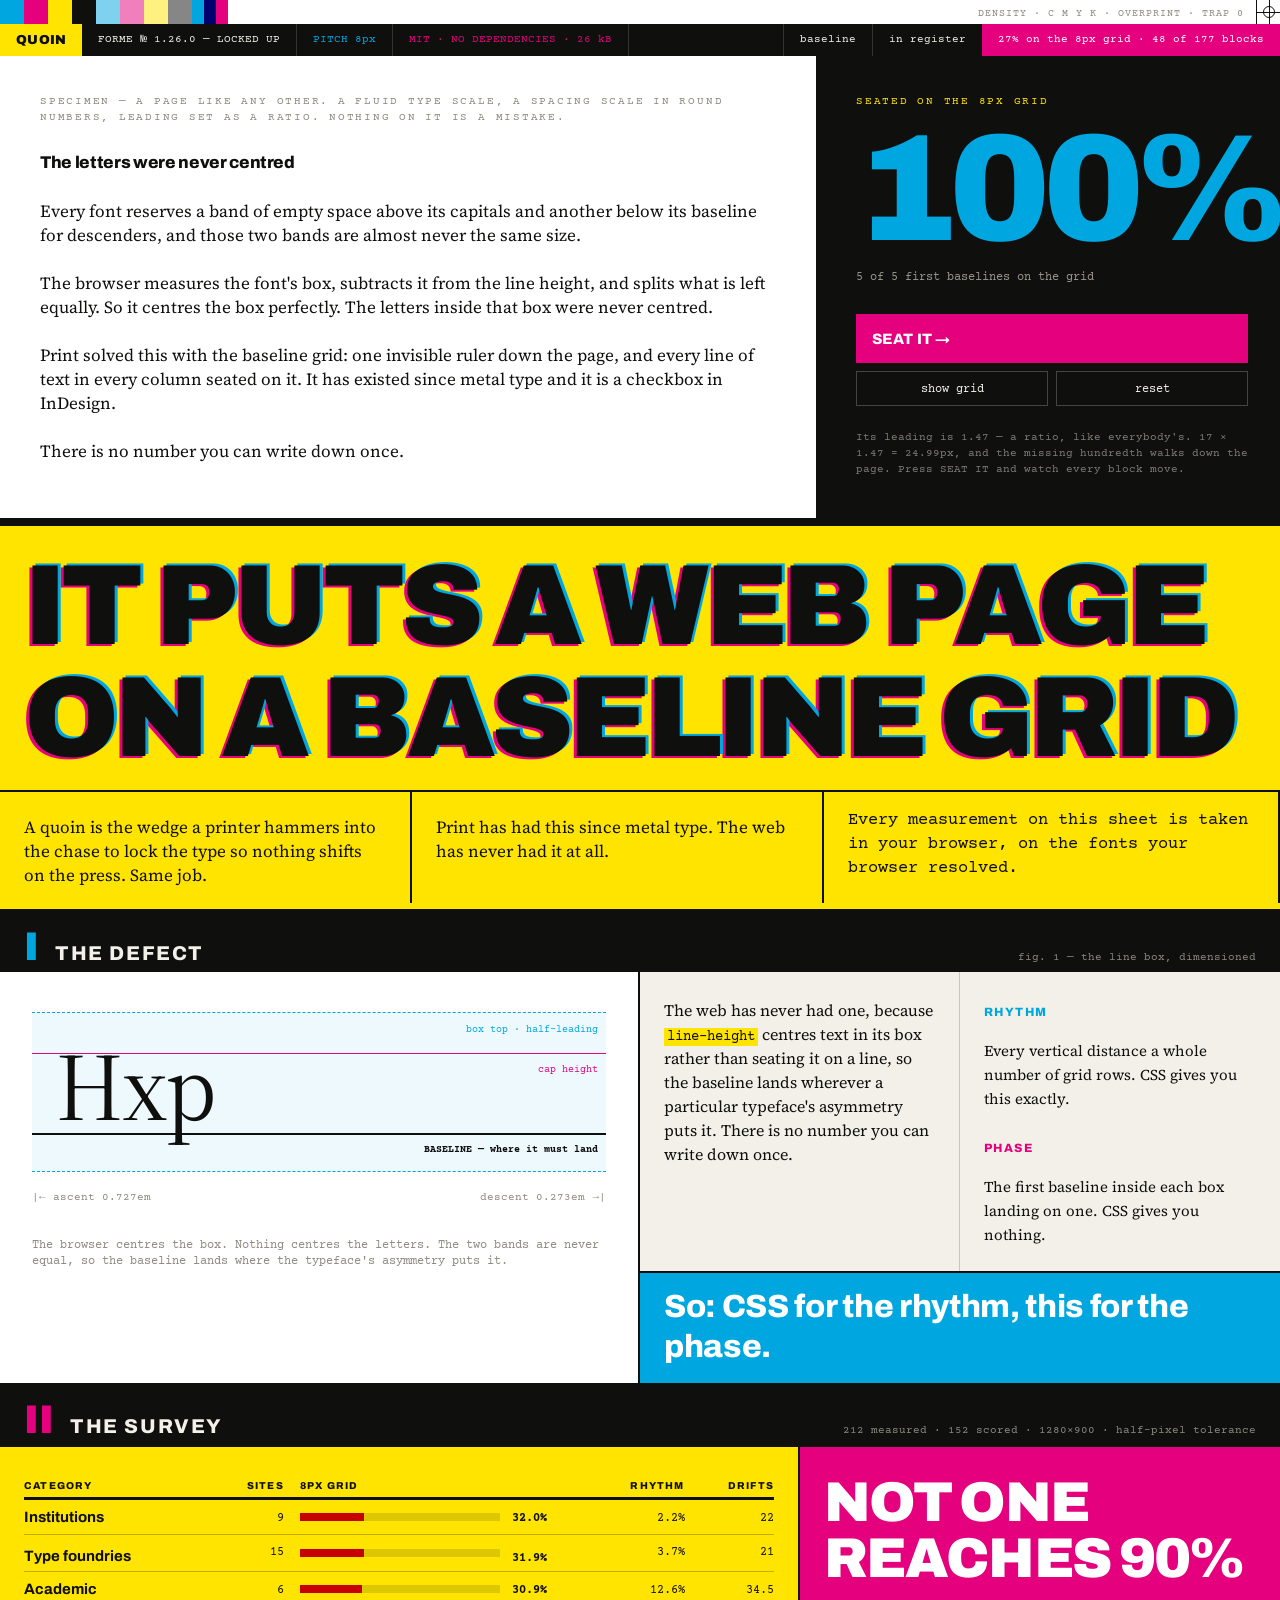
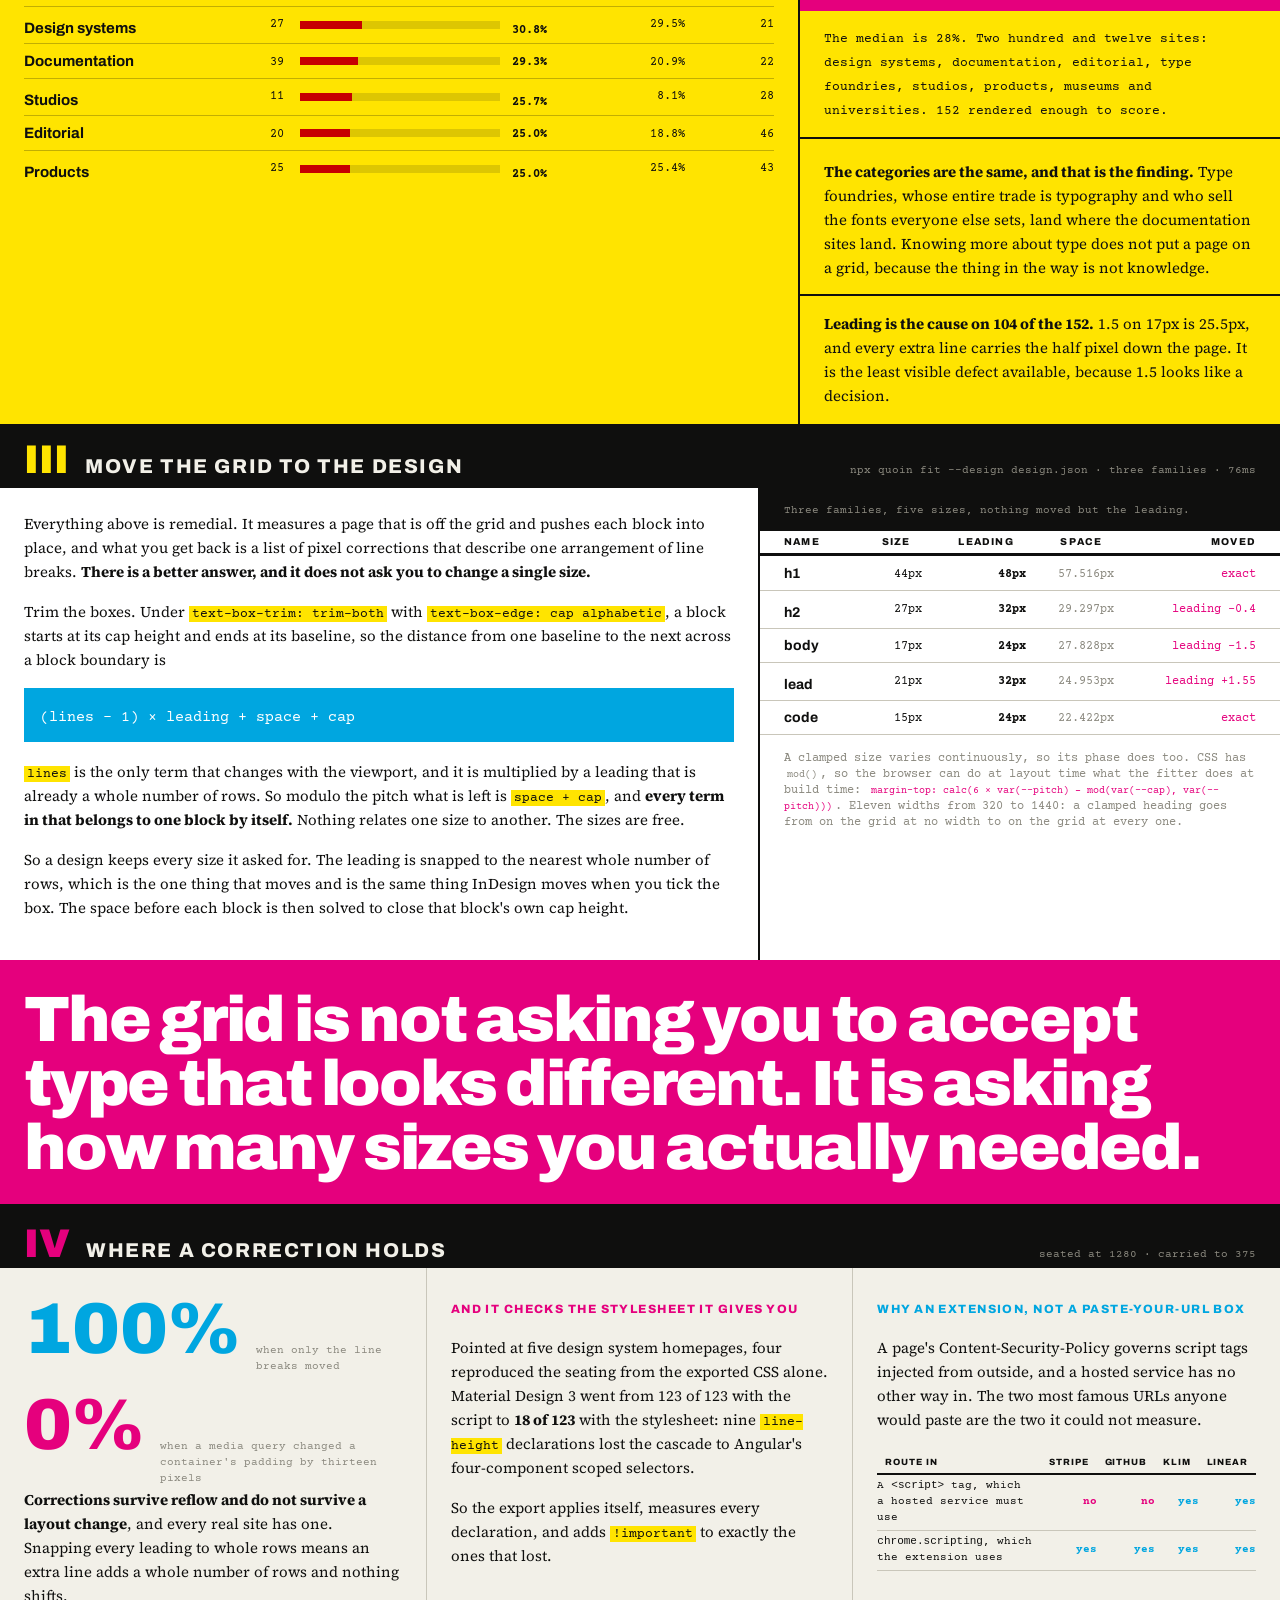
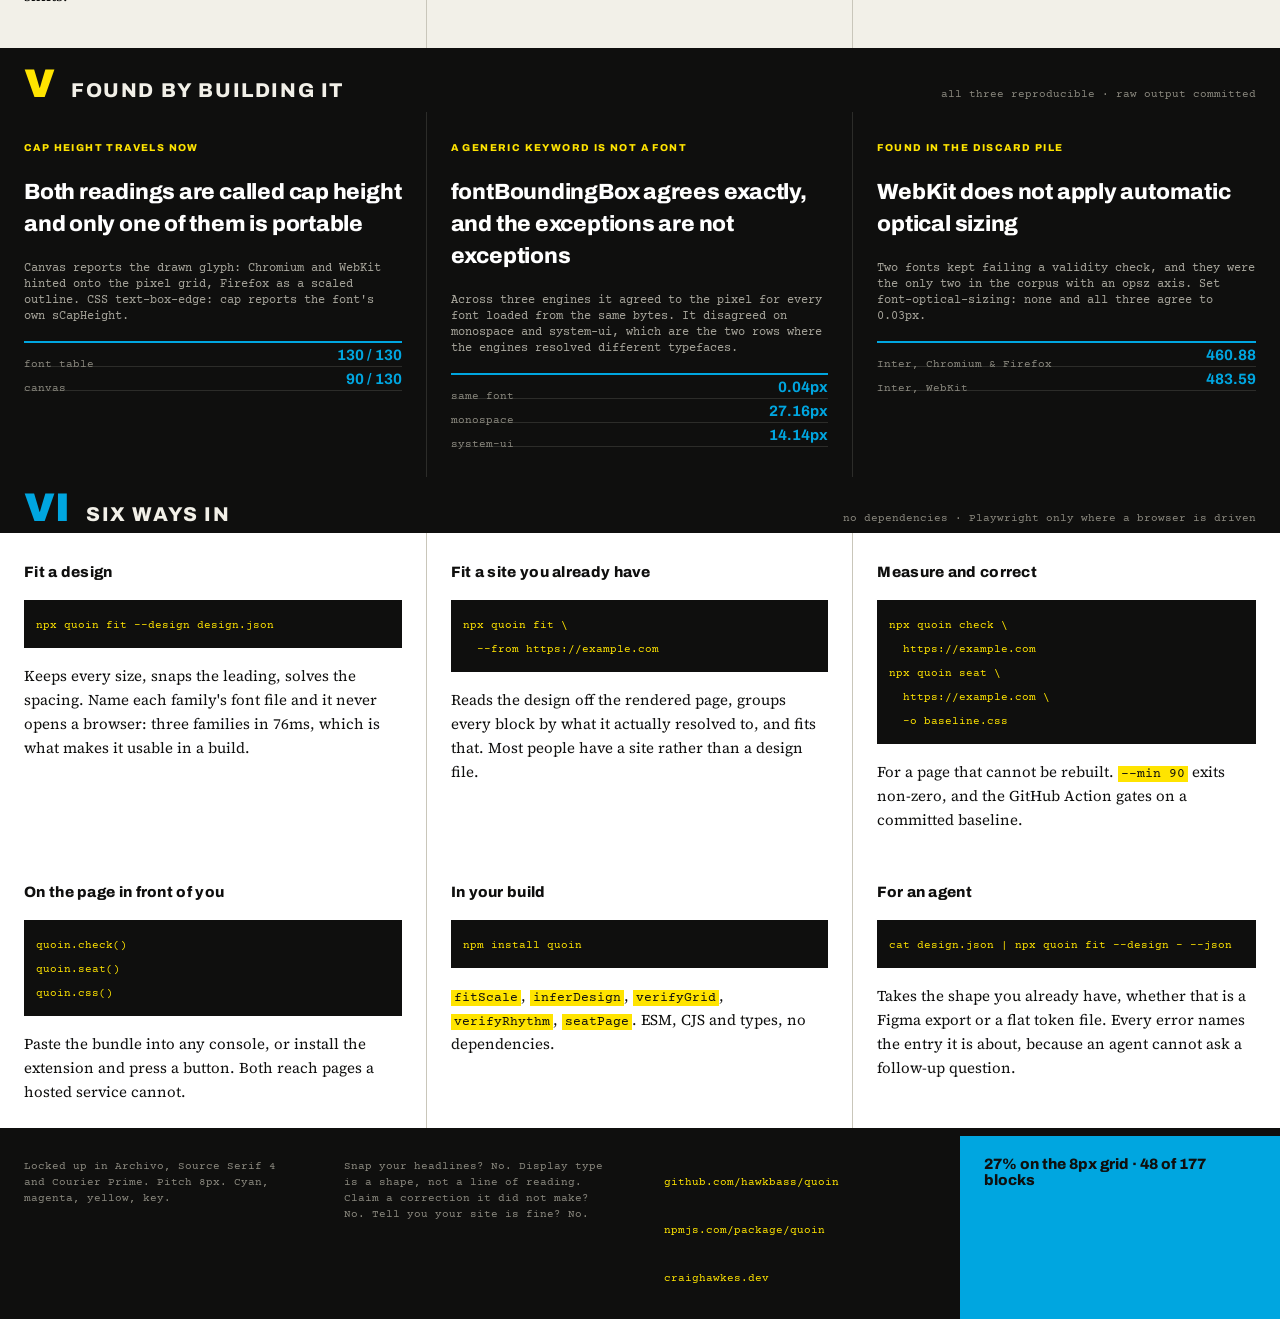
<file: index.html>
<!doctype html>
<html lang="en-GB">
<head>
<meta charset="utf-8">
<meta name="viewport" content="width=device-width, initial-scale=1">

<title>Quoin: a baseline grid for the web</title>
<meta name="description" content="It puts a web page on a baseline grid. Seats every line on a rendered page, re-measures each correction, and exports CSS you can ship without the JavaScript. MIT, no dependencies, 26 kB.">
<link rel="canonical" href="https://quoin.craighawkes.dev/">

<meta property="og:type" content="website">
<meta property="og:url" content="https://quoin.craighawkes.dev/">
<meta property="og:title" content="Quoin: a baseline grid for the web">
<meta property="og:description" content="Print has had baseline grids since metal type. The web has never had one. 212 sites measured, 152 scored, and not one reaches 90%.">
<meta name="twitter:card" content="summary_large_image">
<meta property="og:image" content="https://quoin.craighawkes.dev/og.png">
<meta property="og:image:width" content="1200">
<meta property="og:image:height" content="630">
<meta property="og:image:alt" content="Quoin: a baseline grid for the web. Cyan, magenta and yellow dots beside baseline rules.">
<meta name="twitter:image" content="https://quoin.craighawkes.dev/og.png">

<link rel="icon" href="/icon.svg" type="image/svg+xml">
<link rel="preconnect" href="https://fonts.googleapis.com">
<link rel="preconnect" href="https://fonts.gstatic.com" crossorigin>
<link rel="stylesheet" href="https://fonts.googleapis.com/css2?family=Source+Serif+4:ital,opsz,wght@0,8..60,300;0,8..60,400;0,8..60,600;1,8..60,400&family=Archivo:wght@500;700;800;900&family=Courier+Prime:ital,wght@0,400;0,700;1,400&display=swap">
<link rel="stylesheet" href="/style.css">

<!-- Written by the build, after seating this page at every breakpoint. It has
     to come last: these are the phase corrections, and they win. Without it the
     page scores about 9% against its own argument, which the docket then
     reports in the header, in public. -->
<link rel="stylesheet" href="/baseline.css">

<script type="application/ld+json">
{
  "@context": "https://schema.org",
  "@type": "SoftwareSourceCode",
  "name": "Quoin",
  "description": "A baseline grid for the web. Seats every line on a rendered page, re-measures each correction, and exports CSS.",
  "programmingLanguage": "TypeScript",
  "codeRepository": "https://github.com/hawkbass/quoin",
  "license": "https://opensource.org/licenses/MIT",
  "author": { "@type": "Person", "name": "Craig Hawkes", "url": "https://craighawkes.dev" }
}
</script>
</head>
<body>

<a class="skip" href="#main">Skip to the argument</a>

<div class="page">

  <div class="grid-overlay" aria-hidden="true"></div>
  <div class="cursor-rule" aria-hidden="true"></div>

  <!-- colour bar, trim marks, registration -->
  <div class="bar" aria-hidden="true">
    <span class="sw sw-c"></span><span class="sw sw-m"></span><span class="sw sw-y"></span><span class="sw sw-k"></span>
    <span class="sw sw-c2"></span><span class="sw sw-m2"></span><span class="sw sw-y2"></span><span class="sw sw-k2"></span>
    <span class="sw sw-ov1"></span><span class="sw sw-ov2"></span>
    <span class="bar__fill"></span>
    <span class="bar__label">DENSITY &middot; C M Y K &middot; OVERPRINT &middot; TRAP 0</span>
    <span class="bar__reg"><i></i><i></i><i></i></span>
  </div>

  <!-- docket -->
  <header class="docket">
    <span class="docket__brand">QUOIN</span>
    <span class="docket__cell">FORME &#8470; <span data-version>1.1</span> &mdash; LOCKED UP</span>
    <span class="docket__cell docket__pitch">PITCH 8px</span>
    <span class="docket__cell docket__mit">MIT &middot; NO DEPENDENCIES &middot; 26 kB</span>
    <span class="docket__actions">
      <button type="button" id="gridToggle" aria-pressed="false">baseline</button>
      <button type="button" id="regToggle">in register</button>
    </span>
    <span class="docket__score" data-score>measuring&hellip;</span>
  </header>

  <!-- full-bleed working specimen -->
  <section class="spec" aria-label="A page like any other, seated live">
    <div class="spec__sheet" data-sheet>
      <div class="spec__grid" data-specgrid aria-hidden="true"></div>
      <p class="spec__kicker">Specimen &mdash; a page like any other. A fluid type scale, a spacing scale in round numbers, leading set as a ratio. Nothing on it is a mistake.</p>
      <h2 class="spec__title" data-seat>The letters were never centred</h2>
      <p data-seat>Every font reserves a band of empty space above its capitals and another below its baseline for descenders, and those two bands are almost never the same size.</p>
      <p data-seat>The browser measures the font's box, subtracts it from the line height, and splits what is left equally. So it centres the box perfectly. The letters inside that box were never centred.</p>
      <p data-seat>Print solved this with the baseline grid: one invisible ruler down the page, and every line of text in every column seated on it. It has existed since metal type and it is a checkbox in InDesign.</p>
      <p data-seat>There is no number you can write down once.</p>
    </div>
    <aside class="spec__panel">
      <p class="spec__eyebrow">Seated on the 8px grid</p>
      <p class="bigscore" data-bigscore>&mdash;</p>
      <p class="spec__note" data-specnote>measuring the specimen&hellip;</p>
      <div class="spec__controls">
        <button type="button" id="seatIt" class="btn-seat">SEAT IT &rarr;</button>
        <div class="spec__duo">
          <button type="button" id="specGridBtn">show grid</button>
          <button type="button" id="resetIt">reset</button>
        </div>
      </div>
      <p class="spec__foot">Its leading is 1.47 &mdash; a ratio, like everybody's. 17 &times; 1.47 = 24.99px, and the missing hundredth walks down the page. Press SEAT IT and watch every block move.</p>
    </aside>
  </section>

  <!-- masthead, cropped -->
  <section class="mast">
    <h1 class="mast__title" data-misreg>IT PUTS A WEB PAGE<br>ON A BASELINE GRID</h1>
    <div class="mast__strip">
      <p>A quoin is the wedge a printer hammers into the chase to lock the type so nothing shifts on the press. Same job.</p>
      <p>Print has had this since metal type. The web has never had it at all.</p>
      <p class="mast__fine">Every measurement on this sheet is taken in your browser, on the fonts your browser resolved.</p>
    </div>
  </section>

  <main id="main">

    <!-- PLATE I -->
    <header class="platehead">
      <span class="platehead__num platehead__num--c">I</span>
      <h2 class="platehead__title">THE DEFECT</h2>
      <span class="platehead__fig">fig. 1 &mdash; the line box, dimensioned</span>
    </header>
    <section class="defect">
      <div class="defect__figcell">
        <figure class="linebox">
          <div class="linebox__box">
            <i class="linebox__cap"></i>
            <i class="linebox__base"></i>
            <p class="linebox__glyph">Hxp</p>
            <span class="linebox__tag linebox__tag--top">box top &middot; half-leading</span>
            <span class="linebox__tag linebox__tag--cap">cap height</span>
            <span class="linebox__tag linebox__tag--base">BASELINE &mdash; where it must land</span>
          </div>
          <p class="linebox__dims"><span>|&larr; ascent 0.727em</span><span>descent 0.273em &rarr;|</span></p>
        </figure>
        <p class="defect__caption">The browser centres the box. Nothing centres the letters. The two bands are never equal, so the baseline lands where the typeface's asymmetry puts it.</p>
      </div>
      <div class="defect__side">
        <p class="defect__lead">The web has never had one, because <code class="chip">line-height</code> centres text in its box rather than seating it on a line, so the baseline lands wherever a particular typeface's asymmetry puts it. There is no number you can write down once.</p>
        <div class="defect__cells">
          <h3 class="kick kick--c">RHYTHM</h3>
          <p>Every vertical distance a whole number of grid rows. CSS gives you this exactly.</p>
          <h3 class="kick kick--m">PHASE</h3>
          <p>The first baseline inside each box landing on one. CSS gives you nothing.</p>
        </div>
        <p class="defect__banner">So: CSS for the rhythm, this for the phase.</p>
      </div>
    </section>

    <!-- PLATE II -->
    <header class="platehead">
      <span class="platehead__num platehead__num--m">II</span>
      <h2 class="platehead__title">THE SURVEY</h2>
      <span class="platehead__fig">212 measured &middot; 152 scored &middot; 1280&times;900 &middot; half-pixel tolerance</span>
    </header>
    <section class="survey">
      <div class="survey__tablewrap">
        <div class="tscroll"><table class="t-survey">
          <thead><tr>
            <th scope="col" class="l">CATEGORY</th>
            <th scope="col">SITES</th>
            <th scope="col" class="l wide">8PX GRID</th>
            <th scope="col">RHYTHM</th>
            <th scope="col">DRIFTS</th>
          </tr></thead>
          <tbody>
            <tr><th scope="row">Institutions</th><td>9</td><td class="l"><span class="barcell"><span class="track"><span class="fill" style="width:32%"></span></span><b>32.0%</b></span></td><td>2.2%</td><td>22</td></tr>
            <tr><th scope="row">Type foundries</th><td>15</td><td class="l"><span class="barcell"><span class="track"><span class="fill" style="width:32%"></span></span><b>31.9%</b></span></td><td>3.7%</td><td>21</td></tr>
            <tr><th scope="row">Academic</th><td>6</td><td class="l"><span class="barcell"><span class="track"><span class="fill" style="width:31%"></span></span><b>30.9%</b></span></td><td>12.6%</td><td>34.5</td></tr>
            <tr><th scope="row">Design systems</th><td>27</td><td class="l"><span class="barcell"><span class="track"><span class="fill" style="width:31%"></span></span><b>30.8%</b></span></td><td>29.5%</td><td>21</td></tr>
            <tr><th scope="row">Documentation</th><td>39</td><td class="l"><span class="barcell"><span class="track"><span class="fill" style="width:29%"></span></span><b>29.3%</b></span></td><td>20.9%</td><td>22</td></tr>
            <tr><th scope="row">Studios</th><td>11</td><td class="l"><span class="barcell"><span class="track"><span class="fill" style="width:26%"></span></span><b>25.7%</b></span></td><td>8.1%</td><td>28</td></tr>
            <tr><th scope="row">Editorial</th><td>20</td><td class="l"><span class="barcell"><span class="track"><span class="fill" style="width:25%"></span></span><b>25.0%</b></span></td><td>18.8%</td><td>46</td></tr>
            <tr><th scope="row">Products</th><td>25</td><td class="l"><span class="barcell"><span class="track"><span class="fill" style="width:25%"></span></span><b>25.0%</b></span></td><td>25.4%</td><td>43</td></tr>
          </tbody>
        </table></div>
      </div>
      <aside class="survey__side">
        <p class="survey__big">NOT ONE REACHES 90%</p>
        <p class="survey__note">The median is 28%. Two hundred and twelve sites: design systems, documentation, editorial, type foundries, studios, products, museums and universities. 152 rendered enough to score.</p>
        <p class="survey__finding"><strong>The categories are the same, and that is the finding.</strong> Type foundries, whose entire trade is typography and who sell the fonts everyone else sets, land where the documentation sites land. Knowing more about type does not put a page on a grid, because the thing in the way is not knowledge.</p>
        <p class="survey__finding survey__finding--last"><strong>Leading is the cause on 104 of the 152.</strong> 1.5 on 17px is 25.5px, and every extra line carries the half pixel down the page. It is the least visible defect available, because 1.5 looks like a decision.</p>
      </aside>
    </section>

    <!-- PLATE III -->
    <header class="platehead">
      <span class="platehead__num platehead__num--y">III</span>
      <h2 class="platehead__title">MOVE THE GRID TO THE DESIGN</h2>
      <span class="platehead__fig">npx quoin fit --design design.json &middot; three families &middot; 76ms</span>
    </header>
    <section class="fit">
      <div class="fit__body">
        <div class="fit__text">
          <p class="fit__lead">Everything above is remedial. It measures a page that is off the grid and pushes each block into place, and what you get back is a list of pixel corrections that describe one arrangement of line breaks. <strong>There is a better answer, and it does not ask you to change a single size.</strong></p>
          <p>Trim the boxes. Under <code class="chip">text-box-trim: trim-both</code> with <code class="chip">text-box-edge: cap alphabetic</code>, a block starts at its cap height and ends at its baseline, so the distance from one baseline to the next across a block boundary is</p>
          <p class="formula">(lines &minus; 1) &times; leading + space + cap</p>
          <p><code class="chip">lines</code> is the only term that changes with the viewport, and it is multiplied by a leading that is already a whole number of rows. So modulo the pitch what is left is <code class="chip">space + cap</code>, and <strong>every term in that belongs to one block by itself.</strong> Nothing relates one size to another. The sizes are free.</p>
          <p>So a design keeps every size it asked for. The leading is snapped to the nearest whole number of rows, which is the one thing that moves and is the same thing InDesign moves when you tick the box. The space before each block is then solved to close that block's own cap height.</p>
        </div>
        <aside class="fit__side">
          <div class="tscroll"><table class="t-fit">
            <caption>Three families, five sizes, nothing moved but the leading.</caption>
            <thead><tr>
              <th scope="col" class="l">NAME</th>
              <th scope="col">SIZE</th>
              <th scope="col">LEADING</th>
              <th scope="col">SPACE</th>
              <th scope="col">MOVED</th>
            </tr></thead>
            <tbody>
              <tr><th scope="row">h1</th><td>44px</td><td class="strong">48px</td><td class="faint">57.516px</td><td class="moved">exact</td></tr>
              <tr><th scope="row">h2</th><td>27px</td><td class="strong">32px</td><td class="faint">29.297px</td><td class="moved">leading &minus;0.4</td></tr>
              <tr><th scope="row">body</th><td>17px</td><td class="strong">24px</td><td class="faint">27.828px</td><td class="moved">leading &minus;1.5</td></tr>
              <tr><th scope="row">lead</th><td>21px</td><td class="strong">32px</td><td class="faint">24.953px</td><td class="moved">leading +1.55</td></tr>
              <tr><th scope="row">code</th><td>15px</td><td class="strong">24px</td><td class="faint">22.422px</td><td class="moved">exact</td></tr>
            </tbody>
          </table></div>
          <p class="fit__mod">A clamped size varies continuously, so its phase does too. CSS has <code class="chip chip--plain">mod()</code>, so the browser can do at layout time what the fitter does at build time: <code class="chip chip--m">margin-top: calc(6 &times; var(--pitch) &minus; mod(var(--cap), var(--pitch)))</code>. Eleven widths from 320 to 1440: a clamped heading goes from on the grid at no width to on the grid at every one.</p>
        </aside>
      </div>
      <p class="fit__banner">The grid is not asking you to accept type that looks different. It is asking how many sizes you actually needed.</p>
    </section>

    <!-- PLATE IV -->
    <header class="platehead">
      <span class="platehead__num platehead__num--m">IV</span>
      <h2 class="platehead__title">WHERE A CORRECTION HOLDS</h2>
      <span class="platehead__fig">seated at 1280 &middot; carried to 375</span>
    </header>
    <section class="holds">
      <div class="holds__cell">
        <p class="stat"><span class="stat__num stat__num--c">100%</span><span class="stat__label">when only the line breaks moved</span></p>
        <p class="stat"><span class="stat__num stat__num--m">0%</span><span class="stat__label">when a media query changed a container's padding by thirteen pixels</span></p>
        <p class="holds__body"><strong>Corrections survive reflow and do not survive a layout change</strong>, and every real site has one. Snapping every leading to whole rows means an extra line adds a whole number of rows and nothing shifts.</p>
      </div>
      <div class="holds__cell">
        <h3 class="kick kick--m">AND IT CHECKS THE STYLESHEET IT GIVES YOU</h3>
        <p class="holds__body">Pointed at five design system homepages, four reproduced the seating from the exported CSS alone. Material Design 3 went from 123 of 123 with the script to <strong>18 of 123</strong> with the stylesheet: nine <code class="chip">line-height</code> declarations lost the cascade to Angular's four-component scoped selectors.</p>
        <p class="holds__body holds__body--last">So the export applies itself, measures every declaration, and adds <code class="chip">!important</code> to exactly the ones that lost.</p>
      </div>
      <div class="holds__cell">
        <h3 class="kick kick--c">WHY AN EXTENSION, NOT A PASTE-YOUR-URL BOX</h3>
        <p class="holds__body">A page's Content-Security-Policy governs script tags injected from outside, and a hosted service has no other way in. The two most famous URLs anyone would paste are the two it could not measure.</p>
        <div class="tscroll"><table class="t-csp">
          <thead><tr>
            <th scope="col" class="l">ROUTE IN</th>
            <th scope="col">STRIPE</th>
            <th scope="col">GITHUB</th>
            <th scope="col">KLIM</th>
            <th scope="col">LINEAR</th>
          </tr></thead>
          <tbody>
            <tr><th scope="row" class="l">A <code>&lt;script&gt;</code> tag, which a hosted service must use</th><td class="bad">no</td><td class="bad">no</td><td class="ok">yes</td><td class="ok">yes</td></tr>
            <tr><th scope="row" class="l"><code>chrome.scripting</code>, which the extension uses</th><td class="ok">yes</td><td class="ok">yes</td><td class="ok">yes</td><td class="ok">yes</td></tr>
          </tbody>
        </table></div>
      </div>
    </section>

    <!-- PLATE V -->
    <header class="platehead">
      <span class="platehead__num platehead__num--y">V</span>
      <h2 class="platehead__title">FOUND BY BUILDING IT</h2>
      <span class="platehead__fig">all three reproducible &middot; raw output committed</span>
    </header>
    <section class="findings">
      <article data-reveal>
        <p class="f-kick">Cap height travels now</p>
        <h3>Both readings are called cap height and only one of them is portable</h3>
        <p class="f-body">Canvas reports the drawn glyph: Chromium and WebKit hinted onto the pixel grid, Firefox as a scaled outline. CSS text-box-edge: cap reports the font's own sCapHeight.</p>
        <dl class="f-figs">
          <div><dt>font table</dt><dd>130 / 130</dd></div>
          <div><dt>canvas</dt><dd>90 / 130</dd></div>
        </dl>
      </article>
      <article data-reveal>
        <p class="f-kick">A generic keyword is not a font</p>
        <h3>fontBoundingBox agrees exactly, and the exceptions are not exceptions</h3>
        <p class="f-body">Across three engines it agreed to the pixel for every font loaded from the same bytes. It disagreed on monospace and system-ui, which are the two rows where the engines resolved different typefaces.</p>
        <dl class="f-figs">
          <div><dt>same font</dt><dd>0.04px</dd></div>
          <div><dt>monospace</dt><dd>27.16px</dd></div>
          <div><dt>system-ui</dt><dd>14.14px</dd></div>
        </dl>
      </article>
      <article data-reveal>
        <p class="f-kick">Found in the discard pile</p>
        <h3>WebKit does not apply automatic optical sizing</h3>
        <p class="f-body">Two fonts kept failing a validity check, and they were the only two in the corpus with an opsz axis. Set font-optical-sizing: none and all three agree to 0.03px.</p>
        <dl class="f-figs">
          <div><dt>Inter, Chromium &amp; Firefox</dt><dd>460.88</dd></div>
          <div><dt>Inter, WebKit</dt><dd>483.59</dd></div>
        </dl>
      </article>
    </section>

    <!-- PLATE VI -->
    <header class="platehead">
      <span class="platehead__num platehead__num--c">VI</span>
      <h2 class="platehead__title">SIX WAYS IN</h2>
      <span class="platehead__fig">no dependencies &middot; Playwright only where a browser is driven</span>
    </header>
    <section class="ways">
      <article>
        <h3>Fit a design</h3>
        <pre><code>npx quoin fit --design design.json</code></pre>
        <p>Keeps every size, snaps the leading, solves the spacing. Name each family's font file and it never opens a browser: three families in 76ms, which is what makes it usable in a build.</p>
      </article>
      <article>
        <h3>Fit a site you already have</h3>
        <pre><code>npx quoin fit \
  --from https://example.com</code></pre>
        <p>Reads the design off the rendered page, groups every block by what it actually resolved to, and fits that. Most people have a site rather than a design file.</p>
      </article>
      <article>
        <h3>Measure and correct</h3>
        <pre><code>npx quoin check \
  https://example.com
npx quoin seat \
  https://example.com \
  -o baseline.css</code></pre>
        <p>For a page that cannot be rebuilt. <code>--min 90</code> exits non-zero, and the GitHub Action gates on a committed baseline.</p>
      </article>
      <article>
        <h3>On the page in front of you</h3>
        <pre><code>quoin.check()
quoin.seat()
quoin.css()</code></pre>
        <p>Paste the bundle into any console, or install the extension and press a button. Both reach pages a hosted service cannot.</p>
      </article>
      <article>
        <h3>In your build</h3>
        <pre><code>npm install quoin</code></pre>
        <p><code>fitScale</code>, <code>inferDesign</code>, <code>verifyGrid</code>, <code>verifyRhythm</code>, <code>seatPage</code>. ESM, CJS and types, no dependencies.</p>
      </article>
      <article>
        <h3>For an agent</h3>
        <pre><code>cat design.json | npx quoin fit --design - --json</code></pre>
        <p>Takes the shape you already have, whether that is a Figma export or a flat token file. Every error names the entry it is about, because an agent cannot ask a follow-up question.</p>
      </article>
    </section>

  </main>

  <!-- colophon -->
  <footer class="colo">
    <p class="colo__cell">Locked up in Archivo, Source Serif 4 and Courier Prime. Pitch 8px. Cyan, magenta, yellow, key.</p>
    <p class="colo__cell">Snap your headlines? No. Display type is a shape, not a line of reading. Claim a correction it did not make? No. Tell you your site is fine? No.</p>
    <ul class="colo__links">
      <li><a href="https://github.com/hawkbass/quoin">github.com/hawkbass/quoin</a></li>
      <li><a href="https://www.npmjs.com/package/quoin">npmjs.com/package/quoin</a></li>
      <li><a href="https://craighawkes.dev">craighawkes.dev</a></li>
    </ul>
    <p class="colo__score" data-score>measuring&hellip;</p>
  </footer>

</div>

<script src="/quoin.global.js"></script>
<script src="/main.js"></script>
</body>
</html>
</file>
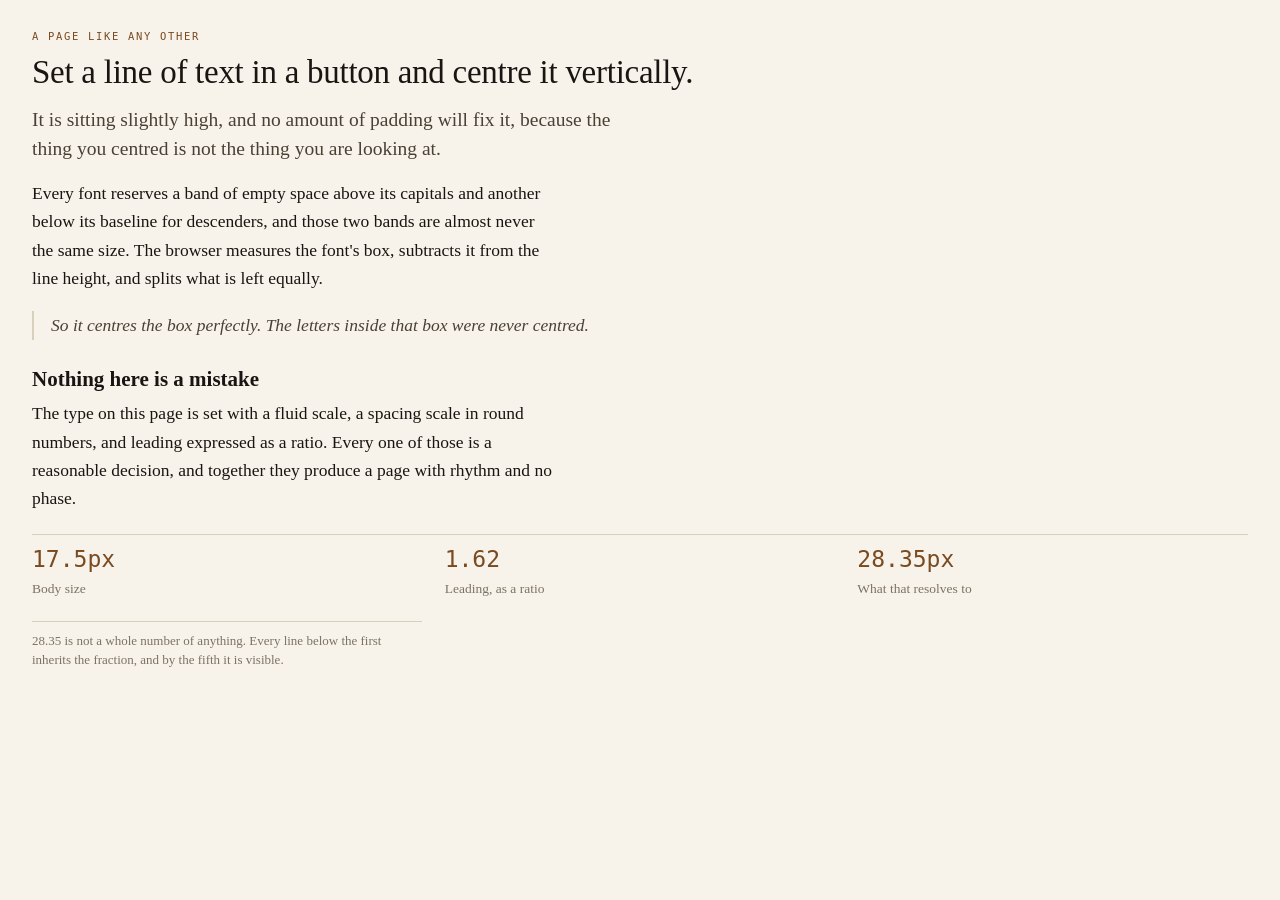
<file: demo.html>
<!doctype html>
<html lang="en">
<head>
<meta charset="utf-8">
<meta name="viewport" content="width=device-width, initial-scale=1">
<title>Specimen</title>
<style>
  /*
     The specimen the front page seats, live.

     Nothing here is exaggerated to make the demonstration look better. It is
     the shape almost every real site has: a fluid type scale, a spacing scale
     in round numbers, and leading set as a ratio. Every one of those is a
     sensible decision and the combination has no phase, because ascent belongs
     to the typeface at its rendered size and a ratio does not know that.

     The line-heights are deliberately left as ratios rather than pixel values,
     which is the single most common cause of the drift this whole tool exists
     to correct.
  */

  :root {
    --ink: #191512;
    --soft: #4A4034;
    --faint: #7C7264;
    --rule: #D8CFBC;
    --paper: #F7F3EA;
  }

  * { box-sizing: border-box; }

  html { font-family: "EB Garamond", Georgia, "Times New Roman", serif; }

  body {
    margin: 0;
    padding: 28px 32px 40px;
    background: var(--paper);
    color: var(--ink);
    font-size: 17.5px;
    line-height: 1.62;
  }

  .kicker {
    font-family: ui-monospace, SFMono-Regular, Consolas, monospace;
    font-size: 10.5px;
    letter-spacing: 0.16em;
    text-transform: uppercase;
    color: #7A4A20;
    margin: 0 0 9px;
  }

  h1 {
    font-size: 33px;
    line-height: 1.14;
    font-weight: 400;
    margin: 0 0 13px;
    letter-spacing: -0.008em;
  }

  h2 {
    font-size: 21px;
    line-height: 1.28;
    font-weight: 600;
    margin: 26px 0 7px;
  }

  p { margin: 0 0 15px; max-width: 60ch; }

  .lede { font-size: 19.5px; line-height: 1.52; color: var(--soft); }

  blockquote {
    margin: 19px 0;
    padding-left: 17px;
    border-left: 2px solid var(--rule);
    font-style: italic;
    color: var(--soft);
  }

  .row {
    display: flex;
    gap: 22px;
    align-items: flex-end;
    border-top: 1px solid var(--rule);
    margin-top: 21px;
    padding-top: 11px;
  }
  .row div { flex: 1; }
  .row b {
    display: block;
    font-family: ui-monospace, SFMono-Regular, Consolas, monospace;
    font-size: 23px;
    line-height: 1.2;
    font-weight: 400;
    color: #7A4A20;
  }
  .row span { font-size: 13.5px; line-height: 1.45; color: var(--faint); }

  .note {
    font-size: 13px;
    line-height: 1.5;
    color: var(--faint);
    border-top: 1px solid var(--rule);
    margin-top: 19px;
    padding-top: 9px;
  }
</style>
<script src="/quoin.global.js"></script>
</head>
<body>

  <p class="kicker">A page like any other</p>

  <h1>Set a line of text in a button and centre it vertically.</h1>

  <p class="lede">It is sitting slightly high, and no amount of padding will fix
  it, because the thing you centred is not the thing you are looking at.</p>

  <p>Every font reserves a band of empty space above its capitals and another
  below its baseline for descenders, and those two bands are almost never the
  same size. The browser measures the font's box, subtracts it from the line
  height, and splits what is left equally.</p>

  <blockquote>So it centres the box perfectly. The letters inside that box were
  never centred.</blockquote>

  <h2>Nothing here is a mistake</h2>

  <p>The type on this page is set with a fluid scale, a spacing scale in round
  numbers, and leading expressed as a ratio. Every one of those is a reasonable
  decision, and together they produce a page with rhythm and no phase.</p>

  <div class="row">
    <div><b>17.5px</b><span>Body size</span></div>
    <div><b>1.62</b><span>Leading, as a ratio</span></div>
    <div><b>28.35px</b><span>What that resolves to</span></div>
  </div>

  <p class="note">28.35 is not a whole number of anything. Every line below the
  first inherits the fraction, and by the fifth it is visible.</p>

</body>
</html>
</file>
<file: style.css>
/*
   Quoin — the site for a baseline grid.

   Locked up like a printing forme: one 8px pitch, four inks (cyan, magenta,
   yellow, key) on paper, three typefaces — Archivo for display, Source Serif 4
   for reading, Courier Prime for measurement. Every distance below is a whole
   number of rows; the page argues for what it practises.
*/

:root {
  --pitch: 8px;
  /* inks */
  --k: #0F0F0E;          /* key */
  --paper: #F2F0E8;
  --white: #FFFFFF;
  --c: #00A6E0;          /* cyan */
  --m: #E5007D;          /* magenta */
  --y: #FFE400;          /* yellow */
  /* supporting neutrals */
  --faint: #8B897F;
  --rule: #C9C6BA;
  /* type */
  --s: "Source Serif 4", Georgia, serif;
  --m2: "Archivo", ui-sans-serif, sans-serif;
  --t: "Courier Prime", ui-monospace, monospace;
}

* { box-sizing: border-box; }

html { -webkit-text-size-adjust: 100%; }

/*
   Grid items may be narrower than their contents.

   A grid item's `min-width` is `auto`, which means a track never shrinks below
   its item's min-content width. One `pre` holding `npx quoin fit --design
   design.json` is 347px that will not fold, so the single-column track on a
   phone measured 395px against a 375px screen and the whole sheet hung 20px
   off the right edge.

   `overflow-x: hidden` on the root used to sit here and hide it. It hid the
   symptom in both directions: the page looked contained, and the next element
   to do the same thing would also look contained. The tables scroll in their
   own `.tscroll` boxes, the code blocks scroll in theirs, and nothing needs the
   root to clip for it.
*/
.spec, .mast__strip, .defect, .defect__side, .survey, .fit__body,
.holds, .findings, .ways, .colo { min-width: 0; }
.spec > *, .mast__strip > *, .defect > *, .defect__side > *, .survey > *,
.fit__body > *, .holds > *, .findings > *, .ways > *, .colo > * { min-width: 0; }

body {
  margin: 0;
  background: var(--paper);
  color: var(--k);
  font-family: var(--s);
  font-size: 16px;
  line-height: 24px;
}

.page { position: relative; }

/* The two overlays live inside .page so their grid stays anchored to the
   document, not the viewport — a grid that scrolls with the page is not the
   grid the page is set on. */
.grid-overlay {
  position: absolute;
  inset: 0;
  z-index: 89;
  pointer-events: none;
  opacity: 0;
  transition: opacity 140ms linear;
  background-image: repeating-linear-gradient(
    to bottom,
    rgba(229, 0, 125, .35) 0 1px,
    transparent 1px var(--pitch)
  );
}
body.grid-on .grid-overlay { opacity: 1; }

.cursor-rule {
  position: absolute;
  left: 0;
  right: 0;
  top: 0;
  height: 1px;
  z-index: 90;
  pointer-events: none;
  background: var(--c);
  opacity: 0;
  transition: opacity 200ms linear;
}
body.rule-live .cursor-rule { opacity: .5; }

/* ---------------------------------------------------------------- *
   Colour bar, trim marks, registration
* ---------------------------------------------------------------- */
/* Three rows tall, stated rather than inherited.

   The height used to come from `.bar__label`'s line box, which is the one thing
   in here that is hidden on a narrow screen. So hiding the caption collapsed
   the whole colour bar to the 1px of its own border, and the four inks the page
   is printed in disappeared on every phone. A strip whose height depends on the
   caption it can do without is not a strip, it is a caption. */
.bar {
  display: flex;
  align-items: stretch;
  height: 24px;
  background: var(--white);
  /* The rule is drawn, not laid out. A 1px border inside a 24px box leaves
     the swatches 23px, which is three rows less a pixel for every ink on
     the strip. A shadow puts the line on the bottom edge and costs the
     layout nothing. */
  box-shadow: 0 1px 0 var(--k);
}
.sw { width: 24px; flex: none; }
.sw-c  { background: var(--c); }
.sw-m  { background: var(--m); }
.sw-y  { background: var(--y); }
.sw-k  { background: var(--k); }
.sw-c2 { background: rgba(0, 166, 224, .5); }
.sw-m2 { background: rgba(229, 0, 125, .5); }
.sw-y2 { background: rgba(255, 228, 0, .5); }
.sw-k2 { background: rgba(15, 15, 14, .5); }
.sw-ov1 { background: var(--c); mix-blend-mode: multiply; }
.sw-ov2 { background: var(--m); mix-blend-mode: multiply; margin-left: -12px; }
.bar__fill { flex: 1; }
.bar__label {
  padding: 2px 12px;
  font-family: var(--t);
  font-size: 10px;
  line-height: 16px;
  color: var(--faint);
  letter-spacing: .1em;
  white-space: nowrap;
}
.bar__reg { position: relative; width: 24px; flex: none; border-left: 1px solid var(--k); }
.bar__reg i { position: absolute; background: var(--k); }
.bar__reg i:nth-child(1) { left: 50%; top: 0; bottom: 0; width: 1px; }
.bar__reg i:nth-child(2) { top: 50%; left: 0; right: 0; height: 1px; }
.bar__reg i:nth-child(3) {
  left: 50%; top: 50%;
  width: 12px; height: 12px;
  margin: -6px 0 0 -6px;
  border: 1px solid var(--k);
  border-radius: 50%;
  background: transparent;
}

/* ---------------------------------------------------------------- *
   Docket
* ---------------------------------------------------------------- */
.docket {
  display: flex;
  align-items: stretch;
  flex-wrap: nowrap;
  white-space: nowrap;
  overflow-x: auto;
  background: var(--k);
  color: var(--paper);
  font-family: var(--t);
  font-size: 11px;
  line-height: 24px;
}
.docket__brand {
  padding: 4px 16px;
  background: var(--y);
  color: var(--k);
  font-family: var(--m2);
  font-weight: 900;
  letter-spacing: .02em;
  font-size: 13px;
}
.docket__cell { padding: 4px 16px; border-right: 1px solid #333; }
.docket__pitch { color: var(--c); }
.docket__mit { color: var(--m); }
.docket__actions { display: flex; margin-left: auto; }
.docket__actions button {
  font-family: var(--t);
  font-size: 11px;
  line-height: 24px;
  padding: 4px 16px;
  border: 0;
  border-left: 1px solid #333;
  background: transparent;
  color: var(--paper);
  cursor: pointer;
}
.docket__actions button:hover { background: rgba(255, 255, 255, .08); }
.docket__score { padding: 4px 16px; background: var(--m); color: #fff; }

/* ---------------------------------------------------------------- *
   The working specimen
* ---------------------------------------------------------------- */
.spec {
  display: grid;
  grid-template-columns: 1fr 456px;
  border-bottom: 8px solid var(--k);
}
.spec__sheet {
  position: relative;
  background: var(--white);
  border-right: 8px solid var(--k);
  padding: 32px 40px 40px;
}
.spec__grid {
  position: absolute;
  inset: 0;
  pointer-events: none;
  opacity: 0;
  transition: opacity 120ms linear;
  background-image: repeating-linear-gradient(
    to bottom,
    rgba(0, 166, 224, .5) 0 1px,
    transparent 1px 8px
  );
}
.spec__grid.on { opacity: 1; }
.spec__kicker {
  position: relative;
  margin: 0 0 24px;
  font-family: var(--t);
  font-size: 11px;
  line-height: 16px;
  letter-spacing: .16em;
  text-transform: uppercase;
  color: var(--faint);
}
.spec__sheet [data-seat] { position: relative; margin: 0 0 24px; font-size: 17px; line-height: 24px; }
.spec__sheet [data-seat]:last-child { margin-bottom: 0; }
.spec__title {
  font-family: var(--m2);
  font-size: 31px;
  line-height: 40px;
  font-weight: 800;
  letter-spacing: -.02em;
}
.spec__panel {
  background: var(--k);
  color: var(--paper);
  padding: 32px 32px 40px;
  display: flex;
  flex-direction: column;
}
.spec__eyebrow {
  margin: 0 0 8px;
  font-family: var(--t);
  font-size: 11px;
  line-height: 16px;
  letter-spacing: .16em;
  text-transform: uppercase;
  color: var(--y);
}
.bigscore {
  margin: 0;
  font-family: var(--m2);
  font-size: 152px;
  line-height: 144px;
  font-weight: 900;
  letter-spacing: -.05em;
  color: var(--c);
}
.spec__note { margin: 0 0 24px; font-family: var(--t); font-size: 12px; line-height: 24px; color: #9A988E; }
.spec__controls { display: grid; gap: 8px; margin-bottom: 24px; }
.btn-seat {
  font-family: var(--m2);
  font-weight: 800;
  font-size: 15px;
  letter-spacing: .02em;
  line-height: 24px;
  padding: 12px 16px;
  border: 0;
  background: var(--m);
  color: #fff;
  cursor: pointer;
  text-align: left;
}
.btn-seat:hover { background: #F23D97; }
.spec__duo { display: grid; grid-template-columns: 1fr 1fr; gap: 8px; }
.spec__duo button {
  font-family: var(--t);
  font-size: 12px;
  line-height: 16px;
  padding: 7px 12px;
  border: 1px solid #444;
  background: transparent;
  color: var(--paper);
  cursor: pointer;
}
.spec__duo button:hover { border-color: var(--paper); }
.spec__foot { margin: auto 0 0; font-family: var(--t); font-size: 11px; line-height: 16px; color: #7E7C73; }

/* ---------------------------------------------------------------- *
   Masthead, cropped
* ---------------------------------------------------------------- */
.mast { position: relative; background: var(--y); border-bottom: 8px solid var(--k); overflow: hidden; container-type: inline-size; }
.mast__title {
  margin: 0;
  padding: 24px 0 16px 24px;
  font-family: var(--m2);
  font-weight: 900;
  /* Sized to the sheet, not the viewport. The widest line ("ON A BASELINE GRID")
     measures ~10.6em in Archivo Black, so dividing the available width by 11
     leaves headroom and both rows sit fully on canvas from a phone up to a wall,
     never cropped by the sheet's overflow. */
  font-size: min(130px, calc((100cqw - 24px) / 11));
  /*
     Snapped, because a ratio on a fluid size cannot be on a grid.

     The size above is continuous in the container width, so a ratio leading is
     continuous too, and a two-line masthead whose height changes by fractions
     of a pixel as the window moves takes the whole page below it along. That is
     the largest single reason a correction measured at one width was wrong at
     the next one.

     round() snaps the computed leading to whole rows, so the height steps by
     8px instead of sliding. The type stays fluid; only its leading is discrete,
     which is the arrangement the README recommends and this page had not taken.
  */
  line-height: round(.95em, 8px);
  letter-spacing: -.04em;
  white-space: nowrap;
  color: var(--k);
  /* out of register by default — a decision, not an accident */
  text-shadow: 3px -2px 0 var(--c), -3px 2px 0 var(--m);
}
body.reg-in .mast__title { text-shadow: none; }
.mast__strip { display: grid; grid-template-columns: 1fr 1fr 456px; border-top: 2px solid var(--k); }
.mast__strip { padding-bottom: 6px; }
.mast__strip p { margin: 0; padding: 16px 24px; border-right: 2px solid var(--k); font-size: 17px; line-height: 24px; }
.mast__fine { font-family: var(--t); font-size: 12px; line-height: 24px; border-right: 0; }

/* ---------------------------------------------------------------- *
   Plate headers
* ---------------------------------------------------------------- */
.platehead {
  display: flex;
  align-items: baseline;
  gap: 16px;
  background: var(--k);
  color: var(--paper);
  padding: 8px 24px;
  /* Seven rows, stated. Three faces at three sizes aligned on their baselines
     make a row whose height is a fact about the fonts, not about the design,
     and it came out at 43px. */
  height: 56px;
}
.platehead__num { font-family: var(--m2); font-weight: 900; font-size: 40px; line-height: 40px; }
.platehead__num--c { color: var(--c); }
.platehead__num--m { color: var(--m); }
.platehead__num--y { color: var(--y); }
.platehead__title { margin: 0; font-family: var(--m2); font-weight: 800; font-size: 20px; letter-spacing: .08em; }
.platehead__fig { margin-left: auto; font-family: var(--t); font-size: 11px; color: #8B897F; white-space: nowrap; }

/* Inline measurement chips */
/* An inline run at a different size makes its line taller than the
   line-height says: its baseline sits lower inside its own box, and the
   line box is the union of the two. One pixel per wrapped line, which is
   how a table of five rows came out 41px tall against a 16px leading. A
   zero contributes no box of its own, so the parent's strut governs the
   line and the glyphs draw exactly where they did. */
code, kbd, samp { line-height: 0; }
.chip { font-family: var(--t); font-size: .85em; line-height: 0; background: var(--y); padding: 1px 3px; }
.chip--plain { background: none; }
.chip--m { background: none; color: var(--m); }

/* Tables scroll inside their own box, never the page. */
.tscroll { overflow-x: auto; -webkit-overflow-scrolling: touch; }
.fit__side, .holds__cell, .survey__tablewrap { min-width: 0; overflow-x: auto; -webkit-overflow-scrolling: touch; }

/* ---------------------------------------------------------------- *
   Plate I — the defect
* ---------------------------------------------------------------- */
.defect { display: grid; grid-template-columns: 640px 1fr; border-bottom: 8px solid var(--k); }
.defect__figcell { position: relative; background: var(--white); border-right: 2px solid var(--k); padding: 40px 32px 32px; }
.linebox { margin: 0; }
.linebox__box {
  position: relative;
  height: 160px;
  border-top: 1px dashed var(--c);
  border-bottom: 1px dashed var(--c);
  background: rgba(0, 166, 224, .07);
}
.linebox__cap { position: absolute; left: 0; right: 0; top: 40px; height: 1px; background: var(--m); }
.linebox__base { position: absolute; left: 0; right: 0; top: 120px; height: 2px; background: var(--k); }
.linebox__glyph { position: absolute; left: 24px; top: 24px; margin: 0; font-family: var(--s); font-size: 96px; line-height: 96px; }
.linebox__tag { position: absolute; right: 8px; margin: 0; font-family: var(--t); font-size: 10px; white-space: nowrap; }
.linebox__tag--top { top: 2px; color: var(--c); }
.linebox__tag--cap { top: 42px; color: var(--m); }
.linebox__tag--base { top: 122px; font-weight: 700; }
.linebox__dims { display: flex; justify-content: space-between; gap: 8px; padding-top: 8px; margin: 0; font-family: var(--t); font-size: 11px; color: var(--faint); }
.defect__caption { margin: 24px 0 0; font-family: var(--t); font-size: 12px; line-height: 16px; color: var(--faint); }
.defect__side { display: grid; grid-template-columns: 1fr 1fr; background: var(--paper); }
.defect__lead { margin: 0; padding: 24px; border-right: 1px solid var(--rule); font-size: 16px; line-height: 24px; }
.defect__cells { padding: 24px; }
.kick { margin: 0 0 8px; font-family: var(--m2); font-size: 12px; font-weight: 800; letter-spacing: .12em; }
.kick--c { color: var(--c); }
.kick--m { color: var(--m); }
.defect__cells p { margin: 0 0 24px; font-size: 15px; line-height: 24px; }
.defect__cells p:last-child { margin-bottom: 0; }
.defect__banner {
  grid-column: span 2;
  margin: 0;
  padding: 14px 24px 16px;
  border-top: 2px solid var(--k);
  background: var(--c);
  color: #fff;
  font-family: var(--m2);
  font-weight: 800;
  font-size: 32px;
  line-height: 40px;
  letter-spacing: -.01em;
}

/* ---------------------------------------------------------------- *
   Plate II — the survey
* ---------------------------------------------------------------- */
.survey { background: var(--y); border-bottom: 8px solid var(--k); display: grid; grid-template-columns: 1fr 480px; }
.survey__tablewrap { padding: 24px; border-right: 2px solid var(--k); overflow-x: auto; }
.t-survey, .t-fit {
  width: 100%;
  border-collapse: separate;
  border-spacing: 0;
  font-family: var(--t);
  font-size: 12px;
  line-height: 24px;
  font-variant-numeric: tabular-nums;
}
.t-survey thead th {
  font-family: var(--m2);
  font-weight: 800;
  font-size: 10px;
  letter-spacing: .12em;
  color: var(--k);
  border-bottom: 3px solid var(--k);
  padding: 2px 0 3px 16px;
  line-height: 16px;
  text-align: right;
}
.t-survey thead th.l, .t-fit thead th.l { text-align: left; }
.t-survey thead th:first-child { padding-left: 0; }
.t-survey thead th.wide { width: 300px; }
.t-survey tbody th[scope="row"] {
  text-align: left;
  font-family: var(--m2);
  font-size: 15px;
  font-weight: 700;
  line-height: 24px;
  padding: 4px 16px 3px 0;
  border-bottom: 1px solid rgba(15, 15, 14, .25);
}
.t-survey tbody td { text-align: right; line-height: 24px; padding: 4px 0 3px 16px; border-bottom: 1px solid rgba(15, 15, 14, .25); }
.t-survey tbody td.l { text-align: left; }
.t-survey tbody tr:last-child th, .t-survey tbody tr:last-child td { border-bottom: 0; padding-bottom: 4px; }
.barcell { display: flex; align-items: center; gap: 12px; }
.track { flex: none; width: 200px; height: 8px; background: rgba(15, 15, 14, .14); }
.fill { display: block; height: 8px; background: var(--m); mix-blend-mode: multiply; }
.barcell b { font-weight: 700; }
.survey__big {
  margin: 0;
  padding: 24px;
  background: var(--m);
  color: #fff;
  font-family: var(--m2);
  font-weight: 900;
  font-size: 56px;
  line-height: 56px;
  letter-spacing: -.03em;
}
.survey__note { margin: 0; padding: 16px 24px 14px; border-bottom: 2px solid var(--k); font-family: var(--t); font-size: 13px; line-height: 24px; }
.survey__finding { margin: 0; padding: 16px 24px 14px; border-bottom: 2px solid var(--k); font-size: 15px; line-height: 24px; }
.survey__finding--last { border-bottom: 0; padding-bottom: 16px; }

/* ---------------------------------------------------------------- *
   Plate III — the fit
* ---------------------------------------------------------------- */
.fit { border-bottom: 8px solid var(--k); }
.fit__body { display: grid; grid-template-columns: 1fr 520px; background: var(--white); }
.fit__text { padding: 24px; border-right: 2px solid var(--k); }
.fit__text p { margin: 0 0 16px; font-size: 15px; line-height: 24px; }
.fit__lead { font-size: 19px; line-height: 32px; }
.formula { padding: 12px 16px; background: var(--c); color: #fff; font-family: var(--t); font-size: 15px; line-height: 24px; }
.t-fit caption {
  text-align: left;
  padding: 12px 24px;
  background: var(--k);
  color: #8B897F;
  font-family: var(--t);
  font-size: 11px;
  line-height: 16px;
}
.t-fit thead th {
  font-family: var(--m2);
  font-weight: 800;
  font-size: 10px;
  letter-spacing: .12em;
  border-bottom: 3px solid var(--k);
  padding: 2px 12px 3px;
  line-height: 16px;
  text-align: right;
}
.t-fit thead th.l { text-align: left; }
.t-fit thead th:first-child { padding-left: 24px; }
.t-fit thead th:last-child { padding-right: 24px; }
.t-fit tbody th[scope="row"] {
  text-align: left;
  font-family: var(--m2);
  font-size: 14px;
  font-weight: 700;
  line-height: 24px;
  padding: 4px 12px 3px 24px;
  border-bottom: 1px solid var(--rule);
}
.t-fit tbody td { text-align: right; padding: 4px 0 3px 12px; border-bottom: 1px solid var(--rule); }
.t-fit tbody td:last-child { padding-right: 24px; }
.t-fit tbody tr:hover { background: var(--y); }
.t-fit .strong { font-weight: 700; }
.t-fit .faint { color: var(--faint); }
.t-fit .moved { color: var(--m); }
.fit__mod { margin: 0; padding: 16px 24px; font-family: var(--t); font-size: 12px; line-height: 16px; color: var(--faint); }
.fit__banner {
  margin: 0;
  padding: 24px;
  background: var(--m);
  color: #fff;
  font-family: var(--m2);
  font-weight: 900;
  font-size: 64px;
  line-height: 64px;
  letter-spacing: -.035em;
  text-wrap: balance;
}

/* ---------------------------------------------------------------- *
   Plate IV — where a correction holds
* ---------------------------------------------------------------- */
.holds { display: grid; grid-template-columns: 1fr 1fr 1fr; background: var(--paper); border-bottom: 8px solid var(--k); }
.holds__cell { padding: 24px; border-right: 1px solid var(--rule); }
.holds__cell:last-child { border-right: 0; }
.stat { margin: 0 0 16px; display: flex; align-items: baseline; gap: 16px; height: 80px; }
.stat__num { font-family: var(--m2); font-weight: 900; font-size: 72px; line-height: 64px; }
.stat__num--c { color: var(--c); }
.stat__num--m { color: var(--m); }
.stat__label { font-family: var(--t); font-size: 11px; line-height: 16px; color: var(--faint); }
.holds__body { margin: 0 0 16px; font-size: 15px; line-height: 24px; }
.holds__body--last { margin-bottom: 0; }
.t-csp { width: 100%; border-collapse: separate; border-spacing: 0; font-family: var(--t); font-size: 11px; line-height: 16px; }
.t-csp thead th {
  font-family: var(--m2);
  font-size: 9px;
  letter-spacing: .1em;
  font-weight: 800;
  border-bottom: 2px solid var(--k);
  padding: 3px 8px 3px;
  text-align: right;
}
.t-csp thead th.l { text-align: left; }
.t-csp tbody th[scope="row"] { text-align: left; font-weight: 400; padding: 3px 8px 4px 0; border-bottom: 1px solid var(--rule); }
.t-csp tbody td { text-align: right; padding: 3px 0 4px 8px; border-bottom: 1px solid var(--rule); font-weight: 700; }
.t-csp .ok { color: var(--c); }
.t-csp .bad { color: var(--m); }

/* ---------------------------------------------------------------- *
   Plate V — found by building it
* ---------------------------------------------------------------- */
.findings { background: var(--k); color: var(--paper); display: grid; grid-template-columns: repeat(3, 1fr); }
.findings article { padding: 24px; border-right: 1px solid #2C2C29; }
.findings article:last-child { border-right: 0; }
[data-reveal] { opacity: 0; transform: translateY(10px); }
[data-reveal].is-in { transition: opacity 700ms cubic-bezier(.2, .6, .2, 1), transform 700ms cubic-bezier(.2, .6, .2, 1); opacity: 1; transform: translateY(0); }
.f-kick { margin: 0 0 16px; font-family: var(--m2); font-size: 10px; font-weight: 800; letter-spacing: .14em; text-transform: uppercase; color: var(--y); }
.findings h3 { margin: 0 0 16px; font-family: var(--m2); font-size: 22px; line-height: 32px; font-weight: 800; letter-spacing: -.01em; color: #fff; }
.f-body { margin: 0 0 16px; font-family: var(--t); font-size: 12px; line-height: 16px; color: #A9A79D; }
.f-figs { margin: 0; padding-bottom: 6px; border-top: 2px solid var(--c); }
.f-figs div { display: flex; align-items: baseline; gap: 8px; height: 24px; line-height: 24px; border-bottom: 1px solid #2C2C29; }
.f-figs dt { font-family: var(--t); font-size: 11px; color: #8B897F; flex: 1 1 auto; white-space: nowrap; overflow: hidden; text-overflow: ellipsis; }
.f-figs dd { margin: 0; flex: none; font-family: var(--m2); font-weight: 700; font-size: 15px; font-variant-numeric: tabular-nums; color: var(--c); }

/* ---------------------------------------------------------------- *
   Plate VI — six ways in
* ---------------------------------------------------------------- */
.ways { display: grid; grid-template-columns: repeat(3, 1fr); border-bottom: 8px solid var(--k); background: var(--white); }
.ways article { padding: 24px; border-right: 1px solid var(--rule); }
.ways article:nth-child(3n) { border-right: 0; }
.ways h3 { margin: 0 0 16px; font-family: var(--m2); font-size: 15px; line-height: 24px; font-weight: 800; letter-spacing: .02em; }
.ways pre { margin: 0 0 16px; padding: 12px; background: var(--k); overflow-x: auto; }
.ways code { font-family: var(--t); font-size: 11px; line-height: 16px; color: var(--y); white-space: pre; }
.ways p { margin: 0; font-size: 15px; line-height: 24px; }
.ways p code { white-space: normal; background: var(--y); color: var(--k); padding: 1px 3px; font-size: .85em; line-height: 0; }

/* ---------------------------------------------------------------- *
   Colophon
* ---------------------------------------------------------------- */
.colo { display: grid; grid-template-columns: 1fr 1fr 1fr 320px; background: var(--k); color: var(--paper); }
.colo__cell, .colo__links {
  margin: 0;
  padding: 16px 24px;
  list-style: none;
  font-family: var(--t);
  font-size: 11px;
  line-height: 16px;
  color: #8B897F;
}
.colo__links { display: grid; gap: 0; align-content: start; }
/* Three rows each, so the link is a target and not just a line of text.
   These were 13px tall, which is under the 24px WCAG 2.2 asks for and a
   long way under the 44px every control on craighawkes.dev holds to. */
.colo__links a { display: block; line-height: 24px; }
.colo a { color: var(--y); text-decoration: none; }
.colo a:hover { text-decoration: underline; }
.colo__score {
  margin: 0;
  padding: 16px 24px;
  background: var(--c);
  color: var(--k);
  font-family: var(--m2);
  font-weight: 800;
  font-size: 15px;
  line-height: 16px;
}

/* ---------------------------------------------------------------- *
   Skip link, focus
* ---------------------------------------------------------------- */
.skip {
  position: absolute;
  left: -9999px;
  top: 0;
  z-index: 100;
  padding: 4px 16px;
  background: var(--k);
  color: var(--paper);
  font-family: var(--t);
  font-size: 12px;
}
.skip:focus { left: 0; }
:focus-visible { outline: 2px solid var(--k); outline-offset: 2px; }

/* ---------------------------------------------------------------- *
   Touch
* ---------------------------------------------------------------- */
/*
   A finger is not a cursor, and the rest of the site already knows it:
   craighawkes.dev puts 47 controls on a phone and not one is under 44px.
   This page had nine and eight of them were, three at 13px.

   The first attempt at this was a `@media (pointer: coarse)` block that added
   padding, and it was worse than the problem. The build seats the page with a
   fine pointer, so every correction it wrote was computed against a layout no
   phone ever renders: the page measured 100% in the harness and 7.3% on a
   touch profile at every width. A rule that changes geometry for some readers
   and not others needs the whole build to know about it.

   So the hit area is extended without moving anything. The controls below sit
   side by side, so a box that reaches past them vertically overlaps nothing,
   and the layout is the same on every pointer, which is the only way the one
   stylesheet the build measured stays true.
*/
.docket__actions button,
.spec__duo button { position: relative; }
.docket__actions button::after,
.spec__duo button::after {
  content: "";
  position: absolute;
  left: 0;
  right: 0;
  top: 50%;
  height: 48px;
  transform: translateY(-50%);
}

/* The colophon links stack, so an overlay would put each one's target over its
   neighbour. Six real rows instead, which the build measures like anything
   else and which reads as a list rather than a paragraph of links. */
.colo__links a { line-height: 48px; }



.docket :focus-visible, .spec__panel :focus-visible, .findings :focus-visible { outline-color: var(--y); }

/* ---------------------------------------------------------------- *
   Narrower than the forme: the sheet stacks, the inks stay
* ---------------------------------------------------------------- */
@media (max-width: 1080px) {
  .docket { flex-wrap: wrap; white-space: normal; overflow-x: visible; }
  .docket__actions { margin-left: 0; width: 100%; justify-content: flex-start; }

  .spec { grid-template-columns: 1fr; }
  .spec__sheet { border-right: 0; border-bottom: 8px solid var(--k); padding: 32px 24px 32px; }
  .bigscore { font-size: 96px; line-height: 88px; }

  .mast__strip { grid-template-columns: 1fr; }
  .mast__strip p { border-right: 0; border-bottom: 2px solid var(--k); padding-bottom: 14px; }
  .mast__strip p:last-child { border-bottom: 0; padding-bottom: 16px; }

  .platehead { flex-wrap: wrap; gap: 8px 16px; height: auto; min-height: 56px; padding-bottom: 16px; }
  .platehead__fig { margin-left: 0; width: 100%; white-space: normal; }

  .defect { grid-template-columns: 1fr; }
  .defect__figcell { border-right: 0; border-bottom: 2px solid var(--k); padding: 32px 24px 22px; }
  .defect__side { grid-template-columns: 1fr; }
  .defect__lead { border-right: 0; border-bottom: 1px solid var(--rule); padding-bottom: 23px; }
  .defect__banner { grid-column: span 1; font-size: 28px; line-height: 40px; }

  .survey { grid-template-columns: 1fr; }
  .survey__tablewrap { border-right: 0; border-bottom: 2px solid var(--k); padding-bottom: 22px; }
  .survey__big { font-size: 40px; line-height: 48px; }

  .fit__body { grid-template-columns: 1fr; }
  .fit__text { border-right: 0; border-bottom: 2px solid var(--k); padding-bottom: 22px; }
  .fit__banner { font-size: 40px; line-height: 48px; }

  .holds { grid-template-columns: 1fr; }
  .holds__cell { border-right: 0; border-bottom: 1px solid var(--rule); padding-bottom: 23px; }
  .holds__cell:last-child { border-bottom: 0; padding-bottom: 24px; }

  .findings { grid-template-columns: 1fr; }
  .findings article { border-right: 0; border-bottom: 1px solid #2C2C29; padding-bottom: 23px; }
  .findings article:last-child { border-bottom: 0; padding-bottom: 24px; }

  .ways { grid-template-columns: 1fr; }
  .ways article { border-right: 0; border-bottom: 1px solid var(--rule); padding-bottom: 23px; }
  .ways article:last-child { border-bottom: 0; padding-bottom: 24px; }

  .colo { grid-template-columns: 1fr 1fr; }
}

@media (max-width: 640px) {
  .spec__sheet [data-seat] { font-size: 16px; }
  .spec__title { font-size: 26px; }
  /* density strip: drop the caption so swatches fit the screen */
  .bar__label { display: none; }
  /* masthead fallback: if container queries are unsupported, wrap instead of clip */
  .mast { overflow: visible; }
  .mast__title { white-space: normal; font-size: clamp(28px, 9.5vw, 44px); }
  .stat__num { font-size: 56px; line-height: 56px; }
  .survey__big { font-size: 32px; line-height: 40px; }
  .fit__banner { font-size: 32px; line-height: 40px; }
  .defect__banner { font-size: 24px; line-height: 32px; }
  .linebox__glyph { font-size: 64px; line-height: 64px; top: 40px; }

  /* Tables: shrink to sit on canvas, and scroll inside their box if they still can't */
  .t-survey { font-size: 11px; }
  .t-survey thead th.wide { width: auto; }
  .t-survey thead th { padding-left: 8px; padding-right: 0; }
  .t-survey thead th:first-child { padding-left: 0; }
  .t-survey tbody td { padding-left: 8px; padding-right: 0; }
  .t-survey tbody th[scope="row"] { padding-left: 0; padding-right: 8px; }
  .track { width: 88px; }
  .barcell { gap: 8px; }

  .t-fit { font-size: 11px; }
  .t-fit thead th, .t-fit tbody td { padding-left: 8px; padding-right: 8px; }
  .t-fit thead th:first-child, .t-fit tbody th[scope="row"] { padding-left: 12px; }
  .t-fit thead th:last-child, .t-fit tbody td:last-child { padding-right: 12px; }
  .t-fit .moved { white-space: normal; }

  .t-csp { font-size: 10px; }
  .t-csp thead th, .t-csp tbody td { padding-left: 6px; padding-right: 6px; }
  .t-csp tbody th[scope="row"] { white-space: normal; }

  .colo { grid-template-columns: 1fr; }
}

@media (prefers-reduced-motion: reduce) {
  .grid-overlay, .cursor-rule, .spec__grid, [data-reveal] { transition: none; }
  [data-reveal] { opacity: 1; transform: none; }
}
</file>
<file: baseline.css>
/* Generated by quoin 1.26.0 at build time, against this page.
 *
 * The site is written on an 8px rhythm, which CSS can do. This file is the
 * phase, which it cannot: half-leading plus ascent, per font and size.
 *
 * Seated once per breakpoint. The corrections are absolute pixel values for
 * a particular layout, and the layout changes with the viewport.
 */

/* (max-width: 359px)
 * measured at 340px: 6/178 before, 178/178 with this block (100%)
 */
@media (max-width: 359px) {
  /* Generated by quoin. Grid: 8px, mode: full, 2 sweeps. */
  /* Applies to the DOM as measured. Re-run after changing type or copy. */
  /* Append last: these selectors are no more specific than your own. */

  /* "Skip to the argument" */
  a.skip {
    padding-top: 9.5px;
  }

  /* "Specimen — a page like any other" */
  p.spec__kicker {
    padding-top: 5.5px;
  }

  /* "The letters were never centred" */
  h2.spec__title {
    padding-top: 1px;
  }

  /* "Seated on the 8px grid" */
  p.spec__eyebrow {
    padding-top: 7px;
  }

  /* "0%" */
  p.bigscore {
    padding-top: 6.5px;
  }

  /* "0 of 5 first baselines on the gr" */
  p.spec__note {
    padding-top: 5.5px;
  }

  /* "SEAT IT →" */
  #seatIt {
    padding-top: 13.5px;
  }

  /* "show grid" */
  #specGridBtn {
    padding-top: 9.5px;
  }

  /* "reset" */
  #resetIt {
    padding-top: 9.5px;
  }

  /* "A quoin is the wedge a printer h" */
  section:nth-child(6) > div:nth-child(2) > p:nth-child(1) {
    padding-top: 22.5px;
  }

  /* "Every measurement on this sheet " */
  p.mast__fine {
    padding-top: 18.5px;
  }

  /* "fig. 1 — the line box, dimension" */
  #main > header:nth-child(1) > span:nth-child(3) {
    padding-top: 3px;
  }

  /* "Hxp" */
  p.linebox__glyph {
    padding-top: 7px;
  }

  /* "box top · half-leading" */
  span.linebox__tag.linebox__tag--top {
    padding-top: 5px;
  }

  /* "cap height" */
  span.linebox__tag.linebox__tag--cap {
    padding-top: 5px;
  }

  /* "BASELINE — where it must land" */
  span.linebox__tag.linebox__tag--base {
    padding-top: 5px;
  }

  /* "The browser centres the box. Not" */
  p.defect__caption {
    padding-top: 4px;
  }

  /* "RHYTHM" */
  div:nth-child(2) > div:nth-child(2) > h3:nth-child(1) {
    padding-top: 2.5px;
  }

  /* "Every vertical distance a whole " */
  div:nth-child(2) > div:nth-child(2) > p:nth-child(2) {
    padding-top: 6.5px;
  }

  /* "PHASE" */
  h3:nth-child(3) {
    padding-top: 1.5px;
  }

  /* "The first baseline inside each b" */
  div:nth-child(2) > p:nth-child(4) {
    padding-top: 6.5px;
  }

  /* "So: CSS for the rhythm, this for" */
  p.defect__banner {
    padding-top: 15.5px;
  }

  /* "II" */
  #main > header:nth-child(3) > span:nth-child(1) {
    padding-top: 6.5px;
  }

  /* "212 measured · 152 scored · 1280" */
  #main > header:nth-child(3) > span:nth-child(3) {
    padding-top: 3px;
  }

  /* "CATEGORY" */
  div:nth-child(1) > table:nth-child(1) > thead:nth-child(1) > tr:nth-child(1) > th:nth-child(1) {
    padding-top: 3px;
  }

  /* "SITES" */
  div:nth-child(1) > table:nth-child(1) > thead:nth-child(1) > tr:nth-child(1) > th:nth-child(2) {
    padding-top: 3px;
  }

  /* "8PX GRID" */
  th.l.wide {
    padding-top: 3px;
  }

  /* "RHYTHM" */
  div:nth-child(1) > table:nth-child(1) > thead:nth-child(1) > tr:nth-child(1) > th:nth-child(4) {
    padding-top: 3px;
  }

  /* "DRIFTS" */
  div:nth-child(1) > table:nth-child(1) > thead:nth-child(1) > tr:nth-child(1) > th:nth-child(5) {
    padding-top: 3px;
  }

  /* "9" */
  div:nth-child(1) > table:nth-child(1) > tbody:nth-child(2) > tr:nth-child(1) > td:nth-child(2) {
    padding-top: 7px;
  }

  /* "32.0%" */
  tr:nth-child(1) > td:nth-child(3) > span:nth-child(1) > b:nth-child(2) {
    position: relative;
    top: 1.5px;
  }

  /* "2.2%" */
  div:nth-child(1) > table:nth-child(1) > tbody:nth-child(2) > tr:nth-child(1) > td:nth-child(4) {
    padding-top: 7px;
  }

  /* "22" */
  div:nth-child(1) > table:nth-child(1) > tbody:nth-child(2) > tr:nth-child(1) > td:nth-child(5) {
    padding-top: 7px;
  }

  /* "Type foundries" */
  div:nth-child(1) > table:nth-child(1) > tbody:nth-child(2) > tr:nth-child(2) > th:nth-child(1) {
    padding-top: 9.5px;
  }

  /* "31.9%" */
  tr:nth-child(2) > td:nth-child(3) > span:nth-child(1) > b:nth-child(2) {
    position: relative;
    top: 5.25px;
  }

  /* "6" */
  tbody:nth-child(2) > tr:nth-child(3) > td:nth-child(2) {
    padding-top: 6.5px;
  }

  /* "30.9%" */
  tr:nth-child(3) > td:nth-child(3) > span:nth-child(1) > b:nth-child(2) {
    position: relative;
    top: 1.25px;
  }

  /* "12.6%" */
  tbody:nth-child(2) > tr:nth-child(3) > td:nth-child(4) {
    padding-top: 6.5px;
  }

  /* "34.5" */
  tbody:nth-child(2) > tr:nth-child(3) > td:nth-child(5) {
    padding-top: 6.5px;
  }

  /* "Design systems" */
  tbody:nth-child(2) > tr:nth-child(4) > th:nth-child(1) {
    padding-top: 9.5px;
  }

  /* "30.8%" */
  tr:nth-child(4) > td:nth-child(3) > span:nth-child(1) > b:nth-child(2) {
    position: relative;
    top: 1.25px;
  }

  /* "39" */
  tbody:nth-child(2) > tr:nth-child(5) > td:nth-child(2) {
    padding-top: 6.5px;
  }

  /* "29.3%" */
  tr:nth-child(5) > td:nth-child(3) > span:nth-child(1) > b:nth-child(2) {
    position: relative;
    top: 1.25px;
  }

  /* "20.9%" */
  tbody:nth-child(2) > tr:nth-child(5) > td:nth-child(4) {
    padding-top: 6.5px;
  }

  /* "22" */
  tbody:nth-child(2) > tr:nth-child(5) > td:nth-child(5) {
    padding-top: 6.5px;
  }

  /* "Studios" */
  tr:nth-child(6) > th:nth-child(1) {
    padding-top: 9.5px;
  }

  /* "25.7%" */
  tr:nth-child(6) > td:nth-child(3) > span:nth-child(1) > b:nth-child(2) {
    position: relative;
    top: 5.25px;
  }

  /* "20" */
  tr:nth-child(7) > td:nth-child(2) {
    padding-top: 6.5px;
  }

  /* "25.0%" */
  tr:nth-child(7) > td:nth-child(3) > span:nth-child(1) > b:nth-child(2) {
    position: relative;
    top: 1.25px;
  }

  /* "18.8%" */
  tr:nth-child(7) > td:nth-child(4) {
    padding-top: 6.5px;
  }

  /* "46" */
  tr:nth-child(7) > td:nth-child(5) {
    padding-top: 6.5px;
  }

  /* "Products" */
  tr:nth-child(8) > th:nth-child(1) {
    padding-top: 9.5px;
  }

  /* "25.0%" */
  tr:nth-child(8) > td:nth-child(3) > span:nth-child(1) > b:nth-child(2) {
    position: relative;
    top: 5.25px;
  }

  /* "NOT ONE REACHES 90%" */
  p.survey__big {
    padding-top: 30.5px;
  }

  /* "The categories are the same, and" */
  #main > section:nth-child(4) > aside:nth-child(2) > p:nth-child(3) {
    padding-top: 21px;
  }

  /* "MOVE THE GRID TO THE DESIGN" */
  #main > header:nth-child(5) > h2:nth-child(2) {
    padding-top: 6.5px;
  }

  /* "npx quoin fit --design design.js" */
  #main > header:nth-child(5) > span:nth-child(3) {
    padding-top: 4.5px;
  }

  /* "Everything above is remedial. It" */
  p.fit__lead {
    padding-top: 5px;
  }

  /* "(lines − 1) × leading + space + " */
  p.formula {
    padding-top: 18px;
  }

  /* "lines is the only term that chan" */
  div:nth-child(1) > div:nth-child(1) > p:nth-child(4) {
    padding-top: 2px;
  }

  /* "Three families, five sizes, noth" */
  caption:nth-child(1) {
    padding-top: 15px;
  }

  /* "NAME" */
  thead:nth-child(2) > tr:nth-child(1) > th:nth-child(1) {
    padding-top: 3px;
  }

  /* "SIZE" */
  thead:nth-child(2) > tr:nth-child(1) > th:nth-child(2) {
    padding-top: 3px;
  }

  /* "LEADING" */
  thead:nth-child(2) > tr:nth-child(1) > th:nth-child(3) {
    padding-top: 3px;
  }

  /* "SPACE" */
  thead:nth-child(2) > tr:nth-child(1) > th:nth-child(4) {
    padding-top: 3px;
  }

  /* "MOVED" */
  thead:nth-child(2) > tr:nth-child(1) > th:nth-child(5) {
    padding-top: 3px;
  }

  /* "h1" */
  tbody:nth-child(3) > tr:nth-child(1) > th:nth-child(1) {
    padding-top: 5px;
  }

  /* "44px" */
  tbody:nth-child(3) > tr:nth-child(1) > td:nth-child(2) {
    padding-top: 7px;
  }

  /* "48px" */
  tbody:nth-child(3) > tr:nth-child(1) > td:nth-child(3) {
    padding-top: 7px;
  }

  /* "57.516px" */
  tbody:nth-child(3) > tr:nth-child(1) > td:nth-child(4) {
    padding-top: 7px;
  }

  /* "exact" */
  tbody:nth-child(3) > tr:nth-child(1) > td:nth-child(5) {
    padding-top: 7px;
  }

  /* "h2" */
  tbody:nth-child(3) > tr:nth-child(2) > th:nth-child(1) {
    padding-top: 10px;
  }

  /* "body" */
  tbody:nth-child(3) > tr:nth-child(3) > th:nth-child(1) {
    padding-top: 10px;
  }

  /* "lead" */
  tbody:nth-child(3) > tr:nth-child(4) > th:nth-child(1) {
    padding-top: 10px;
  }

  /* "code" */
  tbody:nth-child(3) > tr:nth-child(5) > th:nth-child(1) {
    padding-top: 10px;
  }

  /* "A clamped size varies continuous" */
  p.fit__mod {
    padding-top: 18px;
  }

  /* "The grid is not asking you to ac" */
  p.fit__banner {
    padding-top: 28px;
  }

  /* "IV" */
  #main > header:nth-child(7) > span:nth-child(1) {
    padding-top: 5px;
  }

  /* "WHERE A CORRECTION HOLDS" */
  #main > header:nth-child(7) > h2:nth-child(2) {
    padding-top: 6.5px;
  }

  /* "seated at 1280 · carried to 375" */
  #main > header:nth-child(7) > span:nth-child(3) {
    padding-top: 4.5px;
  }

  /* "Corrections survive reflow and d" */
  #main > section:nth-child(8) > div:nth-child(1) > p:nth-child(3) {
    padding-top: 5px;
  }

  /* "AND IT CHECKS THE STYLESHEET IT " */
  #main > section:nth-child(8) > div:nth-child(2) > h3:nth-child(1) {
    padding-top: 1.5px;
  }

  /* "Pointed at five design system ho" */
  #main > section:nth-child(8) > div:nth-child(2) > p:nth-child(2) {
    padding-top: 6.5px;
  }

  /* "WHY AN EXTENSION, NOT A PASTE-YO" */
  div:nth-child(3) > h3:nth-child(1) {
    padding-top: 1.5px;
  }

  /* "A page's Content-Security-Policy" */
  div:nth-child(3) > p:nth-child(2) {
    padding-top: 6.5px;
  }

  /* "ROUTE IN" */
  div:nth-child(3) > table:nth-child(1) > thead:nth-child(1) > tr:nth-child(1) > th:nth-child(1) {
    padding-top: 6.5px;
  }

  /* "STRIPE" */
  div:nth-child(3) > table:nth-child(1) > thead:nth-child(1) > tr:nth-child(1) > th:nth-child(2) {
    padding-top: 6.5px;
  }

  /* "GITHUB" */
  div:nth-child(3) > table:nth-child(1) > thead:nth-child(1) > tr:nth-child(1) > th:nth-child(3) {
    padding-top: 6.5px;
  }

  /* "KLIM" */
  div:nth-child(3) > table:nth-child(1) > thead:nth-child(1) > tr:nth-child(1) > th:nth-child(4) {
    padding-top: 6.5px;
  }

  /* "LINEAR" */
  div:nth-child(3) > table:nth-child(1) > thead:nth-child(1) > tr:nth-child(1) > th:nth-child(5) {
    padding-top: 6.5px;
  }

  /* "V" */
  #main > header:nth-child(9) > span:nth-child(1) {
    padding-top: 4.5px;
  }

  /* "FOUND BY BUILDING IT" */
  #main > header:nth-child(9) > h2:nth-child(2) {
    padding-top: 6.5px;
  }

  /* "all three reproducible · raw out" */
  #main > header:nth-child(9) > span:nth-child(3) {
    padding-top: 4.5px;
  }

  /* "Cap height travels now" */
  article:nth-child(1) > p:nth-child(1) {
    padding-top: 5px;
  }

  /* "Canvas reports the drawn glyph: " */
  #main > section:nth-child(10) > article:nth-child(1) > p:nth-child(3) {
    padding-top: 5px;
  }

  /* "font table" */
  article:nth-child(1) > dl:nth-child(4) > div:nth-child(1) > dt:nth-child(1) {
    position: relative;
    top: 7px;
  }

  /* "canvas" */
  article:nth-child(1) > dl:nth-child(4) > div:nth-child(2) > dt:nth-child(1) {
    position: relative;
    top: 7px;
  }

  /* "A generic keyword is not a font" */
  article:nth-child(2) > p:nth-child(1) {
    padding-top: 3px;
  }

  /* "Across three engines it agreed t" */
  #main > section:nth-child(10) > article:nth-child(2) > p:nth-child(3) {
    padding-top: 5px;
  }

  /* "same font" */
  article:nth-child(2) > dl:nth-child(4) > div:nth-child(1) > dt:nth-child(1) {
    position: relative;
    top: 7px;
  }

  /* "monospace" */
  article:nth-child(2) > dl:nth-child(4) > div:nth-child(2) > dt:nth-child(1) {
    position: relative;
    top: 7px;
  }

  /* "system-ui" */
  div:nth-child(3) > dt:nth-child(1) {
    position: relative;
    top: 7px;
  }

  /* "Found in the discard pile" */
  article:nth-child(3) > p:nth-child(1) {
    padding-top: 3px;
  }

  /* "Two fonts kept failing a validit" */
  #main > section:nth-child(10) > article:nth-child(3) > p:nth-child(3) {
    padding-top: 5px;
  }

  /* "Inter, Chromium & Firefox" */
  article:nth-child(3) > dl:nth-child(4) > div:nth-child(1) > dt:nth-child(1) {
    position: relative;
    top: 7px;
  }

  /* "Inter, WebKit" */
  article:nth-child(3) > dl:nth-child(4) > div:nth-child(2) > dt:nth-child(1) {
    position: relative;
    top: 7px;
  }

  /* "VI" */
  #main > header:nth-child(11) > span:nth-child(1) {
    padding-top: 3px;
  }

  /* "no dependencies · Playwright onl" */
  #main > header:nth-child(11) > span:nth-child(3) {
    padding-top: 3px;
  }

  /* "Fit a design" */
  article:nth-child(1) > h3:nth-child(1) {
    padding-top: 5.5px;
  }

  /* "Locked up in Archivo, Source Ser" */
  footer:nth-child(8) > p:nth-child(1) {
    padding-top: 22.5px;
  }

  /* "3% on the 8px grid · 6 of 176 bl" */
  p.colo__score {
    padding-top: 21.5px;
  }

}

/* (min-width: 360px) and (max-width: 439px)
 * measured at 400px: 6/178 before, 178/178 with this block (100%)
 */
@media (min-width: 360px) and (max-width: 439px) {
  /* Generated by quoin. Grid: 8px, mode: full, 2 sweeps. */
  /* Applies to the DOM as measured. Re-run after changing type or copy. */
  /* Append last: these selectors are no more specific than your own. */

  /* "Skip to the argument" */
  a.skip {
    padding-top: 9.5px;
  }

  /* "Specimen — a page like any other" */
  p.spec__kicker {
    padding-top: 5.5px;
  }

  /* "The letters were never centred" */
  h2.spec__title {
    padding-top: 1px;
  }

  /* "Seated on the 8px grid" */
  p.spec__eyebrow {
    padding-top: 7px;
  }

  /* "0%" */
  p.bigscore {
    padding-top: 6.5px;
  }

  /* "0 of 5 first baselines on the gr" */
  p.spec__note {
    padding-top: 5.5px;
  }

  /* "SEAT IT →" */
  #seatIt {
    padding-top: 13.5px;
  }

  /* "show grid" */
  #specGridBtn {
    padding-top: 9.5px;
  }

  /* "reset" */
  #resetIt {
    padding-top: 9.5px;
  }

  /* "A quoin is the wedge a printer h" */
  section:nth-child(6) > div:nth-child(2) > p:nth-child(1) {
    padding-top: 22.5px;
  }

  /* "Every measurement on this sheet " */
  p.mast__fine {
    padding-top: 18.5px;
  }

  /* "fig. 1 — the line box, dimension" */
  #main > header:nth-child(1) > span:nth-child(3) {
    padding-top: 3px;
  }

  /* "Hxp" */
  p.linebox__glyph {
    padding-top: 7px;
  }

  /* "box top · half-leading" */
  span.linebox__tag.linebox__tag--top {
    padding-top: 5px;
  }

  /* "cap height" */
  span.linebox__tag.linebox__tag--cap {
    padding-top: 5px;
  }

  /* "BASELINE — where it must land" */
  span.linebox__tag.linebox__tag--base {
    padding-top: 5px;
  }

  /* "The browser centres the box. Not" */
  p.defect__caption {
    padding-top: 4px;
  }

  /* "RHYTHM" */
  div:nth-child(2) > div:nth-child(2) > h3:nth-child(1) {
    padding-top: 2.5px;
  }

  /* "Every vertical distance a whole " */
  div:nth-child(2) > div:nth-child(2) > p:nth-child(2) {
    padding-top: 6.5px;
  }

  /* "PHASE" */
  h3:nth-child(3) {
    padding-top: 1.5px;
  }

  /* "The first baseline inside each b" */
  div:nth-child(2) > p:nth-child(4) {
    padding-top: 6.5px;
  }

  /* "So: CSS for the rhythm, this for" */
  p.defect__banner {
    padding-top: 15.5px;
  }

  /* "II" */
  #main > header:nth-child(3) > span:nth-child(1) {
    padding-top: 6.5px;
  }

  /* "212 measured · 152 scored · 1280" */
  #main > header:nth-child(3) > span:nth-child(3) {
    padding-top: 3px;
  }

  /* "CATEGORY" */
  div:nth-child(1) > table:nth-child(1) > thead:nth-child(1) > tr:nth-child(1) > th:nth-child(1) {
    padding-top: 3px;
  }

  /* "SITES" */
  div:nth-child(1) > table:nth-child(1) > thead:nth-child(1) > tr:nth-child(1) > th:nth-child(2) {
    padding-top: 3px;
  }

  /* "8PX GRID" */
  th.l.wide {
    padding-top: 3px;
  }

  /* "RHYTHM" */
  div:nth-child(1) > table:nth-child(1) > thead:nth-child(1) > tr:nth-child(1) > th:nth-child(4) {
    padding-top: 3px;
  }

  /* "DRIFTS" */
  div:nth-child(1) > table:nth-child(1) > thead:nth-child(1) > tr:nth-child(1) > th:nth-child(5) {
    padding-top: 3px;
  }

  /* "9" */
  div:nth-child(1) > table:nth-child(1) > tbody:nth-child(2) > tr:nth-child(1) > td:nth-child(2) {
    padding-top: 7px;
  }

  /* "32.0%" */
  tr:nth-child(1) > td:nth-child(3) > span:nth-child(1) > b:nth-child(2) {
    position: relative;
    top: 1.5px;
  }

  /* "2.2%" */
  div:nth-child(1) > table:nth-child(1) > tbody:nth-child(2) > tr:nth-child(1) > td:nth-child(4) {
    padding-top: 7px;
  }

  /* "22" */
  div:nth-child(1) > table:nth-child(1) > tbody:nth-child(2) > tr:nth-child(1) > td:nth-child(5) {
    padding-top: 7px;
  }

  /* "Type foundries" */
  div:nth-child(1) > table:nth-child(1) > tbody:nth-child(2) > tr:nth-child(2) > th:nth-child(1) {
    padding-top: 9.5px;
  }

  /* "31.9%" */
  tr:nth-child(2) > td:nth-child(3) > span:nth-child(1) > b:nth-child(2) {
    position: relative;
    top: 5.25px;
  }

  /* "6" */
  tbody:nth-child(2) > tr:nth-child(3) > td:nth-child(2) {
    padding-top: 6.5px;
  }

  /* "30.9%" */
  tr:nth-child(3) > td:nth-child(3) > span:nth-child(1) > b:nth-child(2) {
    position: relative;
    top: 1.25px;
  }

  /* "12.6%" */
  tbody:nth-child(2) > tr:nth-child(3) > td:nth-child(4) {
    padding-top: 6.5px;
  }

  /* "34.5" */
  tbody:nth-child(2) > tr:nth-child(3) > td:nth-child(5) {
    padding-top: 6.5px;
  }

  /* "Design systems" */
  tbody:nth-child(2) > tr:nth-child(4) > th:nth-child(1) {
    padding-top: 9.5px;
  }

  /* "30.8%" */
  tr:nth-child(4) > td:nth-child(3) > span:nth-child(1) > b:nth-child(2) {
    position: relative;
    top: 1.25px;
  }

  /* "39" */
  tbody:nth-child(2) > tr:nth-child(5) > td:nth-child(2) {
    padding-top: 6.5px;
  }

  /* "29.3%" */
  tr:nth-child(5) > td:nth-child(3) > span:nth-child(1) > b:nth-child(2) {
    position: relative;
    top: 1.25px;
  }

  /* "20.9%" */
  tbody:nth-child(2) > tr:nth-child(5) > td:nth-child(4) {
    padding-top: 6.5px;
  }

  /* "22" */
  tbody:nth-child(2) > tr:nth-child(5) > td:nth-child(5) {
    padding-top: 6.5px;
  }

  /* "Studios" */
  tr:nth-child(6) > th:nth-child(1) {
    padding-top: 9.5px;
  }

  /* "25.7%" */
  tr:nth-child(6) > td:nth-child(3) > span:nth-child(1) > b:nth-child(2) {
    position: relative;
    top: 5.25px;
  }

  /* "20" */
  tr:nth-child(7) > td:nth-child(2) {
    padding-top: 6.5px;
  }

  /* "25.0%" */
  tr:nth-child(7) > td:nth-child(3) > span:nth-child(1) > b:nth-child(2) {
    position: relative;
    top: 1.25px;
  }

  /* "18.8%" */
  tr:nth-child(7) > td:nth-child(4) {
    padding-top: 6.5px;
  }

  /* "46" */
  tr:nth-child(7) > td:nth-child(5) {
    padding-top: 6.5px;
  }

  /* "Products" */
  tr:nth-child(8) > th:nth-child(1) {
    padding-top: 9.5px;
  }

  /* "25.0%" */
  tr:nth-child(8) > td:nth-child(3) > span:nth-child(1) > b:nth-child(2) {
    position: relative;
    top: 5.25px;
  }

  /* "NOT ONE REACHES 90%" */
  p.survey__big {
    padding-top: 30.5px;
  }

  /* "The categories are the same, and" */
  #main > section:nth-child(4) > aside:nth-child(2) > p:nth-child(3) {
    padding-top: 21px;
  }

  /* "MOVE THE GRID TO THE DESIGN" */
  #main > header:nth-child(5) > h2:nth-child(2) {
    padding-top: 6.5px;
  }

  /* "npx quoin fit --design design.js" */
  #main > header:nth-child(5) > span:nth-child(3) {
    padding-top: 4.5px;
  }

  /* "Everything above is remedial. It" */
  p.fit__lead {
    padding-top: 5px;
  }

  /* "(lines − 1) × leading + space + " */
  p.formula {
    padding-top: 18px;
  }

  /* "lines is the only term that chan" */
  div:nth-child(1) > div:nth-child(1) > p:nth-child(4) {
    padding-top: 2px;
  }

  /* "Three families, five sizes, noth" */
  caption:nth-child(1) {
    padding-top: 15px;
  }

  /* "NAME" */
  thead:nth-child(2) > tr:nth-child(1) > th:nth-child(1) {
    padding-top: 3px;
  }

  /* "SIZE" */
  thead:nth-child(2) > tr:nth-child(1) > th:nth-child(2) {
    padding-top: 3px;
  }

  /* "LEADING" */
  thead:nth-child(2) > tr:nth-child(1) > th:nth-child(3) {
    padding-top: 3px;
  }

  /* "SPACE" */
  thead:nth-child(2) > tr:nth-child(1) > th:nth-child(4) {
    padding-top: 3px;
  }

  /* "MOVED" */
  thead:nth-child(2) > tr:nth-child(1) > th:nth-child(5) {
    padding-top: 3px;
  }

  /* "h1" */
  tbody:nth-child(3) > tr:nth-child(1) > th:nth-child(1) {
    padding-top: 5px;
  }

  /* "44px" */
  tbody:nth-child(3) > tr:nth-child(1) > td:nth-child(2) {
    padding-top: 7px;
  }

  /* "48px" */
  tbody:nth-child(3) > tr:nth-child(1) > td:nth-child(3) {
    padding-top: 7px;
  }

  /* "57.516px" */
  tbody:nth-child(3) > tr:nth-child(1) > td:nth-child(4) {
    padding-top: 7px;
  }

  /* "exact" */
  tbody:nth-child(3) > tr:nth-child(1) > td:nth-child(5) {
    padding-top: 7px;
  }

  /* "h2" */
  tbody:nth-child(3) > tr:nth-child(2) > th:nth-child(1) {
    padding-top: 10px;
  }

  /* "17px" */
  tbody:nth-child(3) > tr:nth-child(3) > td:nth-child(2) {
    padding-top: 6px;
  }

  /* "24px" */
  tbody:nth-child(3) > tr:nth-child(3) > td:nth-child(3) {
    padding-top: 6px;
  }

  /* "27.828px" */
  tbody:nth-child(3) > tr:nth-child(3) > td:nth-child(4) {
    padding-top: 6px;
  }

  /* "leading −1.5" */
  tbody:nth-child(3) > tr:nth-child(3) > td:nth-child(5) {
    padding-top: 6px;
  }

  /* "lead" */
  tbody:nth-child(3) > tr:nth-child(4) > th:nth-child(1) {
    padding-top: 10px;
  }

  /* "15px" */
  tbody:nth-child(3) > tr:nth-child(5) > td:nth-child(2) {
    padding-top: 6px;
  }

  /* "24px" */
  tbody:nth-child(3) > tr:nth-child(5) > td:nth-child(3) {
    padding-top: 6px;
  }

  /* "22.422px" */
  tbody:nth-child(3) > tr:nth-child(5) > td:nth-child(4) {
    padding-top: 6px;
  }

  /* "exact" */
  tbody:nth-child(3) > tr:nth-child(5) > td:nth-child(5) {
    padding-top: 6px;
  }

  /* "The grid is not asking you to ac" */
  p.fit__banner {
    padding-top: 28px;
  }

  /* "IV" */
  #main > header:nth-child(7) > span:nth-child(1) {
    padding-top: 5px;
  }

  /* "WHERE A CORRECTION HOLDS" */
  #main > header:nth-child(7) > h2:nth-child(2) {
    padding-top: 6.5px;
  }

  /* "seated at 1280 · carried to 375" */
  #main > header:nth-child(7) > span:nth-child(3) {
    padding-top: 4.5px;
  }

  /* "Corrections survive reflow and d" */
  #main > section:nth-child(8) > div:nth-child(1) > p:nth-child(3) {
    padding-top: 5px;
  }

  /* "AND IT CHECKS THE STYLESHEET IT " */
  #main > section:nth-child(8) > div:nth-child(2) > h3:nth-child(1) {
    padding-top: 1.5px;
  }

  /* "Pointed at five design system ho" */
  #main > section:nth-child(8) > div:nth-child(2) > p:nth-child(2) {
    padding-top: 6.5px;
  }

  /* "WHY AN EXTENSION, NOT A PASTE-YO" */
  div:nth-child(3) > h3:nth-child(1) {
    padding-top: 1.5px;
  }

  /* "A page's Content-Security-Policy" */
  div:nth-child(3) > p:nth-child(2) {
    padding-top: 6.5px;
  }

  /* "ROUTE IN" */
  div:nth-child(3) > table:nth-child(1) > thead:nth-child(1) > tr:nth-child(1) > th:nth-child(1) {
    padding-top: 6.5px;
  }

  /* "STRIPE" */
  div:nth-child(3) > table:nth-child(1) > thead:nth-child(1) > tr:nth-child(1) > th:nth-child(2) {
    padding-top: 6.5px;
  }

  /* "GITHUB" */
  div:nth-child(3) > table:nth-child(1) > thead:nth-child(1) > tr:nth-child(1) > th:nth-child(3) {
    padding-top: 6.5px;
  }

  /* "KLIM" */
  div:nth-child(3) > table:nth-child(1) > thead:nth-child(1) > tr:nth-child(1) > th:nth-child(4) {
    padding-top: 6.5px;
  }

  /* "LINEAR" */
  div:nth-child(3) > table:nth-child(1) > thead:nth-child(1) > tr:nth-child(1) > th:nth-child(5) {
    padding-top: 6.5px;
  }

  /* "V" */
  #main > header:nth-child(9) > span:nth-child(1) {
    padding-top: 4.5px;
  }

  /* "all three reproducible · raw out" */
  #main > header:nth-child(9) > span:nth-child(3) {
    padding-top: 3px;
  }

  /* "Cap height travels now" */
  article:nth-child(1) > p:nth-child(1) {
    padding-top: 5px;
  }

  /* "Canvas reports the drawn glyph: " */
  #main > section:nth-child(10) > article:nth-child(1) > p:nth-child(3) {
    padding-top: 5px;
  }

  /* "font table" */
  article:nth-child(1) > dl:nth-child(4) > div:nth-child(1) > dt:nth-child(1) {
    position: relative;
    top: 7px;
  }

  /* "canvas" */
  article:nth-child(1) > dl:nth-child(4) > div:nth-child(2) > dt:nth-child(1) {
    position: relative;
    top: 7px;
  }

  /* "A generic keyword is not a font" */
  article:nth-child(2) > p:nth-child(1) {
    padding-top: 3px;
  }

  /* "Across three engines it agreed t" */
  #main > section:nth-child(10) > article:nth-child(2) > p:nth-child(3) {
    padding-top: 5px;
  }

  /* "same font" */
  article:nth-child(2) > dl:nth-child(4) > div:nth-child(1) > dt:nth-child(1) {
    position: relative;
    top: 7px;
  }

  /* "monospace" */
  article:nth-child(2) > dl:nth-child(4) > div:nth-child(2) > dt:nth-child(1) {
    position: relative;
    top: 7px;
  }

  /* "system-ui" */
  div:nth-child(3) > dt:nth-child(1) {
    position: relative;
    top: 7px;
  }

  /* "Found in the discard pile" */
  article:nth-child(3) > p:nth-child(1) {
    padding-top: 3px;
  }

  /* "Two fonts kept failing a validit" */
  #main > section:nth-child(10) > article:nth-child(3) > p:nth-child(3) {
    padding-top: 5px;
  }

  /* "Inter, Chromium & Firefox" */
  article:nth-child(3) > dl:nth-child(4) > div:nth-child(1) > dt:nth-child(1) {
    position: relative;
    top: 7px;
  }

  /* "Inter, WebKit" */
  article:nth-child(3) > dl:nth-child(4) > div:nth-child(2) > dt:nth-child(1) {
    position: relative;
    top: 7px;
  }

  /* "VI" */
  #main > header:nth-child(11) > span:nth-child(1) {
    padding-top: 3px;
  }

  /* "no dependencies · Playwright onl" */
  #main > header:nth-child(11) > span:nth-child(3) {
    padding-top: 3px;
  }

  /* "Fit a design" */
  article:nth-child(1) > h3:nth-child(1) {
    padding-top: 5.5px;
  }

  /* "Locked up in Archivo, Source Ser" */
  footer:nth-child(8) > p:nth-child(1) {
    padding-top: 22.5px;
  }

  /* "3% on the 8px grid · 6 of 176 bl" */
  p.colo__score {
    padding-top: 21.5px;
  }

}

/* (min-width: 440px) and (max-width: 640px)
 * measured at 540px: 6/178 before, 178/178 with this block (100%)
 */
@media (min-width: 440px) and (max-width: 640px) {
  /* Generated by quoin. Grid: 8px, mode: full, 2 sweeps. */
  /* Applies to the DOM as measured. Re-run after changing type or copy. */
  /* Append last: these selectors are no more specific than your own. */

  /* "Skip to the argument" */
  a.skip {
    padding-top: 9.5px;
  }

  /* "Specimen — a page like any other" */
  p.spec__kicker {
    padding-top: 5.5px;
  }

  /* "The letters were never centred" */
  h2.spec__title {
    padding-top: 1px;
  }

  /* "Seated on the 8px grid" */
  p.spec__eyebrow {
    padding-top: 7px;
  }

  /* "0%" */
  p.bigscore {
    padding-top: 6.5px;
  }

  /* "0 of 5 first baselines on the gr" */
  p.spec__note {
    padding-top: 5.5px;
  }

  /* "SEAT IT →" */
  #seatIt {
    padding-top: 13.5px;
  }

  /* "show grid" */
  #specGridBtn {
    padding-top: 9.5px;
  }

  /* "reset" */
  #resetIt {
    padding-top: 9.5px;
  }

  /* "A quoin is the wedge a printer h" */
  section:nth-child(6) > div:nth-child(2) > p:nth-child(1) {
    padding-top: 22.5px;
  }

  /* "Every measurement on this sheet " */
  p.mast__fine {
    padding-top: 18.5px;
  }

  /* "fig. 1 — the line box, dimension" */
  #main > header:nth-child(1) > span:nth-child(3) {
    padding-top: 3px;
  }

  /* "Hxp" */
  p.linebox__glyph {
    padding-top: 7px;
  }

  /* "box top · half-leading" */
  span.linebox__tag.linebox__tag--top {
    padding-top: 5px;
  }

  /* "cap height" */
  span.linebox__tag.linebox__tag--cap {
    padding-top: 5px;
  }

  /* "BASELINE — where it must land" */
  span.linebox__tag.linebox__tag--base {
    padding-top: 5px;
  }

  /* "The browser centres the box. Not" */
  p.defect__caption {
    padding-top: 4px;
  }

  /* "RHYTHM" */
  div:nth-child(2) > div:nth-child(2) > h3:nth-child(1) {
    padding-top: 2.5px;
  }

  /* "Every vertical distance a whole " */
  div:nth-child(2) > div:nth-child(2) > p:nth-child(2) {
    padding-top: 6.5px;
  }

  /* "PHASE" */
  h3:nth-child(3) {
    padding-top: 1.5px;
  }

  /* "The first baseline inside each b" */
  div:nth-child(2) > p:nth-child(4) {
    padding-top: 6.5px;
  }

  /* "So: CSS for the rhythm, this for" */
  p.defect__banner {
    padding-top: 15.5px;
  }

  /* "II" */
  #main > header:nth-child(3) > span:nth-child(1) {
    padding-top: 6.5px;
  }

  /* "212 measured · 152 scored · 1280" */
  #main > header:nth-child(3) > span:nth-child(3) {
    padding-top: 3px;
  }

  /* "CATEGORY" */
  div:nth-child(1) > table:nth-child(1) > thead:nth-child(1) > tr:nth-child(1) > th:nth-child(1) {
    padding-top: 3px;
  }

  /* "SITES" */
  div:nth-child(1) > table:nth-child(1) > thead:nth-child(1) > tr:nth-child(1) > th:nth-child(2) {
    padding-top: 3px;
  }

  /* "8PX GRID" */
  th.l.wide {
    padding-top: 3px;
  }

  /* "RHYTHM" */
  div:nth-child(1) > table:nth-child(1) > thead:nth-child(1) > tr:nth-child(1) > th:nth-child(4) {
    padding-top: 3px;
  }

  /* "DRIFTS" */
  div:nth-child(1) > table:nth-child(1) > thead:nth-child(1) > tr:nth-child(1) > th:nth-child(5) {
    padding-top: 3px;
  }

  /* "9" */
  div:nth-child(1) > table:nth-child(1) > tbody:nth-child(2) > tr:nth-child(1) > td:nth-child(2) {
    padding-top: 7px;
  }

  /* "32.0%" */
  tr:nth-child(1) > td:nth-child(3) > span:nth-child(1) > b:nth-child(2) {
    position: relative;
    top: 1.5px;
  }

  /* "2.2%" */
  div:nth-child(1) > table:nth-child(1) > tbody:nth-child(2) > tr:nth-child(1) > td:nth-child(4) {
    padding-top: 7px;
  }

  /* "22" */
  div:nth-child(1) > table:nth-child(1) > tbody:nth-child(2) > tr:nth-child(1) > td:nth-child(5) {
    padding-top: 7px;
  }

  /* "Type foundries" */
  div:nth-child(1) > table:nth-child(1) > tbody:nth-child(2) > tr:nth-child(2) > th:nth-child(1) {
    padding-top: 9.5px;
  }

  /* "31.9%" */
  tr:nth-child(2) > td:nth-child(3) > span:nth-child(1) > b:nth-child(2) {
    position: relative;
    top: 5.25px;
  }

  /* "6" */
  tbody:nth-child(2) > tr:nth-child(3) > td:nth-child(2) {
    padding-top: 6.5px;
  }

  /* "30.9%" */
  tr:nth-child(3) > td:nth-child(3) > span:nth-child(1) > b:nth-child(2) {
    position: relative;
    top: 1.25px;
  }

  /* "12.6%" */
  tbody:nth-child(2) > tr:nth-child(3) > td:nth-child(4) {
    padding-top: 6.5px;
  }

  /* "34.5" */
  tbody:nth-child(2) > tr:nth-child(3) > td:nth-child(5) {
    padding-top: 6.5px;
  }

  /* "Design systems" */
  tbody:nth-child(2) > tr:nth-child(4) > th:nth-child(1) {
    padding-top: 9.5px;
  }

  /* "30.8%" */
  tr:nth-child(4) > td:nth-child(3) > span:nth-child(1) > b:nth-child(2) {
    position: relative;
    top: 5.25px;
  }

  /* "39" */
  tbody:nth-child(2) > tr:nth-child(5) > td:nth-child(2) {
    padding-top: 6.5px;
  }

  /* "29.3%" */
  tr:nth-child(5) > td:nth-child(3) > span:nth-child(1) > b:nth-child(2) {
    position: relative;
    top: 1.25px;
  }

  /* "20.9%" */
  tbody:nth-child(2) > tr:nth-child(5) > td:nth-child(4) {
    padding-top: 6.5px;
  }

  /* "22" */
  tbody:nth-child(2) > tr:nth-child(5) > td:nth-child(5) {
    padding-top: 6.5px;
  }

  /* "Studios" */
  tr:nth-child(6) > th:nth-child(1) {
    padding-top: 9.5px;
  }

  /* "25.7%" */
  tr:nth-child(6) > td:nth-child(3) > span:nth-child(1) > b:nth-child(2) {
    position: relative;
    top: 5.25px;
  }

  /* "20" */
  tr:nth-child(7) > td:nth-child(2) {
    padding-top: 6.5px;
  }

  /* "25.0%" */
  tr:nth-child(7) > td:nth-child(3) > span:nth-child(1) > b:nth-child(2) {
    position: relative;
    top: 1.25px;
  }

  /* "18.8%" */
  tr:nth-child(7) > td:nth-child(4) {
    padding-top: 6.5px;
  }

  /* "46" */
  tr:nth-child(7) > td:nth-child(5) {
    padding-top: 6.5px;
  }

  /* "Products" */
  tr:nth-child(8) > th:nth-child(1) {
    padding-top: 9.5px;
  }

  /* "25.0%" */
  tr:nth-child(8) > td:nth-child(3) > span:nth-child(1) > b:nth-child(2) {
    position: relative;
    top: 5.25px;
  }

  /* "NOT ONE REACHES 90%" */
  p.survey__big {
    padding-top: 30.5px;
  }

  /* "The categories are the same, and" */
  #main > section:nth-child(4) > aside:nth-child(2) > p:nth-child(3) {
    padding-top: 21px;
  }

  /* "npx quoin fit --design design.js" */
  #main > header:nth-child(5) > span:nth-child(3) {
    padding-top: 3px;
  }

  /* "Everything above is remedial. It" */
  p.fit__lead {
    padding-top: 5px;
  }

  /* "(lines − 1) × leading + space + " */
  p.formula {
    padding-top: 18px;
  }

  /* "lines is the only term that chan" */
  div:nth-child(1) > div:nth-child(1) > p:nth-child(4) {
    padding-top: 2px;
  }

  /* "Three families, five sizes, noth" */
  caption:nth-child(1) {
    padding-top: 15px;
  }

  /* "NAME" */
  thead:nth-child(2) > tr:nth-child(1) > th:nth-child(1) {
    padding-top: 3px;
  }

  /* "SIZE" */
  thead:nth-child(2) > tr:nth-child(1) > th:nth-child(2) {
    padding-top: 3px;
  }

  /* "LEADING" */
  thead:nth-child(2) > tr:nth-child(1) > th:nth-child(3) {
    padding-top: 3px;
  }

  /* "SPACE" */
  thead:nth-child(2) > tr:nth-child(1) > th:nth-child(4) {
    padding-top: 3px;
  }

  /* "MOVED" */
  thead:nth-child(2) > tr:nth-child(1) > th:nth-child(5) {
    padding-top: 3px;
  }

  /* "h1" */
  tbody:nth-child(3) > tr:nth-child(1) > th:nth-child(1) {
    padding-top: 5px;
  }

  /* "44px" */
  tbody:nth-child(3) > tr:nth-child(1) > td:nth-child(2) {
    padding-top: 7px;
  }

  /* "48px" */
  tbody:nth-child(3) > tr:nth-child(1) > td:nth-child(3) {
    padding-top: 7px;
  }

  /* "57.516px" */
  tbody:nth-child(3) > tr:nth-child(1) > td:nth-child(4) {
    padding-top: 7px;
  }

  /* "exact" */
  tbody:nth-child(3) > tr:nth-child(1) > td:nth-child(5) {
    padding-top: 7px;
  }

  /* "h2" */
  tbody:nth-child(3) > tr:nth-child(2) > th:nth-child(1) {
    padding-top: 10px;
  }

  /* "17px" */
  tbody:nth-child(3) > tr:nth-child(3) > td:nth-child(2) {
    padding-top: 6px;
  }

  /* "24px" */
  tbody:nth-child(3) > tr:nth-child(3) > td:nth-child(3) {
    padding-top: 6px;
  }

  /* "27.828px" */
  tbody:nth-child(3) > tr:nth-child(3) > td:nth-child(4) {
    padding-top: 6px;
  }

  /* "leading −1.5" */
  tbody:nth-child(3) > tr:nth-child(3) > td:nth-child(5) {
    padding-top: 6px;
  }

  /* "lead" */
  tbody:nth-child(3) > tr:nth-child(4) > th:nth-child(1) {
    padding-top: 10px;
  }

  /* "15px" */
  tbody:nth-child(3) > tr:nth-child(5) > td:nth-child(2) {
    padding-top: 6px;
  }

  /* "24px" */
  tbody:nth-child(3) > tr:nth-child(5) > td:nth-child(3) {
    padding-top: 6px;
  }

  /* "22.422px" */
  tbody:nth-child(3) > tr:nth-child(5) > td:nth-child(4) {
    padding-top: 6px;
  }

  /* "exact" */
  tbody:nth-child(3) > tr:nth-child(5) > td:nth-child(5) {
    padding-top: 6px;
  }

  /* "The grid is not asking you to ac" */
  p.fit__banner {
    padding-top: 28px;
  }

  /* "IV" */
  #main > header:nth-child(7) > span:nth-child(1) {
    padding-top: 5px;
  }

  /* "seated at 1280 · carried to 375" */
  #main > header:nth-child(7) > span:nth-child(3) {
    padding-top: 3px;
  }

  /* "Corrections survive reflow and d" */
  #main > section:nth-child(8) > div:nth-child(1) > p:nth-child(3) {
    padding-top: 5px;
  }

  /* "AND IT CHECKS THE STYLESHEET IT " */
  #main > section:nth-child(8) > div:nth-child(2) > h3:nth-child(1) {
    padding-top: 1.5px;
  }

  /* "Pointed at five design system ho" */
  #main > section:nth-child(8) > div:nth-child(2) > p:nth-child(2) {
    padding-top: 6.5px;
  }

  /* "WHY AN EXTENSION, NOT A PASTE-YO" */
  div:nth-child(3) > h3:nth-child(1) {
    padding-top: 1.5px;
  }

  /* "A page's Content-Security-Policy" */
  div:nth-child(3) > p:nth-child(2) {
    padding-top: 6.5px;
  }

  /* "ROUTE IN" */
  div:nth-child(3) > table:nth-child(1) > thead:nth-child(1) > tr:nth-child(1) > th:nth-child(1) {
    padding-top: 6.5px;
  }

  /* "STRIPE" */
  div:nth-child(3) > table:nth-child(1) > thead:nth-child(1) > tr:nth-child(1) > th:nth-child(2) {
    padding-top: 6.5px;
  }

  /* "GITHUB" */
  div:nth-child(3) > table:nth-child(1) > thead:nth-child(1) > tr:nth-child(1) > th:nth-child(3) {
    padding-top: 6.5px;
  }

  /* "KLIM" */
  div:nth-child(3) > table:nth-child(1) > thead:nth-child(1) > tr:nth-child(1) > th:nth-child(4) {
    padding-top: 6.5px;
  }

  /* "LINEAR" */
  div:nth-child(3) > table:nth-child(1) > thead:nth-child(1) > tr:nth-child(1) > th:nth-child(5) {
    padding-top: 6.5px;
  }

  /* "V" */
  #main > header:nth-child(9) > span:nth-child(1) {
    padding-top: 4.5px;
  }

  /* "all three reproducible · raw out" */
  #main > header:nth-child(9) > span:nth-child(3) {
    padding-top: 3px;
  }

  /* "Cap height travels now" */
  article:nth-child(1) > p:nth-child(1) {
    padding-top: 5px;
  }

  /* "Canvas reports the drawn glyph: " */
  #main > section:nth-child(10) > article:nth-child(1) > p:nth-child(3) {
    padding-top: 5px;
  }

  /* "font table" */
  article:nth-child(1) > dl:nth-child(4) > div:nth-child(1) > dt:nth-child(1) {
    position: relative;
    top: 7px;
  }

  /* "canvas" */
  article:nth-child(1) > dl:nth-child(4) > div:nth-child(2) > dt:nth-child(1) {
    position: relative;
    top: 7px;
  }

  /* "A generic keyword is not a font" */
  article:nth-child(2) > p:nth-child(1) {
    padding-top: 3px;
  }

  /* "Across three engines it agreed t" */
  #main > section:nth-child(10) > article:nth-child(2) > p:nth-child(3) {
    padding-top: 5px;
  }

  /* "same font" */
  article:nth-child(2) > dl:nth-child(4) > div:nth-child(1) > dt:nth-child(1) {
    position: relative;
    top: 7px;
  }

  /* "monospace" */
  article:nth-child(2) > dl:nth-child(4) > div:nth-child(2) > dt:nth-child(1) {
    position: relative;
    top: 7px;
  }

  /* "system-ui" */
  div:nth-child(3) > dt:nth-child(1) {
    position: relative;
    top: 7px;
  }

  /* "Found in the discard pile" */
  article:nth-child(3) > p:nth-child(1) {
    padding-top: 3px;
  }

  /* "Two fonts kept failing a validit" */
  #main > section:nth-child(10) > article:nth-child(3) > p:nth-child(3) {
    padding-top: 5px;
  }

  /* "Inter, Chromium & Firefox" */
  article:nth-child(3) > dl:nth-child(4) > div:nth-child(1) > dt:nth-child(1) {
    position: relative;
    top: 7px;
  }

  /* "Inter, WebKit" */
  article:nth-child(3) > dl:nth-child(4) > div:nth-child(2) > dt:nth-child(1) {
    position: relative;
    top: 7px;
  }

  /* "VI" */
  #main > header:nth-child(11) > span:nth-child(1) {
    padding-top: 3px;
  }

  /* "no dependencies · Playwright onl" */
  #main > header:nth-child(11) > span:nth-child(3) {
    padding-top: 3px;
  }

  /* "Fit a design" */
  article:nth-child(1) > h3:nth-child(1) {
    padding-top: 5.5px;
  }

  /* "Locked up in Archivo, Source Ser" */
  footer:nth-child(8) > p:nth-child(1) {
    padding-top: 22.5px;
  }

  /* "3% on the 8px grid · 6 of 176 bl" */
  p.colo__score {
    padding-top: 21.5px;
  }

}

/* (min-width: 641px) and (max-width: 880px)
 * measured at 760px: 8/179 before, 179/179 with this block (100%)
 */
@media (min-width: 641px) and (max-width: 880px) {
  /* Generated by quoin. Grid: 8px, mode: full, 2 sweeps. */
  /* Applies to the DOM as measured. Re-run after changing type or copy. */
  /* Append last: these selectors are no more specific than your own. */

  /* "Skip to the argument" */
  a.skip {
    padding-top: 9.5px;
  }

  /* "DENSITY · C M Y K · OVERPRINT · " */
  span.bar__label {
    padding-top: 5.5px;
  }

  /* "Specimen — a page like any other" */
  p.spec__kicker {
    padding-top: 5.5px;
  }

  /* "The letters were never centred" */
  h2.spec__title {
    padding-top: 1px;
  }

  /* "Seated on the 8px grid" */
  p.spec__eyebrow {
    padding-top: 7px;
  }

  /* "0%" */
  p.bigscore {
    padding-top: 6.5px;
  }

  /* "0 of 5 first baselines on the gr" */
  p.spec__note {
    padding-top: 5.5px;
  }

  /* "SEAT IT →" */
  #seatIt {
    padding-top: 13.5px;
  }

  /* "show grid" */
  #specGridBtn {
    padding-top: 9.5px;
  }

  /* "reset" */
  #resetIt {
    padding-top: 9.5px;
  }

  /* "A quoin is the wedge a printer h" */
  section:nth-child(6) > div:nth-child(2) > p:nth-child(1) {
    padding-top: 22.5px;
  }

  /* "Every measurement on this sheet " */
  p.mast__fine {
    padding-top: 18.5px;
  }

  /* "fig. 1 — the line box, dimension" */
  #main > header:nth-child(1) > span:nth-child(3) {
    padding-top: 3px;
  }

  /* "Hxp" */
  p.linebox__glyph {
    padding-top: 4px;
  }

  /* "box top · half-leading" */
  span.linebox__tag.linebox__tag--top {
    padding-top: 5px;
  }

  /* "cap height" */
  span.linebox__tag.linebox__tag--cap {
    padding-top: 5px;
  }

  /* "BASELINE — where it must land" */
  span.linebox__tag.linebox__tag--base {
    padding-top: 5px;
  }

  /* "The browser centres the box. Not" */
  p.defect__caption {
    padding-top: 4px;
  }

  /* "RHYTHM" */
  div:nth-child(2) > div:nth-child(2) > h3:nth-child(1) {
    padding-top: 2.5px;
  }

  /* "Every vertical distance a whole " */
  div:nth-child(2) > div:nth-child(2) > p:nth-child(2) {
    padding-top: 6.5px;
  }

  /* "PHASE" */
  h3:nth-child(3) {
    padding-top: 1.5px;
  }

  /* "The first baseline inside each b" */
  div:nth-child(2) > p:nth-child(4) {
    padding-top: 6.5px;
  }

  /* "So: CSS for the rhythm, this for" */
  p.defect__banner {
    padding-top: 18px;
  }

  /* "II" */
  #main > header:nth-child(3) > span:nth-child(1) {
    padding-top: 4px;
  }

  /* "212 measured · 152 scored · 1280" */
  #main > header:nth-child(3) > span:nth-child(3) {
    padding-top: 3px;
  }

  /* "CATEGORY" */
  div:nth-child(1) > table:nth-child(1) > thead:nth-child(1) > tr:nth-child(1) > th:nth-child(1) {
    padding-top: 3px;
  }

  /* "SITES" */
  div:nth-child(1) > table:nth-child(1) > thead:nth-child(1) > tr:nth-child(1) > th:nth-child(2) {
    padding-top: 3px;
  }

  /* "8PX GRID" */
  th.l.wide {
    padding-top: 3px;
  }

  /* "RHYTHM" */
  div:nth-child(1) > table:nth-child(1) > thead:nth-child(1) > tr:nth-child(1) > th:nth-child(4) {
    padding-top: 3px;
  }

  /* "DRIFTS" */
  div:nth-child(1) > table:nth-child(1) > thead:nth-child(1) > tr:nth-child(1) > th:nth-child(5) {
    padding-top: 3px;
  }

  /* "9" */
  div:nth-child(1) > table:nth-child(1) > tbody:nth-child(2) > tr:nth-child(1) > td:nth-child(2) {
    padding-top: 7px;
  }

  /* "32.0%" */
  tr:nth-child(1) > td:nth-child(3) > span:nth-child(1) > b:nth-child(2) {
    position: relative;
    top: 1.5px;
  }

  /* "2.2%" */
  div:nth-child(1) > table:nth-child(1) > tbody:nth-child(2) > tr:nth-child(1) > td:nth-child(4) {
    padding-top: 7px;
  }

  /* "22" */
  div:nth-child(1) > table:nth-child(1) > tbody:nth-child(2) > tr:nth-child(1) > td:nth-child(5) {
    padding-top: 7px;
  }

  /* "Type foundries" */
  div:nth-child(1) > table:nth-child(1) > tbody:nth-child(2) > tr:nth-child(2) > th:nth-child(1) {
    padding-top: 9.5px;
  }

  /* "31.9%" */
  tr:nth-child(2) > td:nth-child(3) > span:nth-child(1) > b:nth-child(2) {
    position: relative;
    top: 5.25px;
  }

  /* "6" */
  tbody:nth-child(2) > tr:nth-child(3) > td:nth-child(2) {
    padding-top: 6.5px;
  }

  /* "30.9%" */
  tr:nth-child(3) > td:nth-child(3) > span:nth-child(1) > b:nth-child(2) {
    position: relative;
    top: 1.25px;
  }

  /* "12.6%" */
  tbody:nth-child(2) > tr:nth-child(3) > td:nth-child(4) {
    padding-top: 6.5px;
  }

  /* "34.5" */
  tbody:nth-child(2) > tr:nth-child(3) > td:nth-child(5) {
    padding-top: 6.5px;
  }

  /* "Design systems" */
  tbody:nth-child(2) > tr:nth-child(4) > th:nth-child(1) {
    padding-top: 9.5px;
  }

  /* "30.8%" */
  tr:nth-child(4) > td:nth-child(3) > span:nth-child(1) > b:nth-child(2) {
    position: relative;
    top: 5.25px;
  }

  /* "39" */
  tbody:nth-child(2) > tr:nth-child(5) > td:nth-child(2) {
    padding-top: 6.5px;
  }

  /* "29.3%" */
  tr:nth-child(5) > td:nth-child(3) > span:nth-child(1) > b:nth-child(2) {
    position: relative;
    top: 1.25px;
  }

  /* "20.9%" */
  tbody:nth-child(2) > tr:nth-child(5) > td:nth-child(4) {
    padding-top: 6.5px;
  }

  /* "22" */
  tbody:nth-child(2) > tr:nth-child(5) > td:nth-child(5) {
    padding-top: 6.5px;
  }

  /* "Studios" */
  tr:nth-child(6) > th:nth-child(1) {
    padding-top: 9.5px;
  }

  /* "25.7%" */
  tr:nth-child(6) > td:nth-child(3) > span:nth-child(1) > b:nth-child(2) {
    position: relative;
    top: 5.25px;
  }

  /* "20" */
  tr:nth-child(7) > td:nth-child(2) {
    padding-top: 6.5px;
  }

  /* "25.0%" */
  tr:nth-child(7) > td:nth-child(3) > span:nth-child(1) > b:nth-child(2) {
    position: relative;
    top: 1.25px;
  }

  /* "18.8%" */
  tr:nth-child(7) > td:nth-child(4) {
    padding-top: 6.5px;
  }

  /* "46" */
  tr:nth-child(7) > td:nth-child(5) {
    padding-top: 6.5px;
  }

  /* "Products" */
  tr:nth-child(8) > th:nth-child(1) {
    padding-top: 9.5px;
  }

  /* "25.0%" */
  tr:nth-child(8) > td:nth-child(3) > span:nth-child(1) > b:nth-child(2) {
    position: relative;
    top: 5.25px;
  }

  /* "The median is 28%. Two hundred a" */
  p.survey__note {
    padding-top: 22px;
  }

  /* "The categories are the same, and" */
  #main > section:nth-child(4) > aside:nth-child(2) > p:nth-child(3) {
    padding-top: 21.5px;
  }

  /* "npx quoin fit --design design.js" */
  #main > header:nth-child(5) > span:nth-child(3) {
    padding-top: 3px;
  }

  /* "Everything above is remedial. It" */
  p.fit__lead {
    padding-top: 5px;
  }

  /* "(lines − 1) × leading + space + " */
  p.formula {
    padding-top: 18px;
  }

  /* "lines is the only term that chan" */
  div:nth-child(1) > div:nth-child(1) > p:nth-child(4) {
    padding-top: 2px;
  }

  /* "Three families, five sizes, noth" */
  caption:nth-child(1) {
    padding-top: 15px;
  }

  /* "NAME" */
  thead:nth-child(2) > tr:nth-child(1) > th:nth-child(1) {
    padding-top: 3px;
  }

  /* "SIZE" */
  thead:nth-child(2) > tr:nth-child(1) > th:nth-child(2) {
    padding-top: 3px;
  }

  /* "LEADING" */
  thead:nth-child(2) > tr:nth-child(1) > th:nth-child(3) {
    padding-top: 3px;
  }

  /* "SPACE" */
  thead:nth-child(2) > tr:nth-child(1) > th:nth-child(4) {
    padding-top: 3px;
  }

  /* "MOVED" */
  thead:nth-child(2) > tr:nth-child(1) > th:nth-child(5) {
    padding-top: 3px;
  }

  /* "h1" */
  tbody:nth-child(3) > tr:nth-child(1) > th:nth-child(1) {
    padding-top: 5px;
  }

  /* "44px" */
  tbody:nth-child(3) > tr:nth-child(1) > td:nth-child(2) {
    padding-top: 7px;
  }

  /* "48px" */
  tbody:nth-child(3) > tr:nth-child(1) > td:nth-child(3) {
    padding-top: 7px;
  }

  /* "57.516px" */
  tbody:nth-child(3) > tr:nth-child(1) > td:nth-child(4) {
    padding-top: 7px;
  }

  /* "exact" */
  tbody:nth-child(3) > tr:nth-child(1) > td:nth-child(5) {
    padding-top: 7px;
  }

  /* "h2" */
  tbody:nth-child(3) > tr:nth-child(2) > th:nth-child(1) {
    padding-top: 10px;
  }

  /* "17px" */
  tbody:nth-child(3) > tr:nth-child(3) > td:nth-child(2) {
    padding-top: 6px;
  }

  /* "24px" */
  tbody:nth-child(3) > tr:nth-child(3) > td:nth-child(3) {
    padding-top: 6px;
  }

  /* "27.828px" */
  tbody:nth-child(3) > tr:nth-child(3) > td:nth-child(4) {
    padding-top: 6px;
  }

  /* "leading −1.5" */
  tbody:nth-child(3) > tr:nth-child(3) > td:nth-child(5) {
    padding-top: 6px;
  }

  /* "lead" */
  tbody:nth-child(3) > tr:nth-child(4) > th:nth-child(1) {
    padding-top: 10px;
  }

  /* "15px" */
  tbody:nth-child(3) > tr:nth-child(5) > td:nth-child(2) {
    padding-top: 6px;
  }

  /* "24px" */
  tbody:nth-child(3) > tr:nth-child(5) > td:nth-child(3) {
    padding-top: 6px;
  }

  /* "22.422px" */
  tbody:nth-child(3) > tr:nth-child(5) > td:nth-child(4) {
    padding-top: 6px;
  }

  /* "exact" */
  tbody:nth-child(3) > tr:nth-child(5) > td:nth-child(5) {
    padding-top: 6px;
  }

  /* "The grid is not asking you to ac" */
  p.fit__banner {
    padding-top: 29px;
  }

  /* "IV" */
  #main > header:nth-child(7) > span:nth-child(1) {
    padding-top: 4px;
  }

  /* "seated at 1280 · carried to 375" */
  #main > header:nth-child(7) > span:nth-child(3) {
    padding-top: 3px;
  }

  /* "100%" */
  span.stat__num.stat__num--c {
    padding-top: 6.5px;
  }

  /* "0%" */
  span.stat__num.stat__num--m {
    padding-top: 6.5px;
  }

  /* "Corrections survive reflow and d" */
  #main > section:nth-child(8) > div:nth-child(1) > p:nth-child(3) {
    padding-top: 5px;
  }

  /* "AND IT CHECKS THE STYLESHEET IT " */
  #main > section:nth-child(8) > div:nth-child(2) > h3:nth-child(1) {
    padding-top: 1.5px;
  }

  /* "Pointed at five design system ho" */
  #main > section:nth-child(8) > div:nth-child(2) > p:nth-child(2) {
    padding-top: 6.5px;
  }

  /* "WHY AN EXTENSION, NOT A PASTE-YO" */
  div:nth-child(3) > h3:nth-child(1) {
    padding-top: 1.5px;
  }

  /* "A page's Content-Security-Policy" */
  div:nth-child(3) > p:nth-child(2) {
    padding-top: 6.5px;
  }

  /* "ROUTE IN" */
  div:nth-child(3) > table:nth-child(1) > thead:nth-child(1) > tr:nth-child(1) > th:nth-child(1) {
    padding-top: 6.5px;
  }

  /* "STRIPE" */
  div:nth-child(3) > table:nth-child(1) > thead:nth-child(1) > tr:nth-child(1) > th:nth-child(2) {
    padding-top: 6.5px;
  }

  /* "GITHUB" */
  div:nth-child(3) > table:nth-child(1) > thead:nth-child(1) > tr:nth-child(1) > th:nth-child(3) {
    padding-top: 6.5px;
  }

  /* "KLIM" */
  div:nth-child(3) > table:nth-child(1) > thead:nth-child(1) > tr:nth-child(1) > th:nth-child(4) {
    padding-top: 6.5px;
  }

  /* "LINEAR" */
  div:nth-child(3) > table:nth-child(1) > thead:nth-child(1) > tr:nth-child(1) > th:nth-child(5) {
    padding-top: 6.5px;
  }

  /* "V" */
  #main > header:nth-child(9) > span:nth-child(1) {
    padding-top: 4.5px;
  }

  /* "all three reproducible · raw out" */
  #main > header:nth-child(9) > span:nth-child(3) {
    padding-top: 3px;
  }

  /* "Cap height travels now" */
  article:nth-child(1) > p:nth-child(1) {
    padding-top: 5px;
  }

  /* "Canvas reports the drawn glyph: " */
  #main > section:nth-child(10) > article:nth-child(1) > p:nth-child(3) {
    padding-top: 5px;
  }

  /* "font table" */
  article:nth-child(1) > dl:nth-child(4) > div:nth-child(1) > dt:nth-child(1) {
    position: relative;
    top: 7px;
  }

  /* "canvas" */
  article:nth-child(1) > dl:nth-child(4) > div:nth-child(2) > dt:nth-child(1) {
    position: relative;
    top: 7px;
  }

  /* "A generic keyword is not a font" */
  article:nth-child(2) > p:nth-child(1) {
    padding-top: 3px;
  }

  /* "Across three engines it agreed t" */
  #main > section:nth-child(10) > article:nth-child(2) > p:nth-child(3) {
    padding-top: 5px;
  }

  /* "same font" */
  article:nth-child(2) > dl:nth-child(4) > div:nth-child(1) > dt:nth-child(1) {
    position: relative;
    top: 7px;
  }

  /* "monospace" */
  article:nth-child(2) > dl:nth-child(4) > div:nth-child(2) > dt:nth-child(1) {
    position: relative;
    top: 7px;
  }

  /* "system-ui" */
  div:nth-child(3) > dt:nth-child(1) {
    position: relative;
    top: 7px;
  }

  /* "Found in the discard pile" */
  article:nth-child(3) > p:nth-child(1) {
    padding-top: 3px;
  }

  /* "Two fonts kept failing a validit" */
  #main > section:nth-child(10) > article:nth-child(3) > p:nth-child(3) {
    padding-top: 5px;
  }

  /* "Inter, Chromium & Firefox" */
  article:nth-child(3) > dl:nth-child(4) > div:nth-child(1) > dt:nth-child(1) {
    position: relative;
    top: 7px;
  }

  /* "Inter, WebKit" */
  article:nth-child(3) > dl:nth-child(4) > div:nth-child(2) > dt:nth-child(1) {
    position: relative;
    top: 7px;
  }

  /* "VI" */
  #main > header:nth-child(11) > span:nth-child(1) {
    padding-top: 3px;
  }

  /* "no dependencies · Playwright onl" */
  #main > header:nth-child(11) > span:nth-child(3) {
    padding-top: 3px;
  }

  /* "Fit a design" */
  article:nth-child(1) > h3:nth-child(1) {
    padding-top: 5.5px;
  }

  /* "Locked up in Archivo, Source Ser" */
  footer:nth-child(8) > p:nth-child(1) {
    padding-top: 22.5px;
  }

  /* "Snap your headlines? No. Display" */
  footer:nth-child(8) > p:nth-child(2) {
    padding-top: 22.5px;
  }

  /* "5% on the 8px grid · 8 of 177 bl" */
  p.colo__score {
    padding-top: 21.5px;
  }

}

/* (min-width: 881px) and (max-width: 1080px)
 * measured at 980px: 8/179 before, 179/179 with this block (100%)
 */
@media (min-width: 881px) and (max-width: 1080px) {
  /* Generated by quoin. Grid: 8px, mode: full, 2 sweeps. */
  /* Applies to the DOM as measured. Re-run after changing type or copy. */
  /* Append last: these selectors are no more specific than your own. */

  /* "Skip to the argument" */
  a.skip {
    padding-top: 9.5px;
  }

  /* "DENSITY · C M Y K · OVERPRINT · " */
  span.bar__label {
    padding-top: 5.5px;
  }

  /* "Specimen — a page like any other" */
  p.spec__kicker {
    padding-top: 5.5px;
  }

  /* "The letters were never centred" */
  h2.spec__title {
    padding-top: 1px;
  }

  /* "Seated on the 8px grid" */
  p.spec__eyebrow {
    padding-top: 7px;
  }

  /* "0%" */
  p.bigscore {
    padding-top: 6.5px;
  }

  /* "0 of 5 first baselines on the gr" */
  p.spec__note {
    padding-top: 5.5px;
  }

  /* "SEAT IT →" */
  #seatIt {
    padding-top: 13.5px;
  }

  /* "show grid" */
  #specGridBtn {
    padding-top: 9.5px;
  }

  /* "reset" */
  #resetIt {
    padding-top: 9.5px;
  }

  /* "A quoin is the wedge a printer h" */
  section:nth-child(6) > div:nth-child(2) > p:nth-child(1) {
    padding-top: 22.5px;
  }

  /* "Every measurement on this sheet " */
  p.mast__fine {
    padding-top: 18.5px;
  }

  /* "fig. 1 — the line box, dimension" */
  #main > header:nth-child(1) > span:nth-child(3) {
    padding-top: 3px;
  }

  /* "Hxp" */
  p.linebox__glyph {
    padding-top: 4px;
  }

  /* "box top · half-leading" */
  span.linebox__tag.linebox__tag--top {
    padding-top: 5px;
  }

  /* "cap height" */
  span.linebox__tag.linebox__tag--cap {
    padding-top: 5px;
  }

  /* "BASELINE — where it must land" */
  span.linebox__tag.linebox__tag--base {
    padding-top: 5px;
  }

  /* "The browser centres the box. Not" */
  p.defect__caption {
    padding-top: 4px;
  }

  /* "RHYTHM" */
  div:nth-child(2) > div:nth-child(2) > h3:nth-child(1) {
    padding-top: 2.5px;
  }

  /* "Every vertical distance a whole " */
  div:nth-child(2) > div:nth-child(2) > p:nth-child(2) {
    padding-top: 6.5px;
  }

  /* "PHASE" */
  h3:nth-child(3) {
    padding-top: 1.5px;
  }

  /* "The first baseline inside each b" */
  div:nth-child(2) > p:nth-child(4) {
    padding-top: 6.5px;
  }

  /* "So: CSS for the rhythm, this for" */
  p.defect__banner {
    padding-top: 18px;
  }

  /* "II" */
  #main > header:nth-child(3) > span:nth-child(1) {
    padding-top: 4px;
  }

  /* "212 measured · 152 scored · 1280" */
  #main > header:nth-child(3) > span:nth-child(3) {
    padding-top: 3px;
  }

  /* "CATEGORY" */
  div:nth-child(1) > table:nth-child(1) > thead:nth-child(1) > tr:nth-child(1) > th:nth-child(1) {
    padding-top: 3px;
  }

  /* "SITES" */
  div:nth-child(1) > table:nth-child(1) > thead:nth-child(1) > tr:nth-child(1) > th:nth-child(2) {
    padding-top: 3px;
  }

  /* "8PX GRID" */
  th.l.wide {
    padding-top: 3px;
  }

  /* "RHYTHM" */
  div:nth-child(1) > table:nth-child(1) > thead:nth-child(1) > tr:nth-child(1) > th:nth-child(4) {
    padding-top: 3px;
  }

  /* "DRIFTS" */
  div:nth-child(1) > table:nth-child(1) > thead:nth-child(1) > tr:nth-child(1) > th:nth-child(5) {
    padding-top: 3px;
  }

  /* "9" */
  div:nth-child(1) > table:nth-child(1) > tbody:nth-child(2) > tr:nth-child(1) > td:nth-child(2) {
    padding-top: 7px;
  }

  /* "32.0%" */
  tr:nth-child(1) > td:nth-child(3) > span:nth-child(1) > b:nth-child(2) {
    position: relative;
    top: 1.5px;
  }

  /* "2.2%" */
  div:nth-child(1) > table:nth-child(1) > tbody:nth-child(2) > tr:nth-child(1) > td:nth-child(4) {
    padding-top: 7px;
  }

  /* "22" */
  div:nth-child(1) > table:nth-child(1) > tbody:nth-child(2) > tr:nth-child(1) > td:nth-child(5) {
    padding-top: 7px;
  }

  /* "Type foundries" */
  div:nth-child(1) > table:nth-child(1) > tbody:nth-child(2) > tr:nth-child(2) > th:nth-child(1) {
    padding-top: 9.5px;
  }

  /* "31.9%" */
  tr:nth-child(2) > td:nth-child(3) > span:nth-child(1) > b:nth-child(2) {
    position: relative;
    top: 5.25px;
  }

  /* "6" */
  tbody:nth-child(2) > tr:nth-child(3) > td:nth-child(2) {
    padding-top: 6.5px;
  }

  /* "30.9%" */
  tr:nth-child(3) > td:nth-child(3) > span:nth-child(1) > b:nth-child(2) {
    position: relative;
    top: 1.25px;
  }

  /* "12.6%" */
  tbody:nth-child(2) > tr:nth-child(3) > td:nth-child(4) {
    padding-top: 6.5px;
  }

  /* "34.5" */
  tbody:nth-child(2) > tr:nth-child(3) > td:nth-child(5) {
    padding-top: 6.5px;
  }

  /* "Design systems" */
  tbody:nth-child(2) > tr:nth-child(4) > th:nth-child(1) {
    padding-top: 9.5px;
  }

  /* "30.8%" */
  tr:nth-child(4) > td:nth-child(3) > span:nth-child(1) > b:nth-child(2) {
    position: relative;
    top: 5.25px;
  }

  /* "39" */
  tbody:nth-child(2) > tr:nth-child(5) > td:nth-child(2) {
    padding-top: 6.5px;
  }

  /* "29.3%" */
  tr:nth-child(5) > td:nth-child(3) > span:nth-child(1) > b:nth-child(2) {
    position: relative;
    top: 1.25px;
  }

  /* "20.9%" */
  tbody:nth-child(2) > tr:nth-child(5) > td:nth-child(4) {
    padding-top: 6.5px;
  }

  /* "22" */
  tbody:nth-child(2) > tr:nth-child(5) > td:nth-child(5) {
    padding-top: 6.5px;
  }

  /* "Studios" */
  tr:nth-child(6) > th:nth-child(1) {
    padding-top: 9.5px;
  }

  /* "25.7%" */
  tr:nth-child(6) > td:nth-child(3) > span:nth-child(1) > b:nth-child(2) {
    position: relative;
    top: 5.25px;
  }

  /* "20" */
  tr:nth-child(7) > td:nth-child(2) {
    padding-top: 6.5px;
  }

  /* "25.0%" */
  tr:nth-child(7) > td:nth-child(3) > span:nth-child(1) > b:nth-child(2) {
    position: relative;
    top: 1.25px;
  }

  /* "18.8%" */
  tr:nth-child(7) > td:nth-child(4) {
    padding-top: 6.5px;
  }

  /* "46" */
  tr:nth-child(7) > td:nth-child(5) {
    padding-top: 6.5px;
  }

  /* "Products" */
  tr:nth-child(8) > th:nth-child(1) {
    padding-top: 9.5px;
  }

  /* "25.0%" */
  tr:nth-child(8) > td:nth-child(3) > span:nth-child(1) > b:nth-child(2) {
    position: relative;
    top: 5.25px;
  }

  /* "The median is 28%. Two hundred a" */
  p.survey__note {
    padding-top: 22px;
  }

  /* "The categories are the same, and" */
  #main > section:nth-child(4) > aside:nth-child(2) > p:nth-child(3) {
    padding-top: 21.5px;
  }

  /* "npx quoin fit --design design.js" */
  #main > header:nth-child(5) > span:nth-child(3) {
    padding-top: 3px;
  }

  /* "Everything above is remedial. It" */
  p.fit__lead {
    padding-top: 5px;
  }

  /* "(lines − 1) × leading + space + " */
  p.formula {
    padding-top: 18px;
  }

  /* "lines is the only term that chan" */
  div:nth-child(1) > div:nth-child(1) > p:nth-child(4) {
    padding-top: 2px;
  }

  /* "Three families, five sizes, noth" */
  caption:nth-child(1) {
    padding-top: 15px;
  }

  /* "NAME" */
  thead:nth-child(2) > tr:nth-child(1) > th:nth-child(1) {
    padding-top: 3px;
  }

  /* "SIZE" */
  thead:nth-child(2) > tr:nth-child(1) > th:nth-child(2) {
    padding-top: 3px;
  }

  /* "LEADING" */
  thead:nth-child(2) > tr:nth-child(1) > th:nth-child(3) {
    padding-top: 3px;
  }

  /* "SPACE" */
  thead:nth-child(2) > tr:nth-child(1) > th:nth-child(4) {
    padding-top: 3px;
  }

  /* "MOVED" */
  thead:nth-child(2) > tr:nth-child(1) > th:nth-child(5) {
    padding-top: 3px;
  }

  /* "h1" */
  tbody:nth-child(3) > tr:nth-child(1) > th:nth-child(1) {
    padding-top: 5px;
  }

  /* "44px" */
  tbody:nth-child(3) > tr:nth-child(1) > td:nth-child(2) {
    padding-top: 7px;
  }

  /* "48px" */
  tbody:nth-child(3) > tr:nth-child(1) > td:nth-child(3) {
    padding-top: 7px;
  }

  /* "57.516px" */
  tbody:nth-child(3) > tr:nth-child(1) > td:nth-child(4) {
    padding-top: 7px;
  }

  /* "exact" */
  tbody:nth-child(3) > tr:nth-child(1) > td:nth-child(5) {
    padding-top: 7px;
  }

  /* "h2" */
  tbody:nth-child(3) > tr:nth-child(2) > th:nth-child(1) {
    padding-top: 10px;
  }

  /* "17px" */
  tbody:nth-child(3) > tr:nth-child(3) > td:nth-child(2) {
    padding-top: 6px;
  }

  /* "24px" */
  tbody:nth-child(3) > tr:nth-child(3) > td:nth-child(3) {
    padding-top: 6px;
  }

  /* "27.828px" */
  tbody:nth-child(3) > tr:nth-child(3) > td:nth-child(4) {
    padding-top: 6px;
  }

  /* "leading −1.5" */
  tbody:nth-child(3) > tr:nth-child(3) > td:nth-child(5) {
    padding-top: 6px;
  }

  /* "lead" */
  tbody:nth-child(3) > tr:nth-child(4) > th:nth-child(1) {
    padding-top: 10px;
  }

  /* "15px" */
  tbody:nth-child(3) > tr:nth-child(5) > td:nth-child(2) {
    padding-top: 6px;
  }

  /* "24px" */
  tbody:nth-child(3) > tr:nth-child(5) > td:nth-child(3) {
    padding-top: 6px;
  }

  /* "22.422px" */
  tbody:nth-child(3) > tr:nth-child(5) > td:nth-child(4) {
    padding-top: 6px;
  }

  /* "exact" */
  tbody:nth-child(3) > tr:nth-child(5) > td:nth-child(5) {
    padding-top: 6px;
  }

  /* "The grid is not asking you to ac" */
  p.fit__banner {
    padding-top: 29px;
  }

  /* "IV" */
  #main > header:nth-child(7) > span:nth-child(1) {
    padding-top: 4px;
  }

  /* "seated at 1280 · carried to 375" */
  #main > header:nth-child(7) > span:nth-child(3) {
    padding-top: 3px;
  }

  /* "100%" */
  span.stat__num.stat__num--c {
    padding-top: 6.5px;
  }

  /* "0%" */
  span.stat__num.stat__num--m {
    padding-top: 6.5px;
  }

  /* "Corrections survive reflow and d" */
  #main > section:nth-child(8) > div:nth-child(1) > p:nth-child(3) {
    padding-top: 5px;
  }

  /* "AND IT CHECKS THE STYLESHEET IT " */
  #main > section:nth-child(8) > div:nth-child(2) > h3:nth-child(1) {
    padding-top: 1.5px;
  }

  /* "Pointed at five design system ho" */
  #main > section:nth-child(8) > div:nth-child(2) > p:nth-child(2) {
    padding-top: 6.5px;
  }

  /* "WHY AN EXTENSION, NOT A PASTE-YO" */
  div:nth-child(3) > h3:nth-child(1) {
    padding-top: 1.5px;
  }

  /* "A page's Content-Security-Policy" */
  div:nth-child(3) > p:nth-child(2) {
    padding-top: 6.5px;
  }

  /* "ROUTE IN" */
  div:nth-child(3) > table:nth-child(1) > thead:nth-child(1) > tr:nth-child(1) > th:nth-child(1) {
    padding-top: 6.5px;
  }

  /* "STRIPE" */
  div:nth-child(3) > table:nth-child(1) > thead:nth-child(1) > tr:nth-child(1) > th:nth-child(2) {
    padding-top: 6.5px;
  }

  /* "GITHUB" */
  div:nth-child(3) > table:nth-child(1) > thead:nth-child(1) > tr:nth-child(1) > th:nth-child(3) {
    padding-top: 6.5px;
  }

  /* "KLIM" */
  div:nth-child(3) > table:nth-child(1) > thead:nth-child(1) > tr:nth-child(1) > th:nth-child(4) {
    padding-top: 6.5px;
  }

  /* "LINEAR" */
  div:nth-child(3) > table:nth-child(1) > thead:nth-child(1) > tr:nth-child(1) > th:nth-child(5) {
    padding-top: 6.5px;
  }

  /* "V" */
  #main > header:nth-child(9) > span:nth-child(1) {
    padding-top: 4.5px;
  }

  /* "all three reproducible · raw out" */
  #main > header:nth-child(9) > span:nth-child(3) {
    padding-top: 3px;
  }

  /* "Cap height travels now" */
  article:nth-child(1) > p:nth-child(1) {
    padding-top: 5px;
  }

  /* "Canvas reports the drawn glyph: " */
  #main > section:nth-child(10) > article:nth-child(1) > p:nth-child(3) {
    padding-top: 5px;
  }

  /* "font table" */
  article:nth-child(1) > dl:nth-child(4) > div:nth-child(1) > dt:nth-child(1) {
    position: relative;
    top: 7px;
  }

  /* "canvas" */
  article:nth-child(1) > dl:nth-child(4) > div:nth-child(2) > dt:nth-child(1) {
    position: relative;
    top: 7px;
  }

  /* "A generic keyword is not a font" */
  article:nth-child(2) > p:nth-child(1) {
    padding-top: 3px;
  }

  /* "Across three engines it agreed t" */
  #main > section:nth-child(10) > article:nth-child(2) > p:nth-child(3) {
    padding-top: 5px;
  }

  /* "same font" */
  article:nth-child(2) > dl:nth-child(4) > div:nth-child(1) > dt:nth-child(1) {
    position: relative;
    top: 7px;
  }

  /* "monospace" */
  article:nth-child(2) > dl:nth-child(4) > div:nth-child(2) > dt:nth-child(1) {
    position: relative;
    top: 7px;
  }

  /* "system-ui" */
  div:nth-child(3) > dt:nth-child(1) {
    position: relative;
    top: 7px;
  }

  /* "Found in the discard pile" */
  article:nth-child(3) > p:nth-child(1) {
    padding-top: 3px;
  }

  /* "Two fonts kept failing a validit" */
  #main > section:nth-child(10) > article:nth-child(3) > p:nth-child(3) {
    padding-top: 5px;
  }

  /* "Inter, Chromium & Firefox" */
  article:nth-child(3) > dl:nth-child(4) > div:nth-child(1) > dt:nth-child(1) {
    position: relative;
    top: 7px;
  }

  /* "Inter, WebKit" */
  article:nth-child(3) > dl:nth-child(4) > div:nth-child(2) > dt:nth-child(1) {
    position: relative;
    top: 7px;
  }

  /* "VI" */
  #main > header:nth-child(11) > span:nth-child(1) {
    padding-top: 3px;
  }

  /* "no dependencies · Playwright onl" */
  #main > header:nth-child(11) > span:nth-child(3) {
    padding-top: 3px;
  }

  /* "Fit a design" */
  article:nth-child(1) > h3:nth-child(1) {
    padding-top: 5.5px;
  }

  /* "Locked up in Archivo, Source Ser" */
  footer:nth-child(8) > p:nth-child(1) {
    padding-top: 22.5px;
  }

  /* "Snap your headlines? No. Display" */
  footer:nth-child(8) > p:nth-child(2) {
    padding-top: 22.5px;
  }

  /* "5% on the 8px grid · 8 of 177 bl" */
  p.colo__score {
    padding-top: 21.5px;
  }

}

/* (min-width: 1081px) and (max-width: 1279px)
 * measured at 1180px: 8/179 before, 179/179 with this block (100%)
 */
@media (min-width: 1081px) and (max-width: 1279px) {
  /* Generated by quoin. Grid: 8px, mode: full, 2 sweeps. */
  /* Applies to the DOM as measured. Re-run after changing type or copy. */
  /* Append last: these selectors are no more specific than your own. */

  /* "Skip to the argument" */
  a.skip {
    padding-top: 9.5px;
  }

  /* "DENSITY · C M Y K · OVERPRINT · " */
  span.bar__label {
    padding-top: 5.5px;
  }

  /* "Specimen — a page like any other" */
  p.spec__kicker {
    padding-top: 5.5px;
  }

  /* "The letters were never centred" */
  h2.spec__title {
    padding-top: 1px;
  }

  /* "Seated on the 8px grid" */
  p.spec__eyebrow {
    padding-top: 5.5px;
  }

  /* "0 of 5 first baselines on the gr" */
  p.spec__note {
    padding-top: 4px;
  }

  /* "SEAT IT →" */
  #seatIt {
    padding-top: 13.5px;
  }

  /* "show grid" */
  #specGridBtn {
    padding-top: 9.5px;
  }

  /* "reset" */
  #resetIt {
    padding-top: 9.5px;
  }

  /* "Its leading is 1.47 — a ratio, l" */
  p.spec__foot {
    position: relative;
    top: 7px;
  }

  /* "A quoin is the wedge a printer h" */
  section:nth-child(6) > div:nth-child(2) > p:nth-child(1) {
    padding-top: 21.5px;
  }

  /* "Print has had this since metal t" */
  section:nth-child(6) > div:nth-child(2) > p:nth-child(2) {
    padding-top: 21.5px;
  }

  /* "I" */
  #main > header:nth-child(1) > span:nth-child(1) {
    padding-top: 2.5px;
  }

  /* "Hxp" */
  p.linebox__glyph {
    padding-top: 1.5px;
  }

  /* "box top · half-leading" */
  span.linebox__tag.linebox__tag--top {
    padding-top: 2.5px;
  }

  /* "cap height" */
  span.linebox__tag.linebox__tag--cap {
    padding-top: 2.5px;
  }

  /* "BASELINE — where it must land" */
  span.linebox__tag.linebox__tag--base {
    padding-top: 2.5px;
  }

  /* "|← ascent 0.727em" */
  figure:nth-child(1) > p:nth-child(2) > span:nth-child(1) {
    padding-top: 5.5px;
  }

  /* "descent 0.273em →|" */
  figure:nth-child(1) > p:nth-child(2) > span:nth-child(2) {
    padding-top: 5.5px;
  }

  /* "The browser centres the box. Not" */
  p.defect__caption {
    padding-top: 4px;
  }

  /* "The web has never had one, becau" */
  p.defect__lead {
    padding-top: 26px;
  }

  /* "RHYTHM" */
  div:nth-child(2) > div:nth-child(2) > h3:nth-child(1) {
    padding-top: 4px;
  }

  /* "Every vertical distance a whole " */
  div:nth-child(2) > div:nth-child(2) > p:nth-child(2) {
    padding-top: 6.5px;
  }

  /* "PHASE" */
  h3:nth-child(3) {
    padding-top: 1.5px;
  }

  /* "The first baseline inside each b" */
  div:nth-child(2) > p:nth-child(4) {
    padding-top: 6.5px;
  }

  /* "So: CSS for the rhythm, this for" */
  p.defect__banner {
    padding-top: 17px;
  }

  /* "II" */
  #main > header:nth-child(3) > span:nth-child(1) {
    padding-top: 5px;
  }

  /* "CATEGORY" */
  div:nth-child(1) > table:nth-child(1) > thead:nth-child(1) > tr:nth-child(1) > th:nth-child(1) {
    padding-top: 3px;
  }

  /* "SITES" */
  div:nth-child(1) > table:nth-child(1) > thead:nth-child(1) > tr:nth-child(1) > th:nth-child(2) {
    padding-top: 3px;
  }

  /* "8PX GRID" */
  th.l.wide {
    padding-top: 3px;
  }

  /* "RHYTHM" */
  div:nth-child(1) > table:nth-child(1) > thead:nth-child(1) > tr:nth-child(1) > th:nth-child(4) {
    padding-top: 3px;
  }

  /* "DRIFTS" */
  div:nth-child(1) > table:nth-child(1) > thead:nth-child(1) > tr:nth-child(1) > th:nth-child(5) {
    padding-top: 3px;
  }

  /* "9" */
  div:nth-child(1) > table:nth-child(1) > tbody:nth-child(2) > tr:nth-child(1) > td:nth-child(2) {
    padding-top: 7px;
  }

  /* "32.0%" */
  tr:nth-child(1) > td:nth-child(3) > span:nth-child(1) > b:nth-child(2) {
    position: relative;
    top: 1.5px;
  }

  /* "2.2%" */
  div:nth-child(1) > table:nth-child(1) > tbody:nth-child(2) > tr:nth-child(1) > td:nth-child(4) {
    padding-top: 7px;
  }

  /* "22" */
  div:nth-child(1) > table:nth-child(1) > tbody:nth-child(2) > tr:nth-child(1) > td:nth-child(5) {
    padding-top: 7px;
  }

  /* "Type foundries" */
  div:nth-child(1) > table:nth-child(1) > tbody:nth-child(2) > tr:nth-child(2) > th:nth-child(1) {
    padding-top: 9.5px;
  }

  /* "31.9%" */
  tr:nth-child(2) > td:nth-child(3) > span:nth-child(1) > b:nth-child(2) {
    position: relative;
    top: 5.25px;
  }

  /* "6" */
  tbody:nth-child(2) > tr:nth-child(3) > td:nth-child(2) {
    padding-top: 6.5px;
  }

  /* "30.9%" */
  tr:nth-child(3) > td:nth-child(3) > span:nth-child(1) > b:nth-child(2) {
    position: relative;
    top: 1.25px;
  }

  /* "12.6%" */
  tbody:nth-child(2) > tr:nth-child(3) > td:nth-child(4) {
    padding-top: 6.5px;
  }

  /* "34.5" */
  tbody:nth-child(2) > tr:nth-child(3) > td:nth-child(5) {
    padding-top: 6.5px;
  }

  /* "Design systems" */
  tbody:nth-child(2) > tr:nth-child(4) > th:nth-child(1) {
    padding-top: 9.5px;
  }

  /* "30.8%" */
  tr:nth-child(4) > td:nth-child(3) > span:nth-child(1) > b:nth-child(2) {
    position: relative;
    top: 5.25px;
  }

  /* "39" */
  tbody:nth-child(2) > tr:nth-child(5) > td:nth-child(2) {
    padding-top: 6.5px;
  }

  /* "29.3%" */
  tr:nth-child(5) > td:nth-child(3) > span:nth-child(1) > b:nth-child(2) {
    position: relative;
    top: 1.25px;
  }

  /* "20.9%" */
  tbody:nth-child(2) > tr:nth-child(5) > td:nth-child(4) {
    padding-top: 6.5px;
  }

  /* "22" */
  tbody:nth-child(2) > tr:nth-child(5) > td:nth-child(5) {
    padding-top: 6.5px;
  }

  /* "Studios" */
  tr:nth-child(6) > th:nth-child(1) {
    padding-top: 9.5px;
  }

  /* "25.7%" */
  tr:nth-child(6) > td:nth-child(3) > span:nth-child(1) > b:nth-child(2) {
    position: relative;
    top: 5.25px;
  }

  /* "20" */
  tr:nth-child(7) > td:nth-child(2) {
    padding-top: 6.5px;
  }

  /* "25.0%" */
  tr:nth-child(7) > td:nth-child(3) > span:nth-child(1) > b:nth-child(2) {
    position: relative;
    top: 1.25px;
  }

  /* "18.8%" */
  tr:nth-child(7) > td:nth-child(4) {
    padding-top: 6.5px;
  }

  /* "46" */
  tr:nth-child(7) > td:nth-child(5) {
    padding-top: 6.5px;
  }

  /* "Products" */
  tr:nth-child(8) > th:nth-child(1) {
    padding-top: 9.5px;
  }

  /* "25.0%" */
  tr:nth-child(8) > td:nth-child(3) > span:nth-child(1) > b:nth-child(2) {
    position: relative;
    top: 5.25px;
  }

  /* "The categories are the same, and" */
  #main > section:nth-child(4) > aside:nth-child(2) > p:nth-child(3) {
    padding-top: 21px;
  }

  /* "(lines − 1) × leading + space + " */
  p.formula {
    padding-top: 18px;
  }

  /* "lines is the only term that chan" */
  div:nth-child(1) > div:nth-child(1) > p:nth-child(4) {
    padding-top: 2px;
  }

  /* "Three families, five sizes, noth" */
  caption:nth-child(1) {
    padding-top: 15px;
  }

  /* "NAME" */
  thead:nth-child(2) > tr:nth-child(1) > th:nth-child(1) {
    padding-top: 3px;
  }

  /* "SIZE" */
  thead:nth-child(2) > tr:nth-child(1) > th:nth-child(2) {
    padding-top: 3px;
  }

  /* "LEADING" */
  thead:nth-child(2) > tr:nth-child(1) > th:nth-child(3) {
    padding-top: 3px;
  }

  /* "SPACE" */
  thead:nth-child(2) > tr:nth-child(1) > th:nth-child(4) {
    padding-top: 3px;
  }

  /* "MOVED" */
  thead:nth-child(2) > tr:nth-child(1) > th:nth-child(5) {
    padding-top: 3px;
  }

  /* "h1" */
  tbody:nth-child(3) > tr:nth-child(1) > th:nth-child(1) {
    padding-top: 5px;
  }

  /* "44px" */
  tbody:nth-child(3) > tr:nth-child(1) > td:nth-child(2) {
    padding-top: 7px;
  }

  /* "48px" */
  tbody:nth-child(3) > tr:nth-child(1) > td:nth-child(3) {
    padding-top: 7px;
  }

  /* "57.516px" */
  tbody:nth-child(3) > tr:nth-child(1) > td:nth-child(4) {
    padding-top: 7px;
  }

  /* "exact" */
  tbody:nth-child(3) > tr:nth-child(1) > td:nth-child(5) {
    padding-top: 7px;
  }

  /* "h2" */
  tbody:nth-child(3) > tr:nth-child(2) > th:nth-child(1) {
    padding-top: 10px;
  }

  /* "17px" */
  tbody:nth-child(3) > tr:nth-child(3) > td:nth-child(2) {
    padding-top: 6px;
  }

  /* "24px" */
  tbody:nth-child(3) > tr:nth-child(3) > td:nth-child(3) {
    padding-top: 6px;
  }

  /* "27.828px" */
  tbody:nth-child(3) > tr:nth-child(3) > td:nth-child(4) {
    padding-top: 6px;
  }

  /* "leading −1.5" */
  tbody:nth-child(3) > tr:nth-child(3) > td:nth-child(5) {
    padding-top: 6px;
  }

  /* "lead" */
  tbody:nth-child(3) > tr:nth-child(4) > th:nth-child(1) {
    padding-top: 10px;
  }

  /* "15px" */
  tbody:nth-child(3) > tr:nth-child(5) > td:nth-child(2) {
    padding-top: 6px;
  }

  /* "24px" */
  tbody:nth-child(3) > tr:nth-child(5) > td:nth-child(3) {
    padding-top: 6px;
  }

  /* "22.422px" */
  tbody:nth-child(3) > tr:nth-child(5) > td:nth-child(4) {
    padding-top: 6px;
  }

  /* "exact" */
  tbody:nth-child(3) > tr:nth-child(5) > td:nth-child(5) {
    padding-top: 6px;
  }

  /* "The grid is not asking you to ac" */
  p.fit__banner {
    padding-top: 28px;
  }

  /* "IV" */
  #main > header:nth-child(7) > span:nth-child(1) {
    padding-top: 4px;
  }

  /* "100%" */
  span.stat__num.stat__num--c {
    padding-top: 5.5px;
  }

  /* "0%" */
  span.stat__num.stat__num--m {
    padding-top: 5.5px;
  }

  /* "Corrections survive reflow and d" */
  #main > section:nth-child(8) > div:nth-child(1) > p:nth-child(3) {
    padding-top: 4px;
  }

  /* "AND IT CHECKS THE STYLESHEET IT " */
  #main > section:nth-child(8) > div:nth-child(2) > h3:nth-child(1) {
    padding-top: 5.5px;
  }

  /* "Pointed at five design system ho" */
  #main > section:nth-child(8) > div:nth-child(2) > p:nth-child(2) {
    padding-top: 6.5px;
  }

  /* "WHY AN EXTENSION, NOT A PASTE-YO" */
  div:nth-child(3) > h3:nth-child(1) {
    padding-top: 5.5px;
  }

  /* "A page's Content-Security-Policy" */
  div:nth-child(3) > p:nth-child(2) {
    padding-top: 6.5px;
  }

  /* "ROUTE IN" */
  div:nth-child(3) > table:nth-child(1) > thead:nth-child(1) > tr:nth-child(1) > th:nth-child(1) {
    padding-top: 6.5px;
  }

  /* "STRIPE" */
  div:nth-child(3) > table:nth-child(1) > thead:nth-child(1) > tr:nth-child(1) > th:nth-child(2) {
    padding-top: 6.5px;
  }

  /* "GITHUB" */
  div:nth-child(3) > table:nth-child(1) > thead:nth-child(1) > tr:nth-child(1) > th:nth-child(3) {
    padding-top: 6.5px;
  }

  /* "KLIM" */
  div:nth-child(3) > table:nth-child(1) > thead:nth-child(1) > tr:nth-child(1) > th:nth-child(4) {
    padding-top: 6.5px;
  }

  /* "LINEAR" */
  div:nth-child(3) > table:nth-child(1) > thead:nth-child(1) > tr:nth-child(1) > th:nth-child(5) {
    padding-top: 6.5px;
  }

  /* "V" */
  #main > header:nth-child(9) > span:nth-child(1) {
    padding-top: 4.5px;
  }

  /* "Cap height travels now" */
  article:nth-child(1) > p:nth-child(1) {
    padding-top: 4.5px;
  }

  /* "Canvas reports the drawn glyph: " */
  #main > section:nth-child(10) > article:nth-child(1) > p:nth-child(3) {
    padding-top: 5px;
  }

  /* "font table" */
  article:nth-child(1) > dl:nth-child(4) > div:nth-child(1) > dt:nth-child(1) {
    position: relative;
    top: 7px;
  }

  /* "canvas" */
  article:nth-child(1) > dl:nth-child(4) > div:nth-child(2) > dt:nth-child(1) {
    position: relative;
    top: 7px;
  }

  /* "A generic keyword is not a font" */
  article:nth-child(2) > p:nth-child(1) {
    padding-top: 4.5px;
  }

  /* "Across three engines it agreed t" */
  #main > section:nth-child(10) > article:nth-child(2) > p:nth-child(3) {
    padding-top: 5px;
  }

  /* "same font" */
  article:nth-child(2) > dl:nth-child(4) > div:nth-child(1) > dt:nth-child(1) {
    position: relative;
    top: 7px;
  }

  /* "monospace" */
  article:nth-child(2) > dl:nth-child(4) > div:nth-child(2) > dt:nth-child(1) {
    position: relative;
    top: 7px;
  }

  /* "system-ui" */
  div:nth-child(3) > dt:nth-child(1) {
    position: relative;
    top: 7px;
  }

  /* "Found in the discard pile" */
  article:nth-child(3) > p:nth-child(1) {
    padding-top: 4.5px;
  }

  /* "Two fonts kept failing a validit" */
  #main > section:nth-child(10) > article:nth-child(3) > p:nth-child(3) {
    padding-top: 5px;
  }

  /* "Inter, Chromium & Firefox" */
  article:nth-child(3) > dl:nth-child(4) > div:nth-child(1) > dt:nth-child(1) {
    position: relative;
    top: 7px;
  }

  /* "Inter, WebKit" */
  article:nth-child(3) > dl:nth-child(4) > div:nth-child(2) > dt:nth-child(1) {
    position: relative;
    top: 7px;
  }

  /* "VI" */
  #main > header:nth-child(11) > span:nth-child(1) {
    padding-top: 3px;
  }

  /* "Fit a design" */
  article:nth-child(1) > h3:nth-child(1) {
    padding-top: 3.5px;
  }

  /* "Fit a site you already have" */
  article:nth-child(2) > h3:nth-child(1) {
    padding-top: 3.5px;
  }

  /* "Measure and correct" */
  article:nth-child(3) > h3:nth-child(1) {
    padding-top: 3.5px;
  }

  /* "Locked up in Archivo, Source Ser" */
  footer:nth-child(8) > p:nth-child(1) {
    padding-top: 22.5px;
  }

  /* "Snap your headlines? No. Display" */
  footer:nth-child(8) > p:nth-child(2) {
    padding-top: 22.5px;
  }

  /* "github.com/hawkbass/quoin" */
  li:nth-child(1) > a:nth-child(1) {
    padding-top: 6.5px;
  }

  /* "5% on the 8px grid · 8 of 177 bl" */
  p.colo__score {
    padding-top: 20px;
  }

}

/* (min-width: 1280px) and (max-width: 1439px)
 * measured at 1340px: 8/179 before, 179/179 with this block (100%)
 */
@media (min-width: 1280px) and (max-width: 1439px) {
  /* Generated by quoin. Grid: 8px, mode: full, 2 sweeps. */
  /* Applies to the DOM as measured. Re-run after changing type or copy. */
  /* Append last: these selectors are no more specific than your own. */

  /* "Skip to the argument" */
  a.skip {
    padding-top: 9.5px;
  }

  /* "DENSITY · C M Y K · OVERPRINT · " */
  span.bar__label {
    padding-top: 5.5px;
  }

  /* "Specimen — a page like any other" */
  p.spec__kicker {
    padding-top: 5.5px;
  }

  /* "The letters were never centred" */
  h2.spec__title {
    padding-top: 1px;
  }

  /* "Seated on the 8px grid" */
  p.spec__eyebrow {
    padding-top: 5.5px;
  }

  /* "0 of 5 first baselines on the gr" */
  p.spec__note {
    padding-top: 4px;
  }

  /* "SEAT IT →" */
  #seatIt {
    padding-top: 13.5px;
  }

  /* "show grid" */
  #specGridBtn {
    padding-top: 9.5px;
  }

  /* "reset" */
  #resetIt {
    padding-top: 9.5px;
  }

  /* "A quoin is the wedge a printer h" */
  section:nth-child(6) > div:nth-child(2) > p:nth-child(1) {
    padding-top: 22.5px;
  }

  /* "Print has had this since metal t" */
  section:nth-child(6) > div:nth-child(2) > p:nth-child(2) {
    padding-top: 22.5px;
  }

  /* "Every measurement on this sheet " */
  p.mast__fine {
    padding-top: 17px;
  }

  /* "I" */
  #main > header:nth-child(1) > span:nth-child(1) {
    padding-top: 2.5px;
  }

  /* "Hxp" */
  p.linebox__glyph {
    padding-top: 1.5px;
  }

  /* "box top · half-leading" */
  span.linebox__tag.linebox__tag--top {
    padding-top: 2.5px;
  }

  /* "cap height" */
  span.linebox__tag.linebox__tag--cap {
    padding-top: 2.5px;
  }

  /* "BASELINE — where it must land" */
  span.linebox__tag.linebox__tag--base {
    padding-top: 2.5px;
  }

  /* "|← ascent 0.727em" */
  figure:nth-child(1) > p:nth-child(2) > span:nth-child(1) {
    padding-top: 5.5px;
  }

  /* "descent 0.273em →|" */
  figure:nth-child(1) > p:nth-child(2) > span:nth-child(2) {
    padding-top: 5.5px;
  }

  /* "The browser centres the box. Not" */
  p.defect__caption {
    padding-top: 4px;
  }

  /* "The web has never had one, becau" */
  p.defect__lead {
    padding-top: 26px;
  }

  /* "RHYTHM" */
  div:nth-child(2) > div:nth-child(2) > h3:nth-child(1) {
    padding-top: 4px;
  }

  /* "Every vertical distance a whole " */
  div:nth-child(2) > div:nth-child(2) > p:nth-child(2) {
    padding-top: 6.5px;
  }

  /* "PHASE" */
  h3:nth-child(3) {
    padding-top: 1.5px;
  }

  /* "The first baseline inside each b" */
  div:nth-child(2) > p:nth-child(4) {
    padding-top: 6.5px;
  }

  /* "II" */
  #main > header:nth-child(3) > span:nth-child(1) {
    padding-top: 1px;
  }

  /* "CATEGORY" */
  div:nth-child(1) > table:nth-child(1) > thead:nth-child(1) > tr:nth-child(1) > th:nth-child(1) {
    padding-top: 7px;
  }

  /* "SITES" */
  div:nth-child(1) > table:nth-child(1) > thead:nth-child(1) > tr:nth-child(1) > th:nth-child(2) {
    padding-top: 7px;
  }

  /* "8PX GRID" */
  th.l.wide {
    padding-top: 7px;
  }

  /* "RHYTHM" */
  div:nth-child(1) > table:nth-child(1) > thead:nth-child(1) > tr:nth-child(1) > th:nth-child(4) {
    padding-top: 7px;
  }

  /* "DRIFTS" */
  div:nth-child(1) > table:nth-child(1) > thead:nth-child(1) > tr:nth-child(1) > th:nth-child(5) {
    padding-top: 7px;
  }

  /* "9" */
  div:nth-child(1) > table:nth-child(1) > tbody:nth-child(2) > tr:nth-child(1) > td:nth-child(2) {
    padding-top: 7px;
  }

  /* "32.0%" */
  tr:nth-child(1) > td:nth-child(3) > span:nth-child(1) > b:nth-child(2) {
    position: relative;
    top: 1.5px;
  }

  /* "2.2%" */
  div:nth-child(1) > table:nth-child(1) > tbody:nth-child(2) > tr:nth-child(1) > td:nth-child(4) {
    padding-top: 7px;
  }

  /* "22" */
  div:nth-child(1) > table:nth-child(1) > tbody:nth-child(2) > tr:nth-child(1) > td:nth-child(5) {
    padding-top: 7px;
  }

  /* "Type foundries" */
  div:nth-child(1) > table:nth-child(1) > tbody:nth-child(2) > tr:nth-child(2) > th:nth-child(1) {
    padding-top: 9.5px;
  }

  /* "31.9%" */
  tr:nth-child(2) > td:nth-child(3) > span:nth-child(1) > b:nth-child(2) {
    position: relative;
    top: 5.25px;
  }

  /* "6" */
  tbody:nth-child(2) > tr:nth-child(3) > td:nth-child(2) {
    padding-top: 6.5px;
  }

  /* "30.9%" */
  tr:nth-child(3) > td:nth-child(3) > span:nth-child(1) > b:nth-child(2) {
    position: relative;
    top: 1.25px;
  }

  /* "12.6%" */
  tbody:nth-child(2) > tr:nth-child(3) > td:nth-child(4) {
    padding-top: 6.5px;
  }

  /* "34.5" */
  tbody:nth-child(2) > tr:nth-child(3) > td:nth-child(5) {
    padding-top: 6.5px;
  }

  /* "Design systems" */
  tbody:nth-child(2) > tr:nth-child(4) > th:nth-child(1) {
    padding-top: 9.5px;
  }

  /* "30.8%" */
  tr:nth-child(4) > td:nth-child(3) > span:nth-child(1) > b:nth-child(2) {
    position: relative;
    top: 5.25px;
  }

  /* "39" */
  tbody:nth-child(2) > tr:nth-child(5) > td:nth-child(2) {
    padding-top: 6.5px;
  }

  /* "29.3%" */
  tr:nth-child(5) > td:nth-child(3) > span:nth-child(1) > b:nth-child(2) {
    position: relative;
    top: 1.25px;
  }

  /* "20.9%" */
  tbody:nth-child(2) > tr:nth-child(5) > td:nth-child(4) {
    padding-top: 6.5px;
  }

  /* "22" */
  tbody:nth-child(2) > tr:nth-child(5) > td:nth-child(5) {
    padding-top: 6.5px;
  }

  /* "Studios" */
  tr:nth-child(6) > th:nth-child(1) {
    padding-top: 9.5px;
  }

  /* "25.7%" */
  tr:nth-child(6) > td:nth-child(3) > span:nth-child(1) > b:nth-child(2) {
    position: relative;
    top: 5.25px;
  }

  /* "20" */
  tr:nth-child(7) > td:nth-child(2) {
    padding-top: 6.5px;
  }

  /* "25.0%" */
  tr:nth-child(7) > td:nth-child(3) > span:nth-child(1) > b:nth-child(2) {
    position: relative;
    top: 1.25px;
  }

  /* "18.8%" */
  tr:nth-child(7) > td:nth-child(4) {
    padding-top: 6.5px;
  }

  /* "46" */
  tr:nth-child(7) > td:nth-child(5) {
    padding-top: 6.5px;
  }

  /* "Products" */
  tr:nth-child(8) > th:nth-child(1) {
    padding-top: 9.5px;
  }

  /* "25.0%" */
  tr:nth-child(8) > td:nth-child(3) > span:nth-child(1) > b:nth-child(2) {
    position: relative;
    top: 5.25px;
  }

  /* "NOT ONE REACHES 90%" */
  p.survey__big {
    padding-top: 28px;
  }

  /* "The categories are the same, and" */
  #main > section:nth-child(4) > aside:nth-child(2) > p:nth-child(3) {
    padding-top: 21px;
  }

  /* "(lines − 1) × leading + space + " */
  p.formula {
    padding-top: 18px;
  }

  /* "lines is the only term that chan" */
  div:nth-child(1) > div:nth-child(1) > p:nth-child(4) {
    padding-top: 2px;
  }

  /* "Three families, five sizes, noth" */
  caption:nth-child(1) {
    padding-top: 15px;
  }

  /* "NAME" */
  thead:nth-child(2) > tr:nth-child(1) > th:nth-child(1) {
    padding-top: 3px;
  }

  /* "SIZE" */
  thead:nth-child(2) > tr:nth-child(1) > th:nth-child(2) {
    padding-top: 3px;
  }

  /* "LEADING" */
  thead:nth-child(2) > tr:nth-child(1) > th:nth-child(3) {
    padding-top: 3px;
  }

  /* "SPACE" */
  thead:nth-child(2) > tr:nth-child(1) > th:nth-child(4) {
    padding-top: 3px;
  }

  /* "MOVED" */
  thead:nth-child(2) > tr:nth-child(1) > th:nth-child(5) {
    padding-top: 3px;
  }

  /* "h1" */
  tbody:nth-child(3) > tr:nth-child(1) > th:nth-child(1) {
    padding-top: 5px;
  }

  /* "44px" */
  tbody:nth-child(3) > tr:nth-child(1) > td:nth-child(2) {
    padding-top: 7px;
  }

  /* "48px" */
  tbody:nth-child(3) > tr:nth-child(1) > td:nth-child(3) {
    padding-top: 7px;
  }

  /* "57.516px" */
  tbody:nth-child(3) > tr:nth-child(1) > td:nth-child(4) {
    padding-top: 7px;
  }

  /* "exact" */
  tbody:nth-child(3) > tr:nth-child(1) > td:nth-child(5) {
    padding-top: 7px;
  }

  /* "h2" */
  tbody:nth-child(3) > tr:nth-child(2) > th:nth-child(1) {
    padding-top: 10px;
  }

  /* "17px" */
  tbody:nth-child(3) > tr:nth-child(3) > td:nth-child(2) {
    padding-top: 6px;
  }

  /* "24px" */
  tbody:nth-child(3) > tr:nth-child(3) > td:nth-child(3) {
    padding-top: 6px;
  }

  /* "27.828px" */
  tbody:nth-child(3) > tr:nth-child(3) > td:nth-child(4) {
    padding-top: 6px;
  }

  /* "leading −1.5" */
  tbody:nth-child(3) > tr:nth-child(3) > td:nth-child(5) {
    padding-top: 6px;
  }

  /* "lead" */
  tbody:nth-child(3) > tr:nth-child(4) > th:nth-child(1) {
    padding-top: 10px;
  }

  /* "15px" */
  tbody:nth-child(3) > tr:nth-child(5) > td:nth-child(2) {
    padding-top: 6px;
  }

  /* "24px" */
  tbody:nth-child(3) > tr:nth-child(5) > td:nth-child(3) {
    padding-top: 6px;
  }

  /* "22.422px" */
  tbody:nth-child(3) > tr:nth-child(5) > td:nth-child(4) {
    padding-top: 6px;
  }

  /* "exact" */
  tbody:nth-child(3) > tr:nth-child(5) > td:nth-child(5) {
    padding-top: 6px;
  }

  /* "The grid is not asking you to ac" */
  p.fit__banner {
    padding-top: 28px;
  }

  /* "IV" */
  #main > header:nth-child(7) > span:nth-child(1) {
    padding-top: 4px;
  }

  /* "100%" */
  span.stat__num.stat__num--c {
    padding-top: 5.5px;
  }

  /* "0%" */
  span.stat__num.stat__num--m {
    padding-top: 5.5px;
  }

  /* "Corrections survive reflow and d" */
  #main > section:nth-child(8) > div:nth-child(1) > p:nth-child(3) {
    padding-top: 4px;
  }

  /* "AND IT CHECKS THE STYLESHEET IT " */
  #main > section:nth-child(8) > div:nth-child(2) > h3:nth-child(1) {
    padding-top: 5.5px;
  }

  /* "Pointed at five design system ho" */
  #main > section:nth-child(8) > div:nth-child(2) > p:nth-child(2) {
    padding-top: 6.5px;
  }

  /* "WHY AN EXTENSION, NOT A PASTE-YO" */
  div:nth-child(3) > h3:nth-child(1) {
    padding-top: 5.5px;
  }

  /* "A page's Content-Security-Policy" */
  div:nth-child(3) > p:nth-child(2) {
    padding-top: 6.5px;
  }

  /* "ROUTE IN" */
  div:nth-child(3) > table:nth-child(1) > thead:nth-child(1) > tr:nth-child(1) > th:nth-child(1) {
    padding-top: 6.5px;
  }

  /* "STRIPE" */
  div:nth-child(3) > table:nth-child(1) > thead:nth-child(1) > tr:nth-child(1) > th:nth-child(2) {
    padding-top: 6.5px;
  }

  /* "GITHUB" */
  div:nth-child(3) > table:nth-child(1) > thead:nth-child(1) > tr:nth-child(1) > th:nth-child(3) {
    padding-top: 6.5px;
  }

  /* "KLIM" */
  div:nth-child(3) > table:nth-child(1) > thead:nth-child(1) > tr:nth-child(1) > th:nth-child(4) {
    padding-top: 6.5px;
  }

  /* "LINEAR" */
  div:nth-child(3) > table:nth-child(1) > thead:nth-child(1) > tr:nth-child(1) > th:nth-child(5) {
    padding-top: 6.5px;
  }

  /* "Canvas reports the drawn glyph: " */
  #main > section:nth-child(10) > article:nth-child(1) > p:nth-child(3) {
    padding-top: 5px;
  }

  /* "font table" */
  article:nth-child(1) > dl:nth-child(4) > div:nth-child(1) > dt:nth-child(1) {
    position: relative;
    top: 7px;
  }

  /* "canvas" */
  article:nth-child(1) > dl:nth-child(4) > div:nth-child(2) > dt:nth-child(1) {
    position: relative;
    top: 7px;
  }

  /* "Across three engines it agreed t" */
  #main > section:nth-child(10) > article:nth-child(2) > p:nth-child(3) {
    padding-top: 5px;
  }

  /* "same font" */
  article:nth-child(2) > dl:nth-child(4) > div:nth-child(1) > dt:nth-child(1) {
    position: relative;
    top: 7px;
  }

  /* "monospace" */
  article:nth-child(2) > dl:nth-child(4) > div:nth-child(2) > dt:nth-child(1) {
    position: relative;
    top: 7px;
  }

  /* "system-ui" */
  div:nth-child(3) > dt:nth-child(1) {
    position: relative;
    top: 7px;
  }

  /* "Two fonts kept failing a validit" */
  #main > section:nth-child(10) > article:nth-child(3) > p:nth-child(3) {
    padding-top: 5px;
  }

  /* "Inter, Chromium & Firefox" */
  article:nth-child(3) > dl:nth-child(4) > div:nth-child(1) > dt:nth-child(1) {
    position: relative;
    top: 7px;
  }

  /* "Inter, WebKit" */
  article:nth-child(3) > dl:nth-child(4) > div:nth-child(2) > dt:nth-child(1) {
    position: relative;
    top: 7px;
  }

  /* "VI" */
  #main > header:nth-child(11) > span:nth-child(1) {
    padding-top: 3px;
  }

  /* "Fit a design" */
  article:nth-child(1) > h3:nth-child(1) {
    padding-top: 3.5px;
  }

  /* "Fit a site you already have" */
  article:nth-child(2) > h3:nth-child(1) {
    padding-top: 3.5px;
  }

  /* "Measure and correct" */
  article:nth-child(3) > h3:nth-child(1) {
    padding-top: 3.5px;
  }

  /* "Locked up in Archivo, Source Ser" */
  footer:nth-child(8) > p:nth-child(1) {
    padding-top: 22.5px;
  }

  /* "Snap your headlines? No. Display" */
  footer:nth-child(8) > p:nth-child(2) {
    padding-top: 22.5px;
  }

  /* "github.com/hawkbass/quoin" */
  li:nth-child(1) > a:nth-child(1) {
    padding-top: 6.5px;
  }

  /* "5% on the 8px grid · 8 of 177 bl" */
  p.colo__score {
    padding-top: 20px;
  }

}

/* (min-width: 1440px)
 * measured at 1600px: 8/179 before, 179/179 with this block (100%)
 */
@media (min-width: 1440px) {
  /* Generated by quoin. Grid: 8px, mode: full, 2 sweeps. */
  /* Applies to the DOM as measured. Re-run after changing type or copy. */
  /* Append last: these selectors are no more specific than your own. */

  /* "Skip to the argument" */
  a.skip {
    padding-top: 9.5px;
  }

  /* "DENSITY · C M Y K · OVERPRINT · " */
  span.bar__label {
    padding-top: 5.5px;
  }

  /* "Specimen — a page like any other" */
  p.spec__kicker {
    padding-top: 5.5px;
  }

  /* "The letters were never centred" */
  h2.spec__title {
    padding-top: 1px;
  }

  /* "Seated on the 8px grid" */
  p.spec__eyebrow {
    padding-top: 5.5px;
  }

  /* "0 of 5 first baselines on the gr" */
  p.spec__note {
    padding-top: 4px;
  }

  /* "SEAT IT →" */
  #seatIt {
    padding-top: 13.5px;
  }

  /* "show grid" */
  #specGridBtn {
    padding-top: 9.5px;
  }

  /* "reset" */
  #resetIt {
    padding-top: 9.5px;
  }

  /* "A quoin is the wedge a printer h" */
  section:nth-child(6) > div:nth-child(2) > p:nth-child(1) {
    padding-top: 22.5px;
  }

  /* "Print has had this since metal t" */
  section:nth-child(6) > div:nth-child(2) > p:nth-child(2) {
    padding-top: 22.5px;
  }

  /* "Every measurement on this sheet " */
  p.mast__fine {
    padding-top: 17px;
  }

  /* "Hxp" */
  p.linebox__glyph {
    padding-top: 7px;
  }

  /* "|← ascent 0.727em" */
  figure:nth-child(1) > p:nth-child(2) > span:nth-child(1) {
    padding-top: 3px;
  }

  /* "descent 0.273em →|" */
  figure:nth-child(1) > p:nth-child(2) > span:nth-child(2) {
    padding-top: 3px;
  }

  /* "The browser centres the box. Not" */
  p.defect__caption {
    padding-top: 4px;
  }

  /* "RHYTHM" */
  div:nth-child(2) > div:nth-child(2) > h3:nth-child(1) {
    padding-top: 1.5px;
  }

  /* "Every vertical distance a whole " */
  div:nth-child(2) > div:nth-child(2) > p:nth-child(2) {
    padding-top: 6.5px;
  }

  /* "PHASE" */
  h3:nth-child(3) {
    padding-top: 1.5px;
  }

  /* "The first baseline inside each b" */
  div:nth-child(2) > p:nth-child(4) {
    padding-top: 6.5px;
  }

  /* "II" */
  #main > header:nth-child(3) > span:nth-child(1) {
    padding-top: 1px;
  }

  /* "CATEGORY" */
  div:nth-child(1) > table:nth-child(1) > thead:nth-child(1) > tr:nth-child(1) > th:nth-child(1) {
    padding-top: 7px;
  }

  /* "SITES" */
  div:nth-child(1) > table:nth-child(1) > thead:nth-child(1) > tr:nth-child(1) > th:nth-child(2) {
    padding-top: 7px;
  }

  /* "8PX GRID" */
  th.l.wide {
    padding-top: 7px;
  }

  /* "RHYTHM" */
  div:nth-child(1) > table:nth-child(1) > thead:nth-child(1) > tr:nth-child(1) > th:nth-child(4) {
    padding-top: 7px;
  }

  /* "DRIFTS" */
  div:nth-child(1) > table:nth-child(1) > thead:nth-child(1) > tr:nth-child(1) > th:nth-child(5) {
    padding-top: 7px;
  }

  /* "9" */
  div:nth-child(1) > table:nth-child(1) > tbody:nth-child(2) > tr:nth-child(1) > td:nth-child(2) {
    padding-top: 7px;
  }

  /* "32.0%" */
  tr:nth-child(1) > td:nth-child(3) > span:nth-child(1) > b:nth-child(2) {
    position: relative;
    top: 1.5px;
  }

  /* "2.2%" */
  div:nth-child(1) > table:nth-child(1) > tbody:nth-child(2) > tr:nth-child(1) > td:nth-child(4) {
    padding-top: 7px;
  }

  /* "22" */
  div:nth-child(1) > table:nth-child(1) > tbody:nth-child(2) > tr:nth-child(1) > td:nth-child(5) {
    padding-top: 7px;
  }

  /* "Type foundries" */
  div:nth-child(1) > table:nth-child(1) > tbody:nth-child(2) > tr:nth-child(2) > th:nth-child(1) {
    padding-top: 9.5px;
  }

  /* "31.9%" */
  tr:nth-child(2) > td:nth-child(3) > span:nth-child(1) > b:nth-child(2) {
    position: relative;
    top: 5.25px;
  }

  /* "6" */
  tbody:nth-child(2) > tr:nth-child(3) > td:nth-child(2) {
    padding-top: 6.5px;
  }

  /* "30.9%" */
  tr:nth-child(3) > td:nth-child(3) > span:nth-child(1) > b:nth-child(2) {
    position: relative;
    top: 1.25px;
  }

  /* "12.6%" */
  tbody:nth-child(2) > tr:nth-child(3) > td:nth-child(4) {
    padding-top: 6.5px;
  }

  /* "34.5" */
  tbody:nth-child(2) > tr:nth-child(3) > td:nth-child(5) {
    padding-top: 6.5px;
  }

  /* "Design systems" */
  tbody:nth-child(2) > tr:nth-child(4) > th:nth-child(1) {
    padding-top: 9.5px;
  }

  /* "30.8%" */
  tr:nth-child(4) > td:nth-child(3) > span:nth-child(1) > b:nth-child(2) {
    position: relative;
    top: 5.25px;
  }

  /* "39" */
  tbody:nth-child(2) > tr:nth-child(5) > td:nth-child(2) {
    padding-top: 6.5px;
  }

  /* "29.3%" */
  tr:nth-child(5) > td:nth-child(3) > span:nth-child(1) > b:nth-child(2) {
    position: relative;
    top: 1.25px;
  }

  /* "20.9%" */
  tbody:nth-child(2) > tr:nth-child(5) > td:nth-child(4) {
    padding-top: 6.5px;
  }

  /* "22" */
  tbody:nth-child(2) > tr:nth-child(5) > td:nth-child(5) {
    padding-top: 6.5px;
  }

  /* "Studios" */
  tr:nth-child(6) > th:nth-child(1) {
    padding-top: 9.5px;
  }

  /* "25.7%" */
  tr:nth-child(6) > td:nth-child(3) > span:nth-child(1) > b:nth-child(2) {
    position: relative;
    top: 5.25px;
  }

  /* "20" */
  tr:nth-child(7) > td:nth-child(2) {
    padding-top: 6.5px;
  }

  /* "25.0%" */
  tr:nth-child(7) > td:nth-child(3) > span:nth-child(1) > b:nth-child(2) {
    position: relative;
    top: 1.25px;
  }

  /* "18.8%" */
  tr:nth-child(7) > td:nth-child(4) {
    padding-top: 6.5px;
  }

  /* "46" */
  tr:nth-child(7) > td:nth-child(5) {
    padding-top: 6.5px;
  }

  /* "Products" */
  tr:nth-child(8) > th:nth-child(1) {
    padding-top: 9.5px;
  }

  /* "25.0%" */
  tr:nth-child(8) > td:nth-child(3) > span:nth-child(1) > b:nth-child(2) {
    position: relative;
    top: 5.25px;
  }

  /* "NOT ONE REACHES 90%" */
  p.survey__big {
    padding-top: 28px;
  }

  /* "The categories are the same, and" */
  #main > section:nth-child(4) > aside:nth-child(2) > p:nth-child(3) {
    padding-top: 21px;
  }

  /* "(lines − 1) × leading + space + " */
  p.formula {
    padding-top: 18px;
  }

  /* "lines is the only term that chan" */
  div:nth-child(1) > div:nth-child(1) > p:nth-child(4) {
    padding-top: 2px;
  }

  /* "Three families, five sizes, noth" */
  caption:nth-child(1) {
    padding-top: 15px;
  }

  /* "NAME" */
  thead:nth-child(2) > tr:nth-child(1) > th:nth-child(1) {
    padding-top: 3px;
  }

  /* "SIZE" */
  thead:nth-child(2) > tr:nth-child(1) > th:nth-child(2) {
    padding-top: 3px;
  }

  /* "LEADING" */
  thead:nth-child(2) > tr:nth-child(1) > th:nth-child(3) {
    padding-top: 3px;
  }

  /* "SPACE" */
  thead:nth-child(2) > tr:nth-child(1) > th:nth-child(4) {
    padding-top: 3px;
  }

  /* "MOVED" */
  thead:nth-child(2) > tr:nth-child(1) > th:nth-child(5) {
    padding-top: 3px;
  }

  /* "h1" */
  tbody:nth-child(3) > tr:nth-child(1) > th:nth-child(1) {
    padding-top: 5px;
  }

  /* "44px" */
  tbody:nth-child(3) > tr:nth-child(1) > td:nth-child(2) {
    padding-top: 7px;
  }

  /* "48px" */
  tbody:nth-child(3) > tr:nth-child(1) > td:nth-child(3) {
    padding-top: 7px;
  }

  /* "57.516px" */
  tbody:nth-child(3) > tr:nth-child(1) > td:nth-child(4) {
    padding-top: 7px;
  }

  /* "exact" */
  tbody:nth-child(3) > tr:nth-child(1) > td:nth-child(5) {
    padding-top: 7px;
  }

  /* "h2" */
  tbody:nth-child(3) > tr:nth-child(2) > th:nth-child(1) {
    padding-top: 10px;
  }

  /* "17px" */
  tbody:nth-child(3) > tr:nth-child(3) > td:nth-child(2) {
    padding-top: 6px;
  }

  /* "24px" */
  tbody:nth-child(3) > tr:nth-child(3) > td:nth-child(3) {
    padding-top: 6px;
  }

  /* "27.828px" */
  tbody:nth-child(3) > tr:nth-child(3) > td:nth-child(4) {
    padding-top: 6px;
  }

  /* "leading −1.5" */
  tbody:nth-child(3) > tr:nth-child(3) > td:nth-child(5) {
    padding-top: 6px;
  }

  /* "lead" */
  tbody:nth-child(3) > tr:nth-child(4) > th:nth-child(1) {
    padding-top: 10px;
  }

  /* "15px" */
  tbody:nth-child(3) > tr:nth-child(5) > td:nth-child(2) {
    padding-top: 6px;
  }

  /* "24px" */
  tbody:nth-child(3) > tr:nth-child(5) > td:nth-child(3) {
    padding-top: 6px;
  }

  /* "22.422px" */
  tbody:nth-child(3) > tr:nth-child(5) > td:nth-child(4) {
    padding-top: 6px;
  }

  /* "exact" */
  tbody:nth-child(3) > tr:nth-child(5) > td:nth-child(5) {
    padding-top: 6px;
  }

  /* "The grid is not asking you to ac" */
  p.fit__banner {
    padding-top: 28px;
  }

  /* "IV" */
  #main > header:nth-child(7) > span:nth-child(1) {
    padding-top: 4px;
  }

  /* "100%" */
  span.stat__num.stat__num--c {
    padding-top: 5.5px;
  }

  /* "0%" */
  span.stat__num.stat__num--m {
    padding-top: 5.5px;
  }

  /* "Corrections survive reflow and d" */
  #main > section:nth-child(8) > div:nth-child(1) > p:nth-child(3) {
    padding-top: 4px;
  }

  /* "AND IT CHECKS THE STYLESHEET IT " */
  #main > section:nth-child(8) > div:nth-child(2) > h3:nth-child(1) {
    padding-top: 5.5px;
  }

  /* "Pointed at five design system ho" */
  #main > section:nth-child(8) > div:nth-child(2) > p:nth-child(2) {
    padding-top: 6.5px;
  }

  /* "WHY AN EXTENSION, NOT A PASTE-YO" */
  div:nth-child(3) > h3:nth-child(1) {
    padding-top: 5.5px;
  }

  /* "A page's Content-Security-Policy" */
  div:nth-child(3) > p:nth-child(2) {
    padding-top: 6.5px;
  }

  /* "ROUTE IN" */
  div:nth-child(3) > table:nth-child(1) > thead:nth-child(1) > tr:nth-child(1) > th:nth-child(1) {
    padding-top: 6.5px;
  }

  /* "STRIPE" */
  div:nth-child(3) > table:nth-child(1) > thead:nth-child(1) > tr:nth-child(1) > th:nth-child(2) {
    padding-top: 6.5px;
  }

  /* "GITHUB" */
  div:nth-child(3) > table:nth-child(1) > thead:nth-child(1) > tr:nth-child(1) > th:nth-child(3) {
    padding-top: 6.5px;
  }

  /* "KLIM" */
  div:nth-child(3) > table:nth-child(1) > thead:nth-child(1) > tr:nth-child(1) > th:nth-child(4) {
    padding-top: 6.5px;
  }

  /* "LINEAR" */
  div:nth-child(3) > table:nth-child(1) > thead:nth-child(1) > tr:nth-child(1) > th:nth-child(5) {
    padding-top: 6.5px;
  }

  /* "Canvas reports the drawn glyph: " */
  #main > section:nth-child(10) > article:nth-child(1) > p:nth-child(3) {
    padding-top: 5px;
  }

  /* "font table" */
  article:nth-child(1) > dl:nth-child(4) > div:nth-child(1) > dt:nth-child(1) {
    position: relative;
    top: 7px;
  }

  /* "canvas" */
  article:nth-child(1) > dl:nth-child(4) > div:nth-child(2) > dt:nth-child(1) {
    position: relative;
    top: 7px;
  }

  /* "Across three engines it agreed t" */
  #main > section:nth-child(10) > article:nth-child(2) > p:nth-child(3) {
    padding-top: 5px;
  }

  /* "same font" */
  article:nth-child(2) > dl:nth-child(4) > div:nth-child(1) > dt:nth-child(1) {
    position: relative;
    top: 7px;
  }

  /* "monospace" */
  article:nth-child(2) > dl:nth-child(4) > div:nth-child(2) > dt:nth-child(1) {
    position: relative;
    top: 7px;
  }

  /* "system-ui" */
  div:nth-child(3) > dt:nth-child(1) {
    position: relative;
    top: 7px;
  }

  /* "Two fonts kept failing a validit" */
  #main > section:nth-child(10) > article:nth-child(3) > p:nth-child(3) {
    padding-top: 5px;
  }

  /* "Inter, Chromium & Firefox" */
  article:nth-child(3) > dl:nth-child(4) > div:nth-child(1) > dt:nth-child(1) {
    position: relative;
    top: 7px;
  }

  /* "Inter, WebKit" */
  article:nth-child(3) > dl:nth-child(4) > div:nth-child(2) > dt:nth-child(1) {
    position: relative;
    top: 7px;
  }

  /* "VI" */
  #main > header:nth-child(11) > span:nth-child(1) {
    padding-top: 3px;
  }

  /* "Fit a design" */
  article:nth-child(1) > h3:nth-child(1) {
    padding-top: 3.5px;
  }

  /* "Fit a site you already have" */
  article:nth-child(2) > h3:nth-child(1) {
    padding-top: 3.5px;
  }

  /* "Measure and correct" */
  article:nth-child(3) > h3:nth-child(1) {
    padding-top: 3.5px;
  }

  /* "Locked up in Archivo, Source Ser" */
  footer:nth-child(8) > p:nth-child(1) {
    padding-top: 22.5px;
  }

  /* "Snap your headlines? No. Display" */
  footer:nth-child(8) > p:nth-child(2) {
    padding-top: 22.5px;
  }

  /* "github.com/hawkbass/quoin" */
  li:nth-child(1) > a:nth-child(1) {
    padding-top: 6.5px;
  }

  /* "5% on the 8px grid · 8 of 177 bl" */
  p.colo__score {
    padding-top: 20px;
  }

}
</file>
